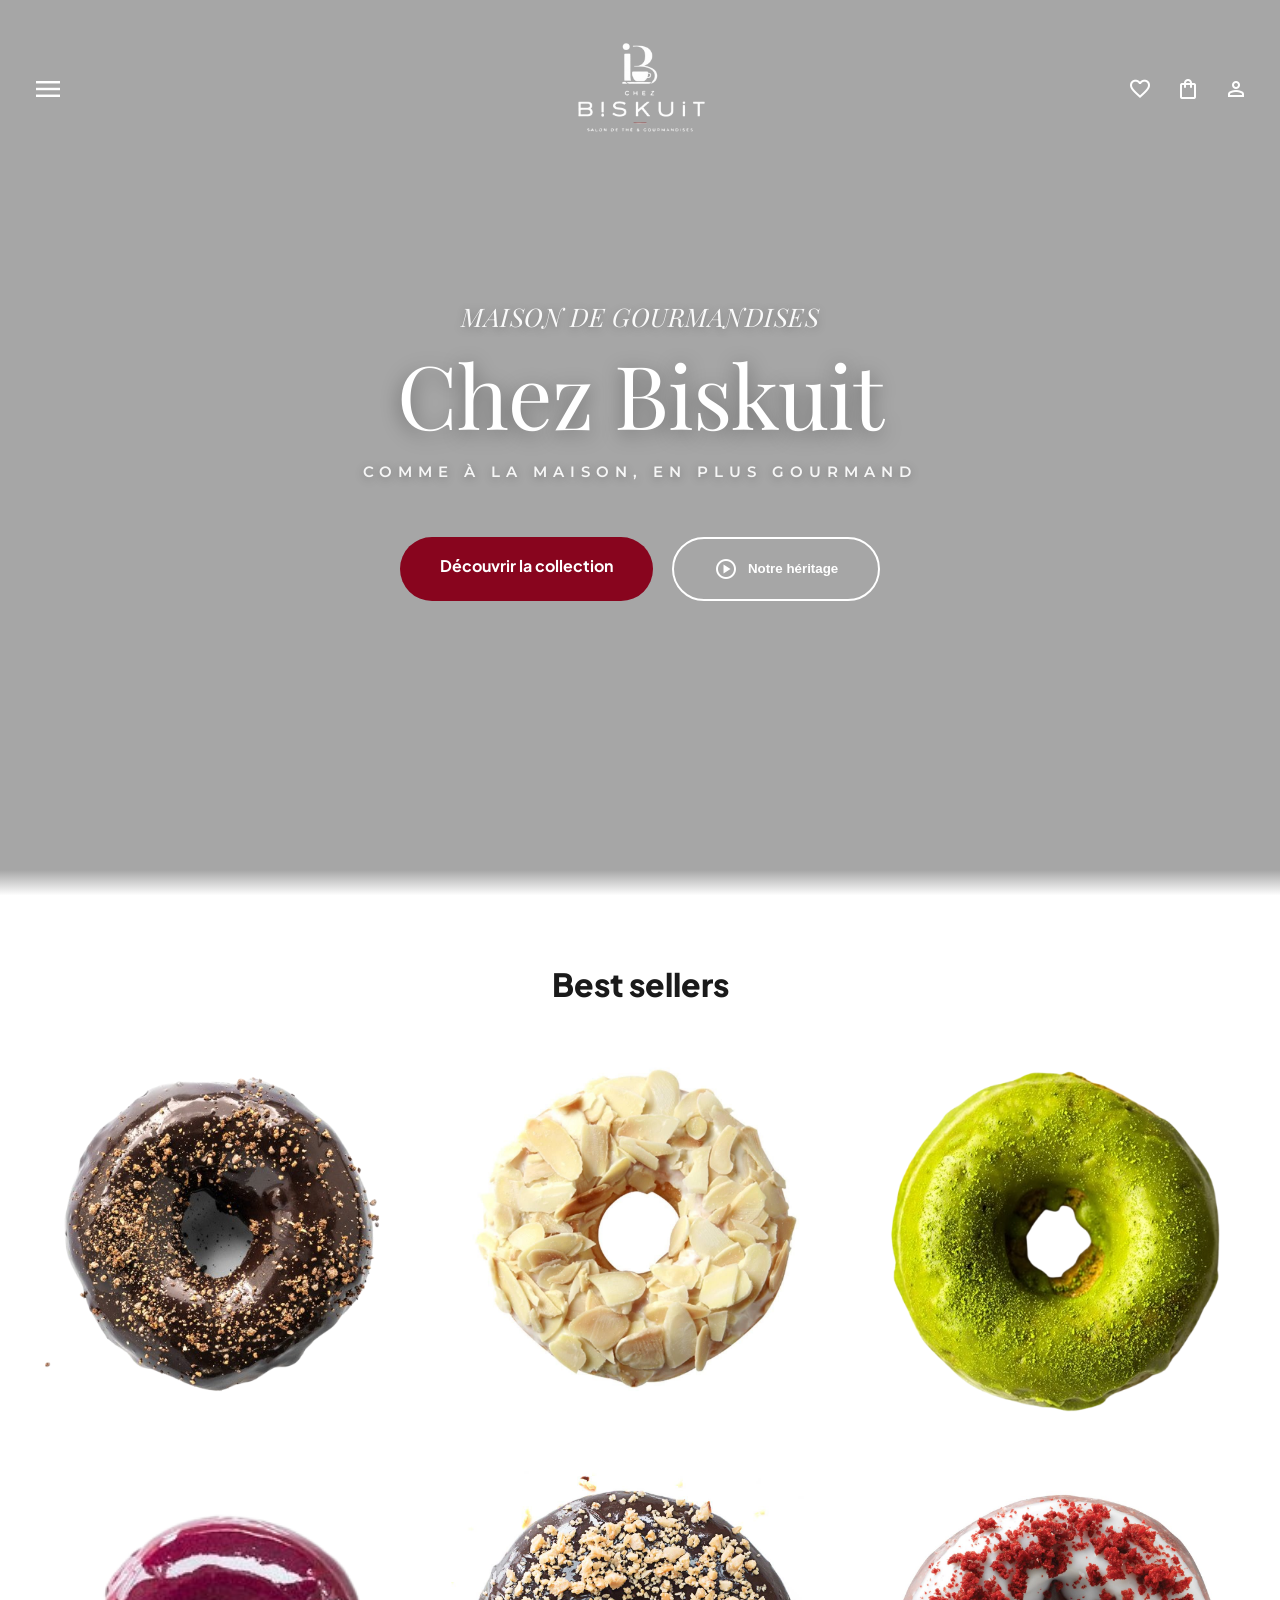
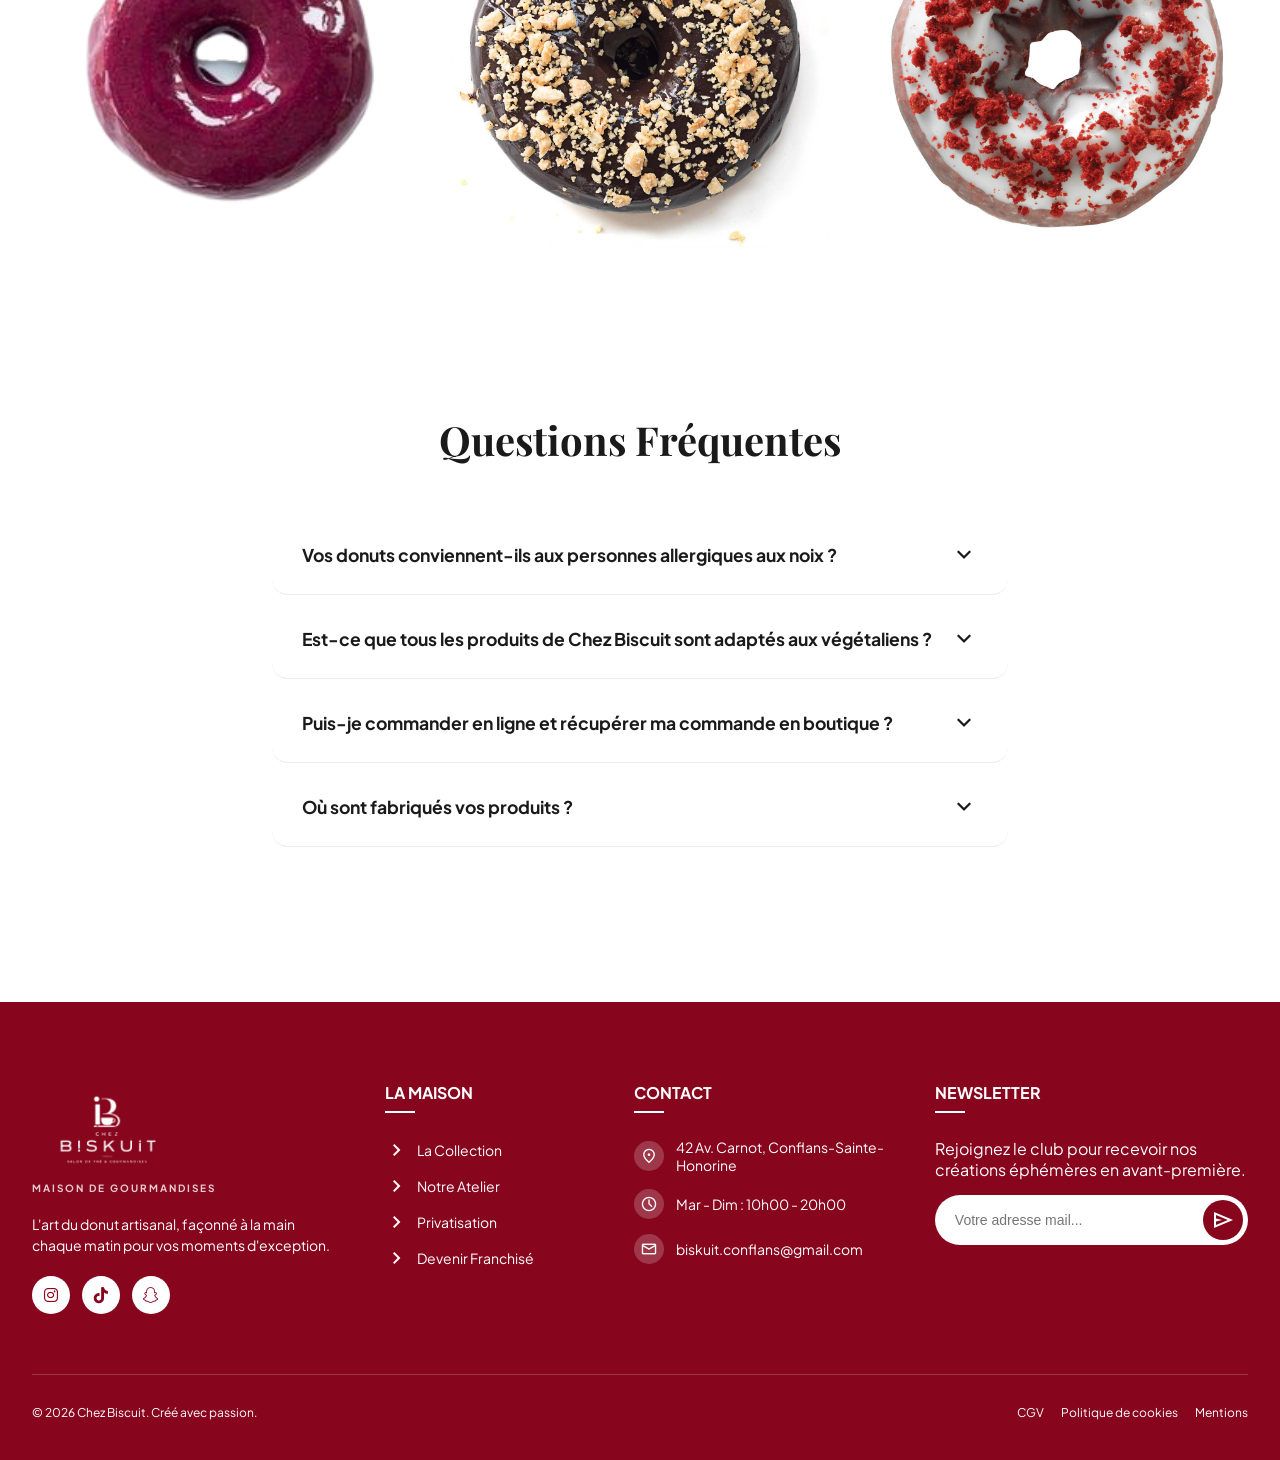
<file: index.html>
<!DOCTYPE html>
<html lang="fr">
<head>
    <meta charset="utf-8"/>
    <meta content="width=device-width, initial-scale=1.0" name="viewport"/>
    <title>Chez Biscuit | Salon de thé </title>
    
    <link href="https://fonts.googleapis.com/css2?family=Plus+Jakarta+Sans:wght@300;400;500;600;700;800&family=Playfair+Display:ital,wght@0,400;0,700;1,400;1,700&family=Montserrat:wght@300;400;600;700&display=swap" rel="stylesheet">
    <link href="https://fonts.googleapis.com/css2?family=Material+Symbols+Outlined:wght,FILL@100..700,0..1&display=swap" rel="stylesheet"/>
    <link rel="stylesheet" href="https://cdnjs.cloudflare.com/ajax/libs/font-awesome/6.0.0/css/all.min.css"> 
    <link rel="stylesheet" href="index.css">

</head>
<body>

<header class="hero-section">
    <video autoplay muted loop playsinline class="video-bg">
        <source src="image/donut.mp4" type="video/mp4">
    </video>
    <div class="header-overlay-dark"></div>

    <nav class="navbar" id="mainNavbar">
        <div class="nav-container">
            <div class="nav-left">
                <span class="material-symbols-outlined menu-trigger" id="openBtn">menu</span>
            </div>
            <div class="logo-center">
                <a href="index.html" style="text-decoration: none; color: inherit;">
                    <img src="image/logo_blanc_1.png" alt="Logo Chez Biscuit" class="logo-img logo-light" style="width: 200px;height: auto;">
                    <img src="image/logo_B-removebg-preview.png" alt="Logo Chez Biscuit" class="logo-img logo-dark" style="width: 150px;">
                </a>
            </div>
            <div class="nav-right">
                <a href="favoris.html">
                    <span class="material-symbols-outlined desktop-only">favorite</span>
                </a>
                <a href="panier.html" class="desktop-only" style="color: inherit;"><span class="material-symbols-outlined">shopping_bag</span></a>
                <div class="user-menu-wrapper" style="position: relative;">
                     <a href="connexion.html" style="color: inherit;"><span class="material-symbols-outlined" id="userBtn" style="cursor:pointer;">person</span></a>
                </div>    
            </div>
        </div>
    </nav>

    <div id="mobileDrawer" class="mobile-nav-card">
        <div class="card-inner">
            <a href="index.html" class="card-link" style="background: var(--accent-pink); color: white; margin-top: 10px;">
                <span class="material-symbols-outlined" >home</span>Accueil
            </a>
            <a href="donut.html" class="card-link">
                <span class="material-symbols-outlined" style="color: #88051E;">restaurant_menu</span>La Carte
            </a>
            <a href="panier.html" class="card-link">
                <span class="material-symbols-outlined" style="color: #88051E;">shopping_bag</span>Mon Panier
            </a>
            <a href="histoire.html" class="card-link">
                <span class="material-symbols-outlined" style="color: #88051E;">history_edu</span>Histoire
            </a>
            <a href="evenement.html" class="card-link">
                <span class="material-symbols-outlined" style="color: #88051E;">celebration</span>Evènement
            </a>
            <a href="favoris.html" class="card-link">
                <span class="material-symbols-outlined" style="color: #88051E;">favorite</span>Favoris
            </a>
        </div>
    </div>

    <div class="hero-content">
        <p class="hero-tagline">MAISON DE GOURMANDISES</p>
        <h1 class="hero-title">Chez Biskuit</h1>
        <p class="hero-subtitle"> Comme à la maison, en plus gourmand</p>
        
        <div class="hero-btns">
            <a href="donut.html" class="btn-primary-solid">Découvrir la collection</a>
            <button class="btn-outline-white">
                <span class="material-symbols-outlined">play_circle</span> Notre héritage
            </button>
        </div>
    </div>
    
    <div class="fade-overlay"></div>
</header>

<main class="container" style="padding: 4rem 2rem;">
    <h2 style="text-align: center; margin-bottom: 3rem; font-weight: 800; font-size: 2rem;">Best sellers</h2>

    <div class="bakery-grid">
        <div class="pastry-card">
            <div class="image-container">
                <img src="image/d11_modifie.png" class="pastry-image" alt="Donut">
                <div class="overlay-voir-plus">
                    <p>Donuts Mms</p>
                    <a href="detail_produit.html" class="btn-plus">Voir plus</a>
                </div>
            </div>
        </div>
        
        <div class="pastry-card">
            <div class="image-container">
                <img src="image/d2.jpg" class="pastry-image" alt="Donut">
                <div class="overlay-voir-plus">
                    <p>Matcha Zen</p>
                    <a href="detail_produit.html" class="btn-plus">Voir plus</a>
                </div>
            </div>
        </div>

        <div class="pastry-card">
            <div class="image-container">
                <img src="image/d7_modifie.png" class="pastry-image" alt="Donut">
                <div class="overlay-voir-plus">
                    <p>Honey Glaze</p>
                    <a href="detail_produit.html" class="btn-plus">Voir plus</a>
                </div>
            </div>
        </div>

        <div class="pastry-card">
            <div class="image-container">
                <img src="image/d9_modifie.png" class="pastry-image" alt="Donut">
                <div class="overlay-voir-plus">
                    <p>Donuts Mms</p>
                    <a href="detail_produit.html" class="btn-plus">Voir plus</a>
                </div>
            </div>
        </div>
        
        <div class="pastry-card">
            <div class="image-container">
                <img src="image/d10µ.jpg" class="pastry-image" alt="Donut">
                <div class="overlay-voir-plus">
                    <p>Matcha Zen</p>
                    <a href="detail_produit.html" class="btn-plus">Voir plus</a>
                </div>
            </div>
        </div>

        <div class="pastry-card">
            <div class="image-container">
                <img src="image/d8.jpg" class="pastry-image" alt="Donut">
                <div class="overlay-voir-plus">
                    <p>Honey Glaze</p>
                    <a href="detail_produit.html" class="btn-plus">Voir plus</a>
                </div>
            </div>
        </div>
    </div>
</main>

<section class="faq-section">
    <div class="container-small">
        <h2 class="serif">Questions Fréquentes</h2>
        
        <div class="faq-item">
            <button class="faq-question">
                Vos donuts conviennent-ils aux personnes allergiques aux noix ?
                <span class="material-symbols-outlined">expand_more</span>
            </button>
            <div class="faq-answer">
                <p>Bien que nous fassions très attention, tous nos produits sont préparés dans un environnement manipulant des fruits à coque.</p>
            </div>
        </div>

        <div class="faq-item">
            <button class="faq-question">
                Est-ce que tous les produits de Chez Biscuit sont adaptés aux végétaliens ?
                <span class="material-symbols-outlined">expand_more</span>
            </button>
            <div class="faq-answer">
                <p>Nous proposons une large gamme de donuts et bento cakes 100% vegan sans compromis sur le goût.</p>
            </div>
        </div>

        <div class="faq-item">
            <button class="faq-question">
                Puis-je commander en ligne et récupérer ma commande en boutique ?
                <span class="material-symbols-outlined">expand_more</span>
            </button>
            <div class="faq-answer">
                <p>Oui, choisissez l'option "Click & Collect" au moment du paiement pour retirer votre commande gratuitement.</p>
            </div>
        </div>

        <div class="faq-item">
            <button class="faq-question">
                Où sont fabriqués vos produits ?
                <span class="material-symbols-outlined">expand_more</span>
            </button>
            <div class="faq-answer">
                <p>Tous nos produits sont fabriqués localement dans notre atelier principal.</p>
            </div>
        </div>
    </div>
</section>

<footer class="site-footer">
    <div class="container">
        <div class="footer-grid">
            <div class="footer-col branding">
                <div class="footer-logo">
                     <a href="index.html" style="text-decoration: none; color: inherit;">
                                <img src="image/logo_blanc_1.png" alt="" style="width: 150px;">

                    </a>
                    <span class="logo-subtext">MAISON DE GOURMANDISES</span>
                </div>
                <p class="footer-tagline">L'art du donut artisanal, façonné à la main chaque matin pour vos moments d'exception.</p>
                <div class="footer-socials">
                    <a href="https://www.instagram.com/biskuit_conflans/reels/" class="social-link"><i class="fab fa-instagram"></i></a>
                    <a href="https://www.tiktok.com/@homedonutsconflans" class="social-link"><i class="fab fa-tiktok"></i></a>
                    <a href="#" class="social-link"><i class="fab fa-snapchat"></i></a>
                </div>
            </div>

            <div class="footer-col">
                <h4 class="footer-heading">La Maison</h4>
                <ul class="footer-links">
                    <li><a href="donut.html"><span class="material-symbols-outlined">chevron_right</span>La Collection</a></li>
                    <li><a href="histoire.html"><span class="material-symbols-outlined">chevron_right</span>Notre Atelier</a></li>
                    <li><a href="evenement.html"><span class="material-symbols-outlined">chevron_right</span>Privatisation</a></li>
                    <li><a href="#"><span class="material-symbols-outlined">chevron_right</span>Devenir Franchisé</a></li>
                </ul>
            </div>

            <div class="footer-col">
                <h4 class="footer-heading">Contact</h4>
                <div class="contact-info">
                    <div class="info-item">
                        <span class="material-symbols-outlined">location_on</span>
                        <p>42 Av. Carnot, Conflans-Sainte-Honorine</p>
                    </div>
                    <div class="info-item">
                        <span class="material-symbols-outlined">schedule</span>
                        <p>Mar - Dim : 10h00 - 20h00</p>
                    </div>
                    <div class="info-item">
                        <span class="material-symbols-outlined">mail</span>
                        <p>biskuit.conflans@gmail.com</p>
                    </div>
                </div>
            </div>

            <div class="footer-col">
                <h4 class="footer-heading">Newsletter</h4>
                <p class="news-text">Rejoignez le club pour recevoir nos créations éphémères en avant-première.</p>
                <div class="newsletter-group">
                    <input type="email" placeholder="Votre adresse mail..." class="news-input">
                    <button class="news-btn">
                        <span class="material-symbols-outlined">send</span>
                    </button>
                </div>
            </div>
        </div>

        <div class="footer-bottom">
            <p>© 2026 Chez Biscuit. Créé avec passion.</p>
            <div class="footer-legal">
                <a href="#">CGV</a>
                <a href="#">Politique de cookies</a>
                <a href="#">Mentions</a>
            </div>
        </div>
    </div>
</footer>


<script src="index.js"></script>
</body>
</html>
</file>
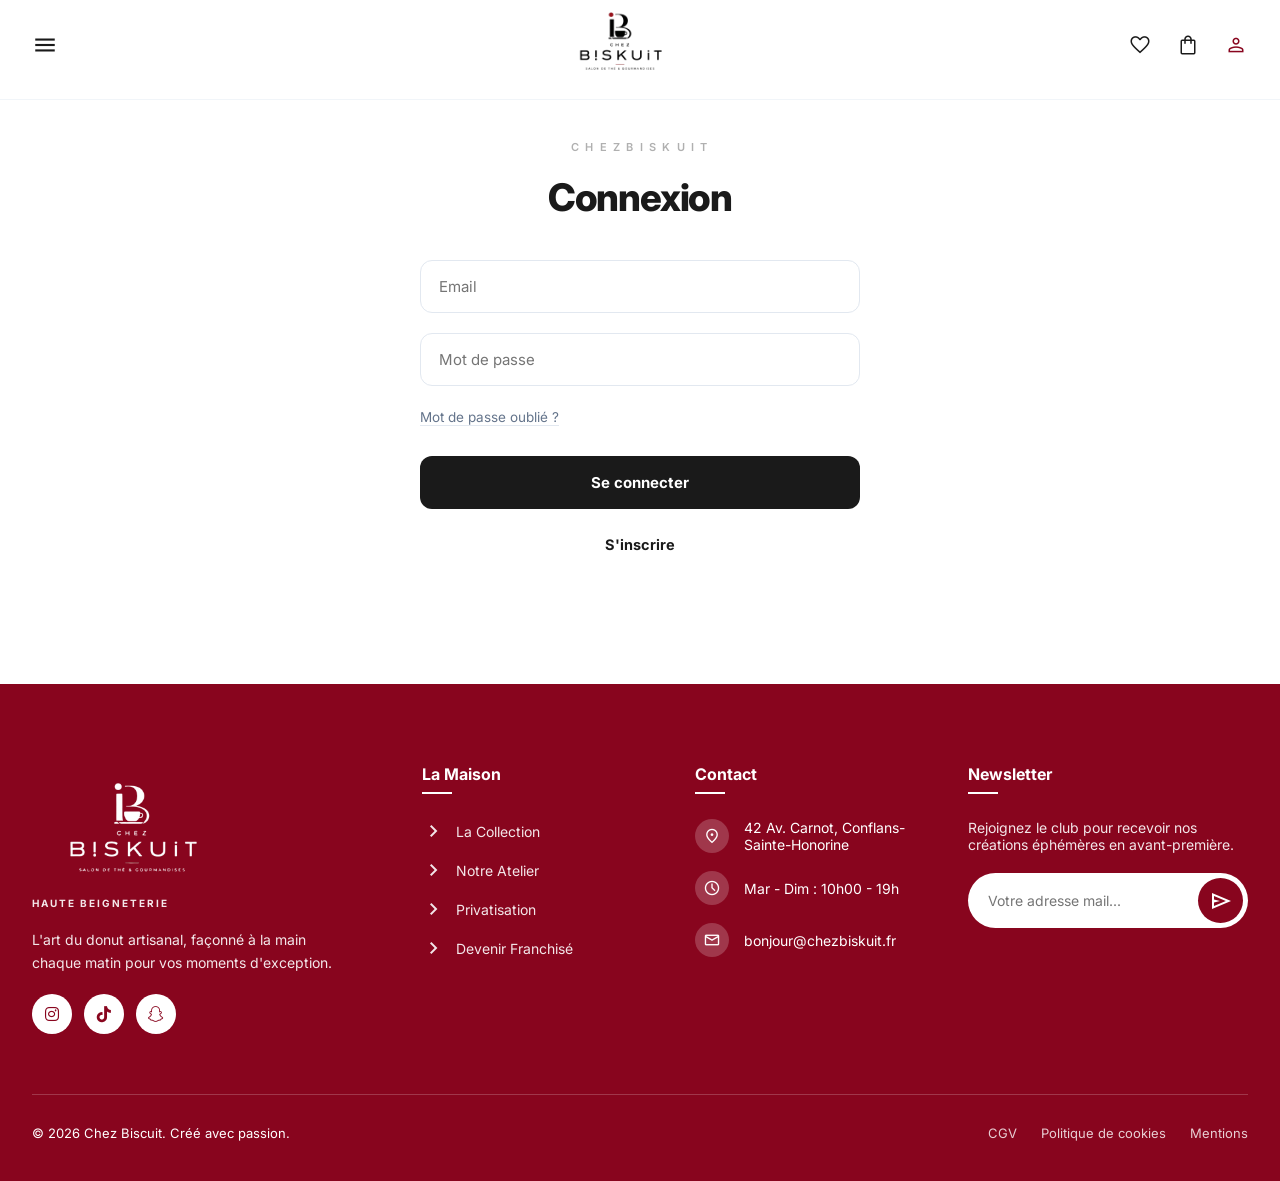
<file: connexion.html>
<!DOCTYPE html>
<html lang="fr">
<head>
    <meta charset="UTF-8">
    <meta name="viewport" content="width=device-width, initial-scale=1.0">
    <title>Connexion | ChezBiskuit</title>
    <link href="https://fonts.googleapis.com/css2?family=Inter:ital,opsz,wght@0,14..32,100..900;1,14..32,100..900&display=swap" rel="stylesheet">
    <link href="https://fonts.googleapis.com/css2?family=Material+Symbols+Outlined:wght@100..700" rel="stylesheet"/>
    <link rel="stylesheet" href="https://cdnjs.cloudflare.com/ajax/libs/font-awesome/6.0.0/css/all.min.css"> 
     <link rel="stylesheet" href="connexion.css">
    <style>
      
    </style>
</head>
<body>

<!-- OVERLAY -->
<div class="nav-overlay" id="navOverlay"></div>

<!-- MOBILE DRAWER -->
<div id="mobileDrawer" class="mobile-nav-card">
    <div class="card-inner">
        <a href="index.html" class="card-link"><span class="material-symbols-outlined">home</span>Accueil</a>
        <a href="donut.html" class="card-link"><span class="material-symbols-outlined">restaurant_menu</span>La Carte</a>
        <a href="panier.html" class="card-link"><span class="material-symbols-outlined">shopping_bag</span>Mon Panier</a>
        <a href="histoire.html" class="card-link"><span class="material-symbols-outlined">history_edu</span>Histoire</a>
        <a href="evenement.html" class="card-link"><span class="material-symbols-outlined">celebration</span>Evènement</a>
        <a href="favoris.html" class="card-link"><span class="material-symbols-outlined">favorite</span>Favoris</a>
    </div>
</div>

<!-- NAVBAR -->
<nav class="navbar">
    <div class="nav-container">
        <div class="nav-left">
            <span class="material-symbols-outlined menu-trigger" id="openBtn">menu</span>
        </div>
        <div class="logo-center">
            <a href="index.html" style="text-decoration: none; color: inherit;">
                 <img src="image/logo_B-removebg-preview.png" alt="" style="width: 130px; height: auto;">

            </a>
        </div>
        <div class="nav-right">
            <a href="favoris.html" class="desktop-only" style="color: inherit;"><span class="material-symbols-outlined">favorite</span></a>
            <a href="panier.html" class="desktop-only" style="color: inherit;"><span class="material-symbols-outlined">shopping_bag</span></a>
            <a href="connexion.html" style="color: #88051E ;"><span class="material-symbols-outlined">person</span></a>
        </div>
    </div>
</nav>

<!-- FORMULAIRE CONNEXION -->
<div class="login-wrapper">
    <div class="login-card">
        <span class="brand-logo-mini">C H E Z B I S K U I T</span>
        <h1 class="main-title">Connexion</h1>
        <form>
            <div class="form-group">
                <input type="email" placeholder="Email" required>
            </div>
            <div class="form-group">
                <input type="password" placeholder="Mot de passe" required>
            </div>
            <div class="aux-links">
                <a href="#" class="link-gray">Mot de passe oublié ?</a>
            </div>
            <button type="submit" class="btn-submit">Se connecter</button>
        </form>
        <div class="form-footer">
            <a href="inscription.html" class="footer-link">S'inscrire</a>
        </div>
    </div>
</div>

<!-- FOOTER -->
<footer class="site-footer">
    <div class="container">
        <div class="footer-grid">
            <div class="footer-col branding">
                <div class="footer-logo">
                     <a href="index.html" style="text-decoration: none; color: inherit;">
        <!-- Remplacement de ChezBiskuit pour matcher exactement l'image -->
        <img src="image/logo_blanc_1.png" alt="" style="width: 200px;">

    </a>
                    <span class="logo-subtext">HAUTE BEIGNETERIE</span>
                </div>
                <p class="footer-tagline">L'art du donut artisanal, façonné à la main chaque matin pour vos moments d'exception.</p>
                <div class="footer-socials">
                    <a href="https://www.instagram.com/biskuit_conflans/reels/" class="social-link"><i class="fab fa-instagram"></i></a>
                    <a href="https://www.tiktok.com/@homedonutsconflans" class="social-link"><i class="fab fa-tiktok"></i></a>
                    <a href="#" class="social-link"><i class="fab fa-snapchat"></i></a>
                </div>
            </div>

            <div class="footer-col">
                <h4 class="footer-heading">La Maison</h4>
                <ul class="footer-links">
                    <li><a href="donut.html"><span class="material-symbols-outlined">chevron_right</span>La Collection</a></li>
                    <li><a href="histoire.html"><span class="material-symbols-outlined">chevron_right</span>Notre Atelier</a></li>
                    <li><a href="evenement.html"><span class="material-symbols-outlined">chevron_right</span>Privatisation</a></li>
                    <li><a href="#"><span class="material-symbols-outlined">chevron_right</span>Devenir Franchisé</a></li>
                </ul>
            </div>

            <div class="footer-col">
                <h4 class="footer-heading">Contact</h4>
                <div class="contact-info">
                    <div class="info-item">
                        <span class="material-symbols-outlined">location_on</span>
                        <p>42 Av. Carnot, Conflans-Sainte-Honorine</p>
                    </div>
                    <div class="info-item">
                        <span class="material-symbols-outlined">schedule</span>
                        <p>Mar - Dim : 10h00 - 19h</p>
                    </div>
                    <div class="info-item">
                        <span class="material-symbols-outlined">mail</span>
                        <p>bonjour@chezbiskuit.fr</p>
                    </div>
                </div>
            </div>

            <div class="footer-col">
                <h4 class="footer-heading">Newsletter</h4>
                <p class="news-text">Rejoignez le club pour recevoir nos créations éphémères en avant-première.</p>
                <div class="newsletter-group">
                    <input type="email" placeholder="Votre adresse mail..." class="news-input">
                    <button class="news-btn"><span class="material-symbols-outlined">send</span></button>
                </div>
            </div>
        </div>

        <div class="footer-bottom">
            <p>© 2026 Chez Biscuit. Créé avec passion.</p>
            <div class="footer-legal">
                <a href="#">CGV</a>
                <a href="#">Politique de cookies</a>
                <a href="#">Mentions</a>
            </div>
        </div>
    </div>
</footer>



<script src="connexion.js"></script>

</body>
</html>
</file>
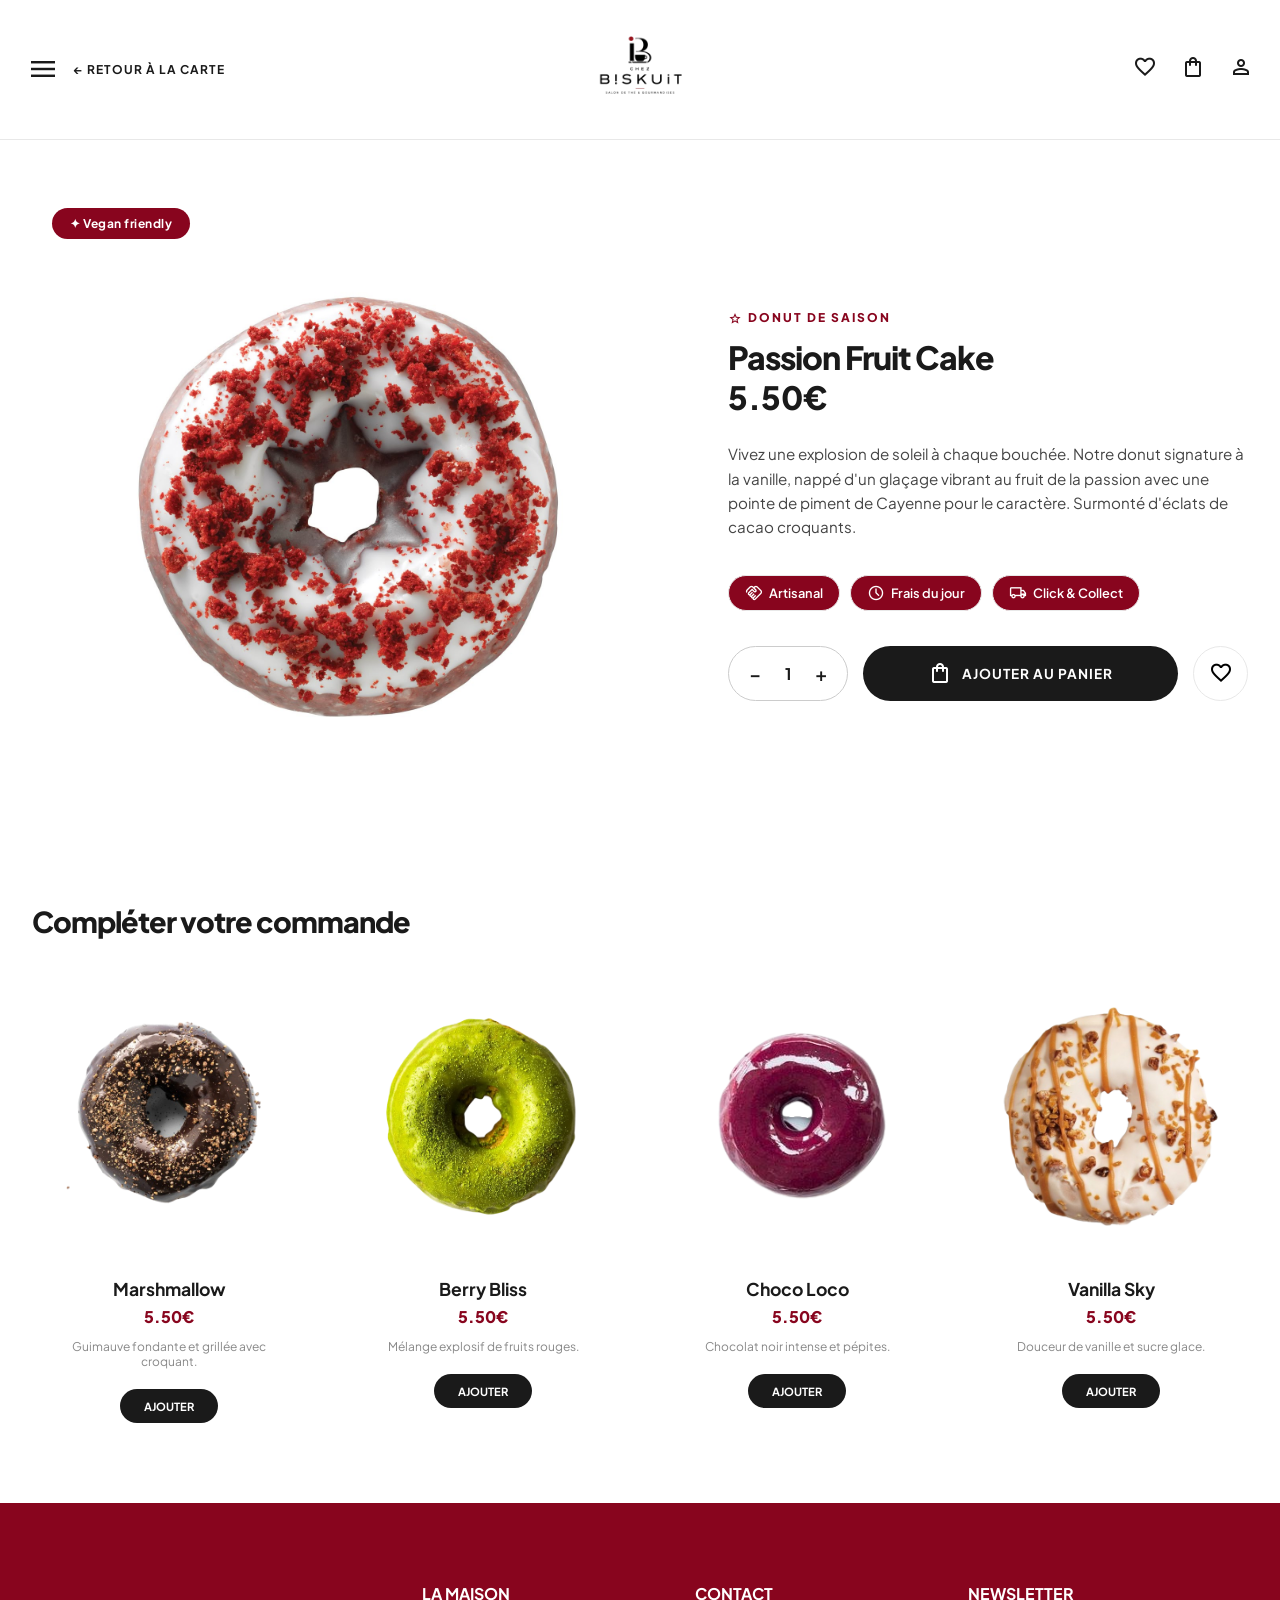
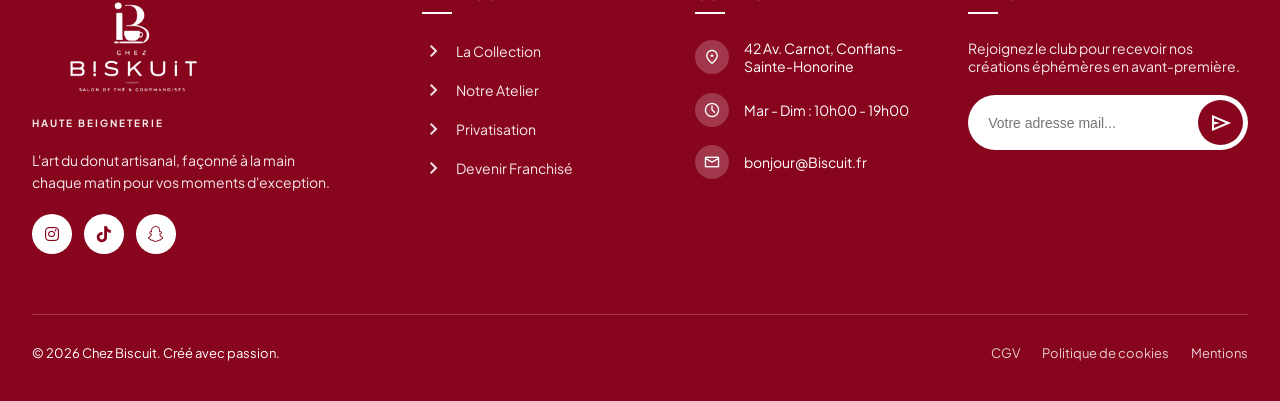
<file: detail_produit.html>
<!DOCTYPE html>
<html lang="fr">
<head>
    <meta charset="utf-8"/>
    <meta content="width=device-width, initial-scale=1.0" name="viewport"/>
    <title>Passion Fruit Cake | Chez B!SKUiT</title>
    
    <link href="https://fonts.googleapis.com/css2?family=Plus+Jakarta+Sans:wght@400;500;600;700;800&family=Playfair+Display:ital,wght@0,700;1,700&display=swap" rel="stylesheet">
    <link href="https://fonts.googleapis.com/css2?family=Material+Symbols+Outlined:wght@100..700" rel="stylesheet"/>
    <link rel="stylesheet" href="https://cdnjs.cloudflare.com/ajax/libs/font-awesome/6.0.0/css/all.min.css"> 
    <link rel="stylesheet" href="detail_produit.css">

    <style>

    </style>
</head>
<body>

<div id="mobileDrawer" class="mobile-nav-card">
    <div class="card-inner">
        <a href="index.html" class="card-link"><span class="material-symbols-outlined">home</span>Accueil</a>
        <a href="donut.html" class="card-link"><span class="material-symbols-outlined">restaurant_menu</span>La Carte</a>
        <a href="panier.html" class="card-link" style="background: var(--accent-pink); color: white; margin-top: 3px;"><span class="material-symbols-outlined">shopping_bag</span>Mon Panier</a>
        <a href="histoire.html" class="card-link"><span class="material-symbols-outlined">history_edu</span>Histoire</a>
        <a href="evenement.html" class="card-link"><span class="material-symbols-outlined">celebration</span>Evènement</a>
        <a href="favoris.html" class="card-link"><span class="material-symbols-outlined">favorite</span>Favoris</a>
    </div>
</div>

<nav class="navbar" id="mainNavbar">
    <div class="nav-container">
        <div class="nav-left">
            <span class="material-symbols-outlined menu-trigger" id="openBtn">menu</span>
            <a href="donut.html" class="back-shop desktop-only">← Retour à la carte</a>
        </div>
        
        <!-- Le logo en texte a été remplacé par ton logo en image ici -->
        <div class="logo-center">
            <a href="index.html" style="text-decoration: none; color: inherit;">
                <img src="image/logo_B-removebg-preview.png" alt="Chez Biskuit" style="width: 130px; height: auto;">
            </a>
        </div>

        <div class="nav-right">
            <a href="favoris.html"><span class="material-symbols-outlined desktop-only">favorite</span></a>  
            <a href="panier.html" class="desktop-only"><span class="material-symbols-outlined">shopping_bag</span></a>
            <a href="inscription.html"><span class="material-symbols-outlined">person</span></a>
        </div>
    </div>
</nav>

<main class="product-wrapper">
    <section class="product-visual-box">
        <span class="vegan-badge-pill">✦ Vegan friendly</span>
        <img src="image/d8.jpg" class="product-main-image" alt="Passion Fruit Cake">
    </section>

    <section class="product-details-box">
        <div class="season-tag">
            <span class="material-symbols-outlined" style="font-size: 14px;">star</span>
            Donut de Saison
        </div>
        <h1 class="product-main-title">Passion Fruit Cake</h1>
        
        <div class="product-price-tag">5.50€</div>
        
        <p class="product-main-desc">
            Vivez une explosion de soleil à chaque bouchée. Notre donut signature à la vanille, nappé d'un glaçage vibrant au fruit de la passion avec une pointe de piment de Cayenne pour le caractère. Surmonté d'éclats de cacao croquants.
        </p>

        <div class="feature-chips">
            <div class="feature-item"><span class="material-symbols-outlined">handshake</span>Artisanal</div>
            <div class="feature-item"><span class="material-symbols-outlined">schedule</span>Frais du jour</div>
            <div class="feature-item"><span class="material-symbols-outlined">local_shipping</span>Click & Collect</div>
        </div>

        <div class="purchase-row">
            <div class="qty-container">
                <span class="qty-action" id="minus-qty">−</span>
                <span class="qty-number" id="current-qty">1</span>
                <span class="qty-action" id="plus-qty">+</span>
            </div>
            
            <button class="add-to-cart-main" id="mainAddCartBtn">
                <span class="material-symbols-outlined">shopping_bag</span>
                Ajouter au panier
            </button>
            
            <button class="wishlist-toggle-btn" id="mainWishBtn">
                <span class="material-symbols-outlined">favorite_border</span>
            </button>
        </div>
    </section>
</main>



<section class="recommendations">
    <h2 class="rec-title">Compléter votre commande</h2>
    <div class="product-grid">
        
        <div class="product-card">
            <div class="image-container">
                <img src="image/d11_modifie.png" class="product-image" alt="Donut">
            </div>
            <h3>Marshmallow</h3>
            <div class="product-price">5.50€</div>
            <p class="product-desc">Guimauve fondante et grillée avec croquant.</p>
            <button class="add-to-cart">Ajouter</button>
        </div>

        <div class="product-card">
            <div class="image-container">
                <img src="image/d7_modifie.png" class="product-image" alt="Donut">
            </div>
            <h3>Berry Bliss</h3>
            <div class="product-price">5.50€</div>
            <p class="product-desc">Mélange explosif de fruits rouges.</p>
            <button class="add-to-cart">Ajouter</button>
        </div>

        <div class="product-card">
            <div class="image-container">
                <img src="image/d9_modifie.png" class="product-image" alt="Donut">
            </div>
            <h3>Choco Loco</h3>
            <div class="product-price">5.50€</div>
            <p class="product-desc">Chocolat noir intense et pépites.</p>
            <button class="add-to-cart">Ajouter</button>
        </div>

        <div class="product-card">
            <div class="image-container">
                <img src="image/d3.png" class="product-image" alt="Donut">
            </div>
            <h3>Vanilla Sky</h3>
            <div class="product-price">5.50€</div>
            <p class="product-desc">Douceur de vanille et sucre glace.</p>
            <button class="add-to-cart">Ajouter</button>
        </div>

    </div>
</section>

<footer class="site-footer">
    <div class="container">
        <div class="footer-grid">
            <div class="footer-col branding">
                <div class="footer-logo">
                    <img src="image/logo_blanc_1.png" alt="" style="width: 200px;">
                    <span class="logo-subtext">HAUTE BEIGNETERIE</span>
                </div>
                <p class="footer-tagline">L'art du donut artisanal, façonné à la main chaque matin pour vos moments d'exception.</p>
                <div class="footer-socials">
                    <a href="https://www.instagram.com/biskuit_conflans/reels/" class="social-link"><i class="fab fa-instagram"></i></a>
                    <a href="https://www.tiktok.com/@homedonutsconflans" class="social-link"><i class="fab fa-tiktok"></i></a>
                    <a href="#" class="social-link"><i class="fab fa-snapchat"></i></a>
                </div>
            </div>

            <div class="footer-col">
                <h4 class="footer-heading">La Maison</h4>
                <ul class="footer-links">
                    <li><a href="donut.html"><span class="material-symbols-outlined">chevron_right</span>La Collection</a></li>
                    <li><a href="histoire.html"><span class="material-symbols-outlined">chevron_right</span>Notre Atelier</a></li>
                    <li><a href="evenement.html"><span class="material-symbols-outlined">chevron_right</span>Privatisation</a></li>
                    <li><a href="#"><span class="material-symbols-outlined">chevron_right</span>Devenir Franchisé</a></li>
                </ul>
            </div>

            <div class="footer-col">
                <h4 class="footer-heading">Contact</h4>
                <div class="contact-info">
                    <div class="info-item">
                        <span class="material-symbols-outlined">location_on</span>
                        <p>42 Av. Carnot, Conflans-Sainte-Honorine</p>
                    </div>
                    <div class="info-item">
                        <span class="material-symbols-outlined">schedule</span>
                        <p>Mar - Dim : 10h00 - 19h00</p>
                    </div>
                    <div class="info-item">
                        <span class="material-symbols-outlined">mail</span>
                        <p>bonjour@Biscuit.fr</p>
                    </div>
                </div>
            </div>

            <div class="footer-col">
                <h4 class="footer-heading">Newsletter</h4>
                <p class="news-text">Rejoignez le club pour recevoir nos créations éphémères en avant-première.</p>
                <div class="newsletter-group">
                    <input type="email" placeholder="Votre adresse mail..." class="news-input">
                    <button class="news-btn"><span class="material-symbols-outlined">send</span></button>
                </div>
            </div>
        </div>

        <div class="footer-bottom">
            <p>© 2026 Chez Biscuit. Créé avec passion.</p>
            <div class="footer-legal">
                <a href="#">CGV</a>
                <a href="#">Politique de cookies</a>
                <a href="#">Mentions</a>
            </div>
        </div>
    </div>
</footer>

<script src="detail_produit.js"></script>
</body>
</html>
</file>
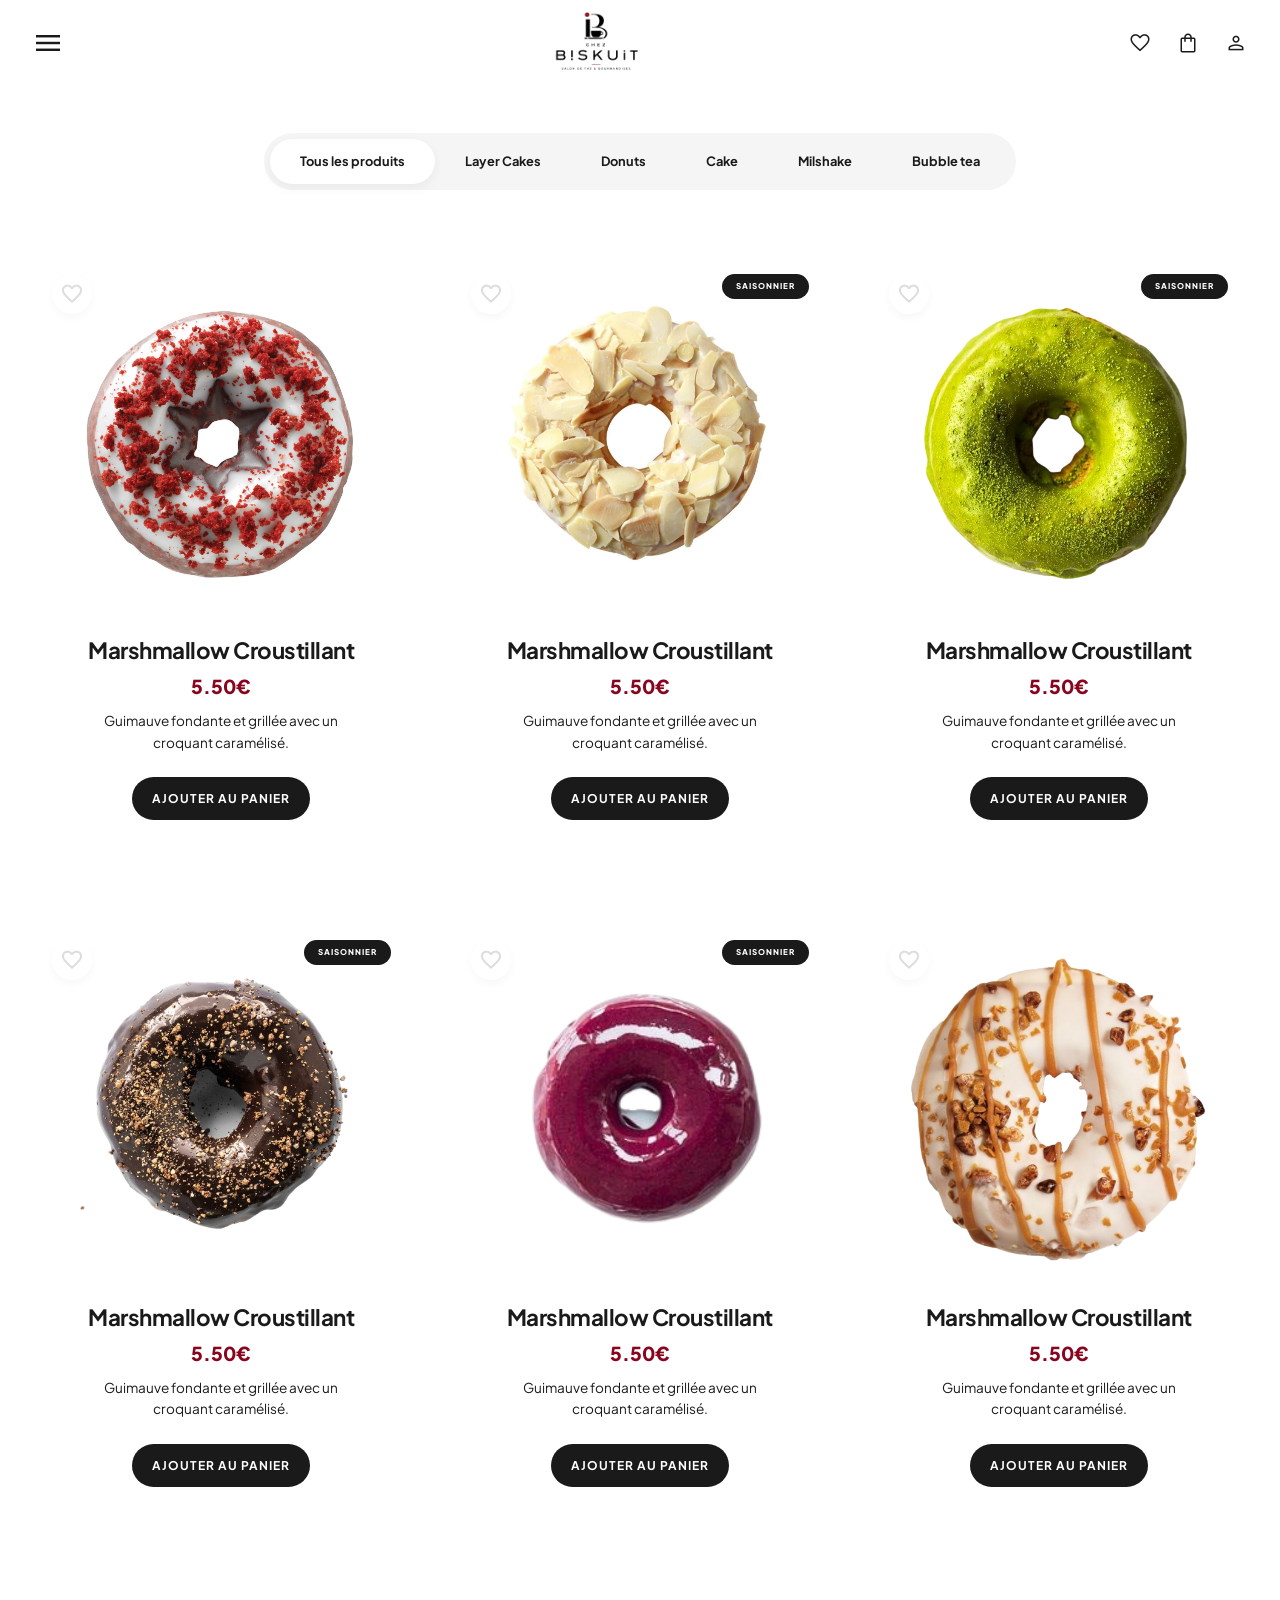
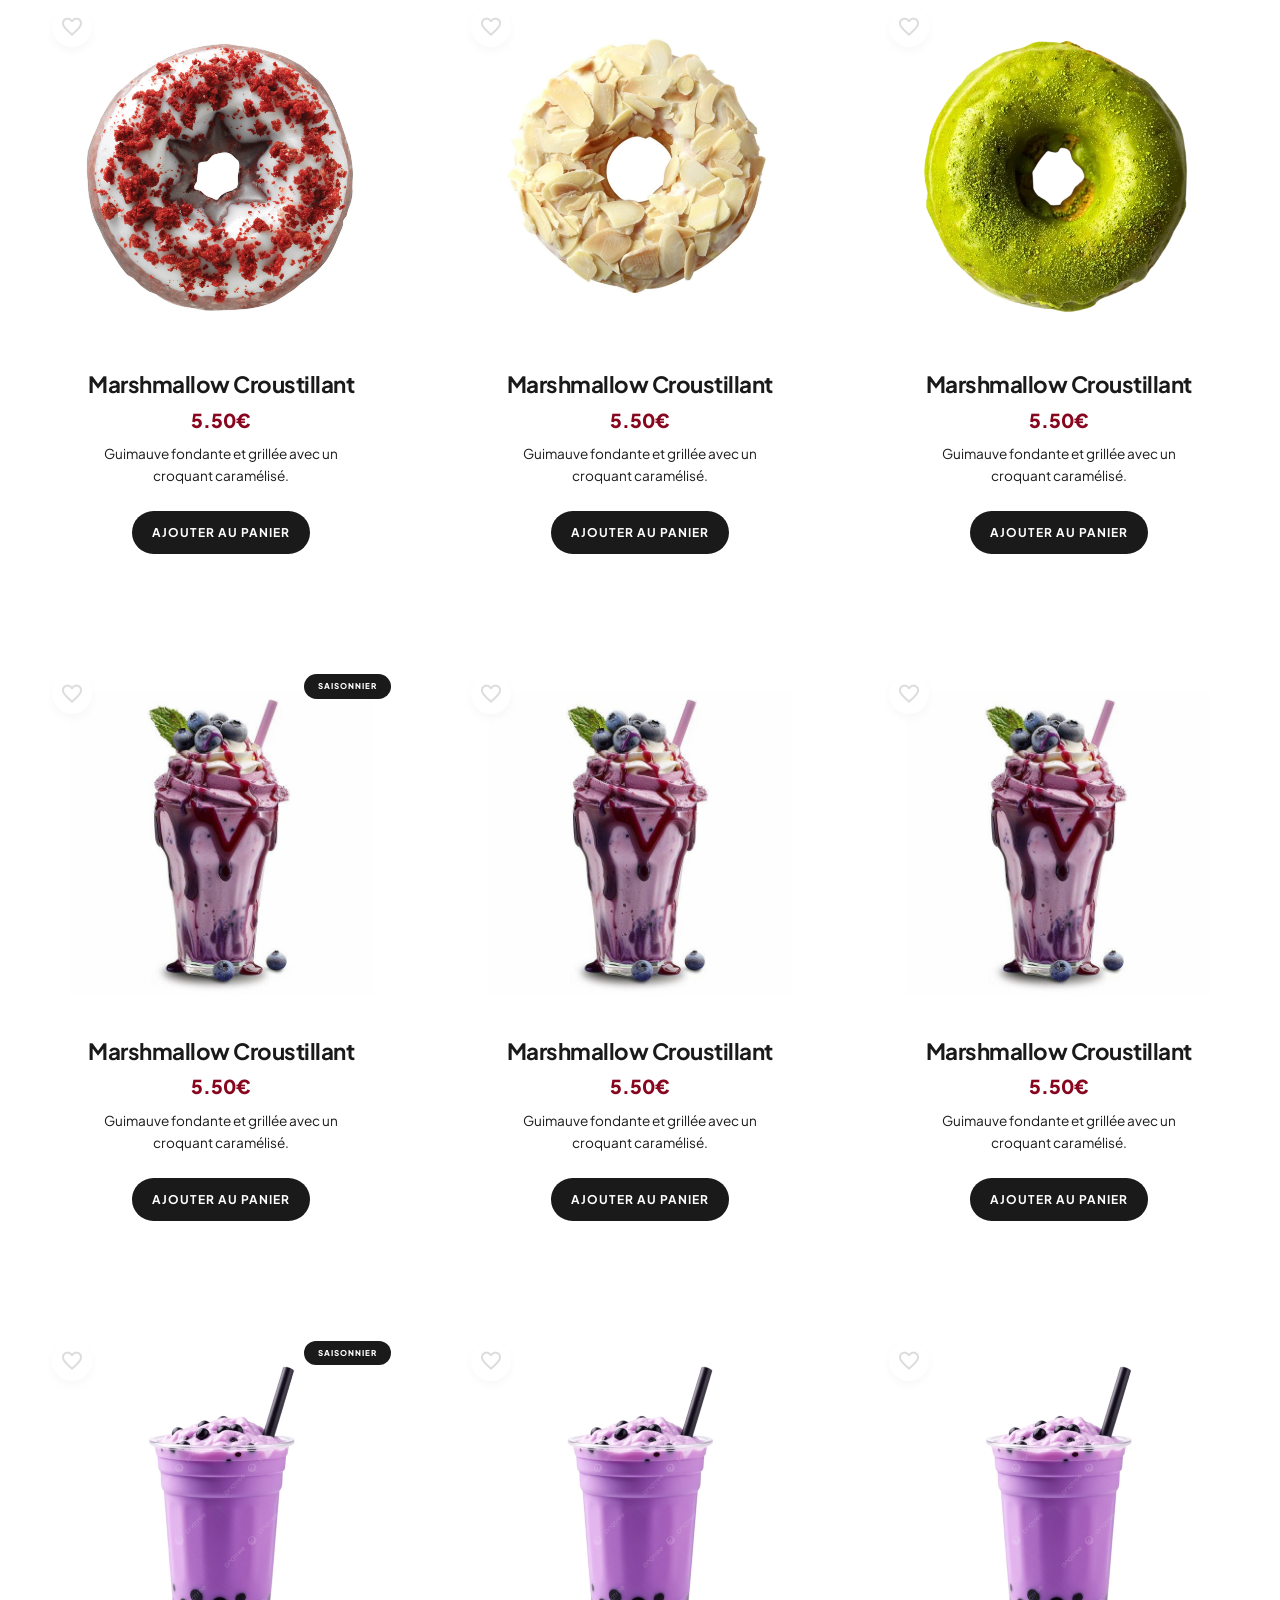
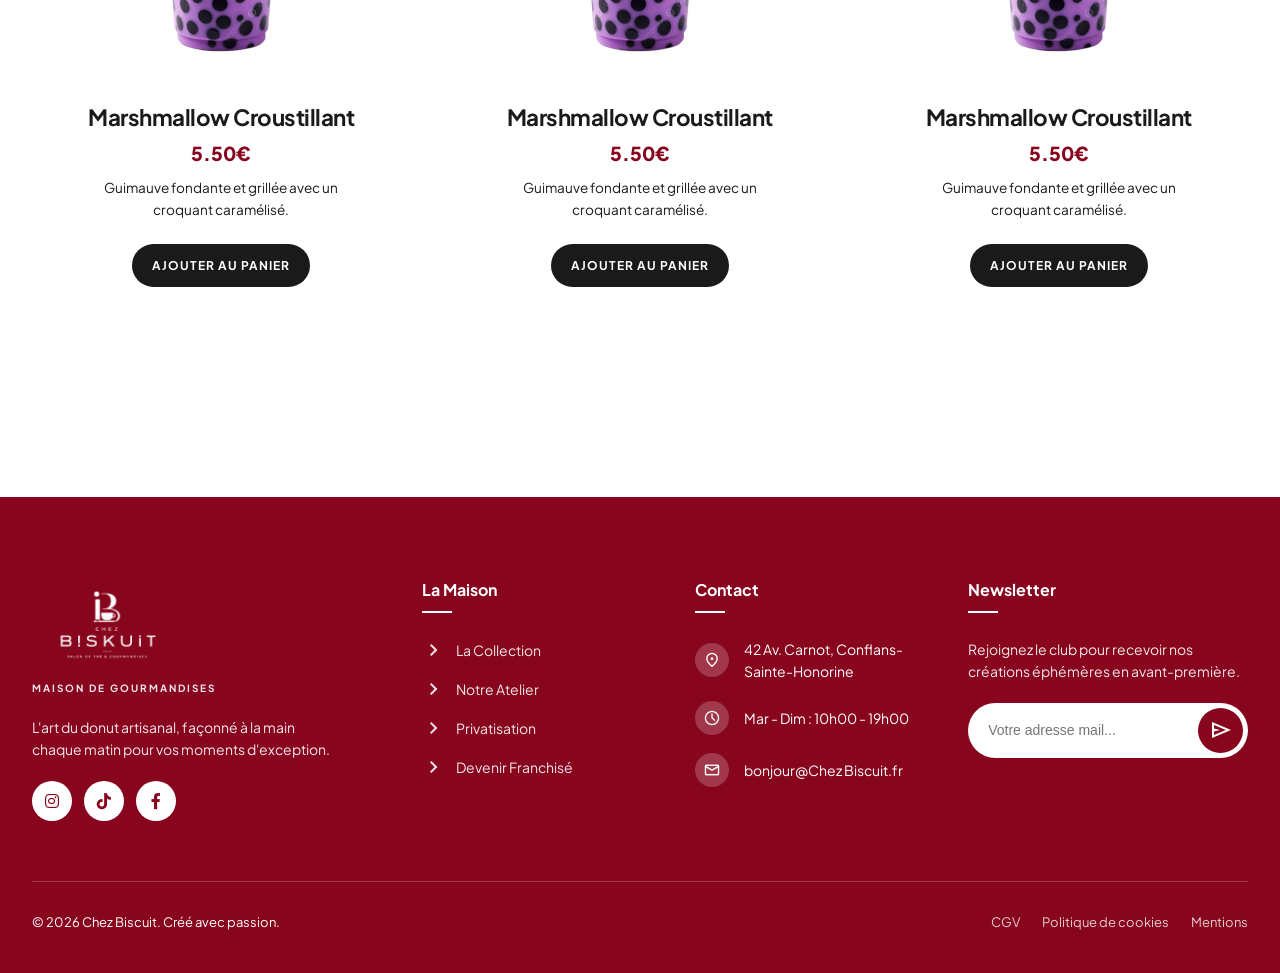
<file: donut.html>
<!DOCTYPE html>
<html lang="fr">
<head>
    <meta charset="utf-8"/>
    <meta content="width=device-width, initial-scale=1.0" name="viewport"/>
    <title>La Carte | Chez B!SKUiT</title>
    
    <link href="https://fonts.googleapis.com/css2?family=Plus+Jakarta+Sans:ital,wght@0,200;0,300;0,400;0,500;0,600;0,700;0,800&display=swap" rel="stylesheet">
    <link href="https://fonts.googleapis.com/css2?family=Material+Symbols+Outlined:wght@100..700" rel="stylesheet"/>
    <link rel="stylesheet" href="https://cdnjs.cloudflare.com/ajax/libs/font-awesome/6.0.0/css/all.min.css"> 
    <link rel="stylesheet" href="donut.css">

</head>
<body>

<div id="mobileDrawer" class="mobile-nav-card">
        <div class="card-inner">
            <a href="index.html" class="card-link">
                <span class="material-symbols-outlined">home</span>Accueil
            </a>
            <a href="donut.html" class="card-link"style="background: var(--accent-pink); color: white; margin-top: 5px;">
                <span class="material-symbols-outlined">restaurant_menu</span>La Carte
            </a>
            <a href="panier.html" class="card-link">
                <span class="material-symbols-outlined">shopping_bag</span>Mon Panier
            </a>
            <a href="histoire.html" class="card-link">
                <span class="material-symbols-outlined">history_edu</span>Histoire
            </a>
            <a href="evenement.html" class="card-link">
                <span class="material-symbols-outlined">celebration</span>Evènement
            </a>

              <a href="favoris.html" class="card-link">
                <span class="material-symbols-outlined">favorite</span>Favoris
            </a>

           
        </div>
    </div>

<nav class="navbar">
    <div class="nav-container">
        <div class="nav-left">
            <span class="material-symbols-outlined menu-trigger" id="openBtn">menu</span>
        </div>
        
         <div class="logo-center">
    <a href="index.html" style="text-decoration: none; color: inherit;">
        <!-- Remplacement de ChezBiskuit pour matcher exactement l'image -->
                          <img src="image/logo_B-removebg-preview.png" alt="" style="width: 130px; height: auto;">

    </a>
</div>

        <div class="nav-right">
            <a href="favoris.html"><span class="material-symbols-outlined desktop-only" style="color: #1A1A1A;">favorite</span></a>  
            <a href="panier.html" class="desktop-only" style="color: inherit;"><span class="material-symbols-outlined">shopping_bag</span></a>
            <a href="connexion.html" style="color: inherit;"><span class="material-symbols-outlined">person</span></a>
        </div>
    </div>
</nav>
    <header class="shop-header">
      

        <div class="filter-bar">
            <div class="filter-item active">Tous les produits</div>
            <div class="filter-item"> Layer Cakes </div>
            <div class="filter-item">Donuts</div>
            <div class="filter-item">Cake</div>
            <div class="filter-item">Milshake</div>
            <div class="filter-item">Bubble tea</div>

        </div>
    </header>

 <main class="product-grid" id="products-grid">
        
        <div class="product-card">
            <div class="image-container">
                <button class="favorite-btn">
                    <span class="material-symbols-outlined">favorite</span>
                </button>
                <img src="image/d8.jpg" class="product-image" alt="Marshmallow">
            </div>
            <h3>Marshmallow Croustillant</h3>
            <div class="product-price">5.50€</div>
            <p class="product-desc">Guimauve fondante et grillée avec un croquant caramélisé.</p>
            <button class="add-to-cart" onclick="ajouterAuPanier(1, 'Marshmallow Croustillant', 5.50, 'image/d8.jpg')">
                Ajouter au panier
            </button>
        </div>

        <div class="product-card">
            <div class="image-container">
                <button class="favorite-btn">
                    <span class="material-symbols-outlined">favorite</span>
                </button>
                <span class="seasonal-tag">Saisonnier</span>
                <img src="image/d2.jpg" class="product-image" alt="Marshmallow">
            </div>
            <h3>Marshmallow Croustillant</h3>
            <div class="product-price">5.50€</div>
            <p class="product-desc">Guimauve fondante et grillée avec un croquant caramélisé.</p>
            <button class="add-to-cart" onclick="ajouterAuPanier(2, 'Marshmallow Croustillant', 5.50, 'image/d2.jpg')">
                Ajouter au panier
            </button>
        </div>

        <div class="product-card">
            <div class="image-container">
                <button class="favorite-btn">
                    <span class="material-symbols-outlined">favorite</span>
                </button>
                <span class="seasonal-tag">Saisonnier</span>
                <img src="image/d7_modifie.png" class="product-image" alt="Marshmallow">
            </div>
            <h3>Marshmallow Croustillant</h3>
            <div class="product-price">5.50€</div>
            <p class="product-desc">Guimauve fondante et grillée avec un croquant caramélisé.</p>
            <button class="add-to-cart" onclick="ajouterAuPanier(3, 'Marshmallow Croustillant', 5.50, 'image/d7_modifie.png')">
                Ajouter au panier
            </button>
        </div>

        <div class="product-card">
            <div class="image-container">
                <button class="favorite-btn">
                    <span class="material-symbols-outlined">favorite</span>
                </button>
                <span class="seasonal-tag">Saisonnier</span>
                <img src="image/d11_modifie.png" class="product-image" alt="Marshmallow">
            </div>
            <h3>Marshmallow Croustillant</h3>
            <div class="product-price">5.50€</div>
            <p class="product-desc">Guimauve fondante et grillée avec un croquant caramélisé.</p>
            <button class="add-to-cart" onclick="ajouterAuPanier(4, 'Marshmallow Croustillant', 5.50, 'image/d11_modifie.png')">
                Ajouter au panier
            </button>
        </div>

        <div class="product-card">
            <div class="image-container">
                <button class="favorite-btn">
                    <span class="material-symbols-outlined">favorite</span>
                </button>
                <span class="seasonal-tag">Saisonnier</span>
                <img src="image/d9_modifie.png" class="product-image" alt="Marshmallow">
            </div>
            <h3>Marshmallow Croustillant</h3>
            <div class="product-price">5.50€</div>
            <p class="product-desc">Guimauve fondante et grillée avec un croquant caramélisé.</p>
            <button class="add-to-cart" onclick="ajouterAuPanier(5, 'Marshmallow Croustillant', 5.50, 'image/d9_modifie.png')">
                Ajouter au panier
            </button>
        </div>

        <div class="product-card">
            <div class="image-container">
                <button class="favorite-btn">
                    <span class="material-symbols-outlined">favorite</span>
                </button>
                <img src="image/d3.png" class="product-image" alt="Marshmallow">
            </div>
            <h3>Marshmallow Croustillant</h3>
            <div class="product-price">5.50€</div>
            <p class="product-desc">Guimauve fondante et grillée avec un croquant caramélisé.</p>
            <button class="add-to-cart" onclick="ajouterAuPanier(6, 'Marshmallow Croustillant', 5.50, 'image/d3.png')">
                Ajouter au panier
            </button>
        </div>

        <div class="product-card">
            <div class="image-container">
                <button class="favorite-btn">
                    <span class="material-symbols-outlined">favorite</span>
                </button>
                <img src="image/d8.jpg" class="product-image" alt="Marshmallow">
            </div>
            <h3>Marshmallow Croustillant</h3>
            <div class="product-price">5.50€</div>
            <p class="product-desc">Guimauve fondante et grillée avec un croquant caramélisé.</p>
            <button class="add-to-cart" onclick="ajouterAuPanier(7, 'Marshmallow Croustillant', 5.50, 'image/d8.jpg')">
                Ajouter au panier
            </button>
        </div>

        <div class="product-card">
            <div class="image-container">
                <button class="favorite-btn">
                    <span class="material-symbols-outlined">favorite</span>
                </button>
                <img src="image/d2.jpg" class="product-image" alt="Marshmallow">
            </div>
            <h3>Marshmallow Croustillant</h3>
            <div class="product-price">5.50€</div>
            <p class="product-desc">Guimauve fondante et grillée avec un croquant caramélisé.</p>
            <button class="add-to-cart" onclick="ajouterAuPanier(8, 'Marshmallow Croustillant', 5.50, 'image/d2.jpg')">
                Ajouter au panier
            </button>
        </div>

        <div class="product-card">
            <div class="image-container">
                <button class="favorite-btn">
                    <span class="material-symbols-outlined">favorite</span>
                </button>
                <img src="image/d7_modifie.png" class="product-image" alt="Marshmallow">
            </div>
            <h3>Marshmallow Croustillant</h3>
            <div class="product-price">5.50€</div>
            <p class="product-desc">Guimauve fondante et grillée avec un croquant caramélisé.</p>
            <button class="add-to-cart" onclick="ajouterAuPanier(9, 'Marshmallow Croustillant', 5.50, 'image/d7_modifie.png')">
                Ajouter au panier
            </button>
        </div>

         <div class="product-card">
            <div class="image-container">
                <button class="favorite-btn">
                    <span class="material-symbols-outlined">favorite</span>
                </button>
                <span class="seasonal-tag">Saisonnier</span>
                <img src="image/M1.jpg" class="product-image" alt="Marshmallow">
            </div>
            <h3>Marshmallow Croustillant</h3>
            <div class="product-price">5.50€</div>
            <p class="product-desc">Guimauve fondante et grillée avec un croquant caramélisé.</p>
            <button class="add-to-cart" onclick="ajouterAuPanier(5, 'Marshmallow Croustillant', 5.50, 'image/d9_modifie.png')">
                Ajouter au panier
            </button>
        </div>

        <div class="product-card">
            <div class="image-container">
                <button class="favorite-btn">
                    <span class="material-symbols-outlined">favorite</span>
                </button>
                <img src="image/M1.jpg" class="product-image" alt="Marshmallow">
            </div>
            <h3>Marshmallow Croustillant</h3>
            <div class="product-price">5.50€</div>
            <p class="product-desc">Guimauve fondante et grillée avec un croquant caramélisé.</p>
            <button class="add-to-cart" onclick="ajouterAuPanier(6, 'Marshmallow Croustillant', 5.50, 'image/d3.png')">
                Ajouter au panier
            </button>
        </div>

        <div class="product-card">
            <div class="image-container">
                <button class="favorite-btn">
                    <span class="material-symbols-outlined">favorite</span>
                </button>
                <img src="image/M1.jpg" class="product-image" alt="Marshmallow">
            </div>
            <h3>Marshmallow Croustillant</h3>
            <div class="product-price">5.50€</div>
            <p class="product-desc">Guimauve fondante et grillée avec un croquant caramélisé.</p>
            <button class="add-to-cart" onclick="ajouterAuPanier(7, 'Marshmallow Croustillant', 5.50, 'image/d8.jpg')">
                Ajouter au panier
            </button>
        </div>

         <div class="product-card">
            <div class="image-container">
                <button class="favorite-btn">
                    <span class="material-symbols-outlined">favorite</span>
                </button>
                <span class="seasonal-tag">Saisonnier</span>
                <img src="image/bt1.jpg" class="product-image" alt="Marshmallow">
            </div>
            <h3>Marshmallow Croustillant</h3>
            <div class="product-price">5.50€</div>
            <p class="product-desc">Guimauve fondante et grillée avec un croquant caramélisé.</p>
            <button class="add-to-cart" onclick="ajouterAuPanier(5, 'Marshmallow Croustillant', 5.50, 'image/d9_modifie.png')">

               Ajouter au panier
            </button>
        </div>

        <div class="product-card">
            <div class="image-container">
                <button class="favorite-btn">
                    <span class="material-symbols-outlined">favorite</span>
                </button>
                <img src="image/bt1.jpg" class="product-image" alt="Marshmallow">
            </div>
            <h3>Marshmallow Croustillant</h3>
            <div class="product-price">5.50€</div>
            <p class="product-desc">Guimauve fondante et grillée avec un croquant caramélisé.</p>
            <button class="add-to-cart" onclick="ajouterAuPanier(6, 'Marshmallow Croustillant', 5.50, 'image/d3.png')">
                Ajouter au panier
            </button>
        </div>

        <div class="product-card">
            <div class="image-container">
                <button class="favorite-btn">
                    <span class="material-symbols-outlined">favorite</span>
                </button>
                <img src="image/bt1.jpg" class="product-image" alt="Marshmallow">
            </div>
            <h3>Marshmallow Croustillant</h3>
            <div class="product-price">5.50€</div>
            <p class="product-desc">Guimauve fondante et grillée avec un croquant caramélisé.</p>
            <button class="add-to-cart" onclick="ajouterAuPanier(7, 'Marshmallow Croustillant', 5.50, 'image/d8.jpg')">
                Ajouter au panier
            </button>
        </div>
    
        
</main>

<footer class="site-footer">
    <div class="container">
        <div class="footer-grid">
            
            <div class="footer-col branding">
                <div class="footer-logo">
 <a href="index.html" style="text-decoration: none; color: inherit;">
        <!-- Remplacement de ChezBiskuit pour matcher exactement l'image -->
        <img src="image/logo_blanc_1.png" alt="" style="width: 150px;">
    </a>
                    <span class="logo-subtext">MAISON DE GOURMANDISES</span>
                </div>
                <p class="footer-tagline">L'art du donut artisanal, façonné à la main chaque matin pour vos moments d'exception.</p>
                <div class="footer-socials">
                    <a href="https://www.instagram.com/biskuit_conflans/reels/" class="social-link"><i class="fab fa-instagram"></i></a>
                    <a href="https://www.tiktok.com/@homedonutsconflans" class="social-link"><i class="fab fa-tiktok"></i></a>
                    <a href="#" class="social-link"><i class="fab fa-facebook-f"></i></a>
                </div>
            </div>

            <div class="footer-col">
                <h4 class="footer-heading">La Maison</h4>
                <ul class="footer-links">
                    <li><a href="donut.html"><span class="material-symbols-outlined">chevron_right</span>La Collection</a></li>
                    <li><a href="histoire.html"><span class="material-symbols-outlined">chevron_right</span>Notre Atelier</a></li>
                    <li><a href="evenement.html"><span class="material-symbols-outlined">chevron_right</span>Privatisation</a></li>
                    <li><a href="#"><span class="material-symbols-outlined">chevron_right</span>Devenir Franchisé</a></li>
                </ul>
            </div>

            <div class="footer-col">
                <h4 class="footer-heading">Contact</h4>
                <div class="contact-info">
                    <div class="info-item">
                        <span class="material-symbols-outlined">location_on</span>
                        <p>42 Av. Carnot, Conflans-Sainte-Honorine</p>
                    </div>
                    <div class="info-item">
                        <span class="material-symbols-outlined">schedule</span>
                        <p>Mar - Dim : 10h00 - 19h00</p>
                    </div>
                    <div class="info-item">
                        <span class="material-symbols-outlined">mail</span>
                        <p>bonjour@Chez Biscuit.fr</p>
                    </div>
                </div>
            </div>

            <div class="footer-col">
                <h4 class="footer-heading">Newsletter</h4>
                <p class="news-text">Rejoignez le club pour recevoir nos créations éphémères en avant-première.</p>
                <div class="newsletter-group">
                    <input type="email" placeholder="Votre adresse mail..." class="news-input">
                    <button class="news-btn">
                        <span class="material-symbols-outlined">send</span>
                    </button>
                </div>
            </div>

        </div>

        <div class="footer-bottom">
            <p>© 2026 Chez Biscuit. Créé avec passion.</p>
            <div class="footer-legal">
                <a href="#">CGV</a>
                <a href="#">Politique de cookies</a>
                <a href="#">Mentions</a>
            </div>
        </div>
    </div>
</footer>


<script src="donut.js"></script>
</body>
</html>
</file>
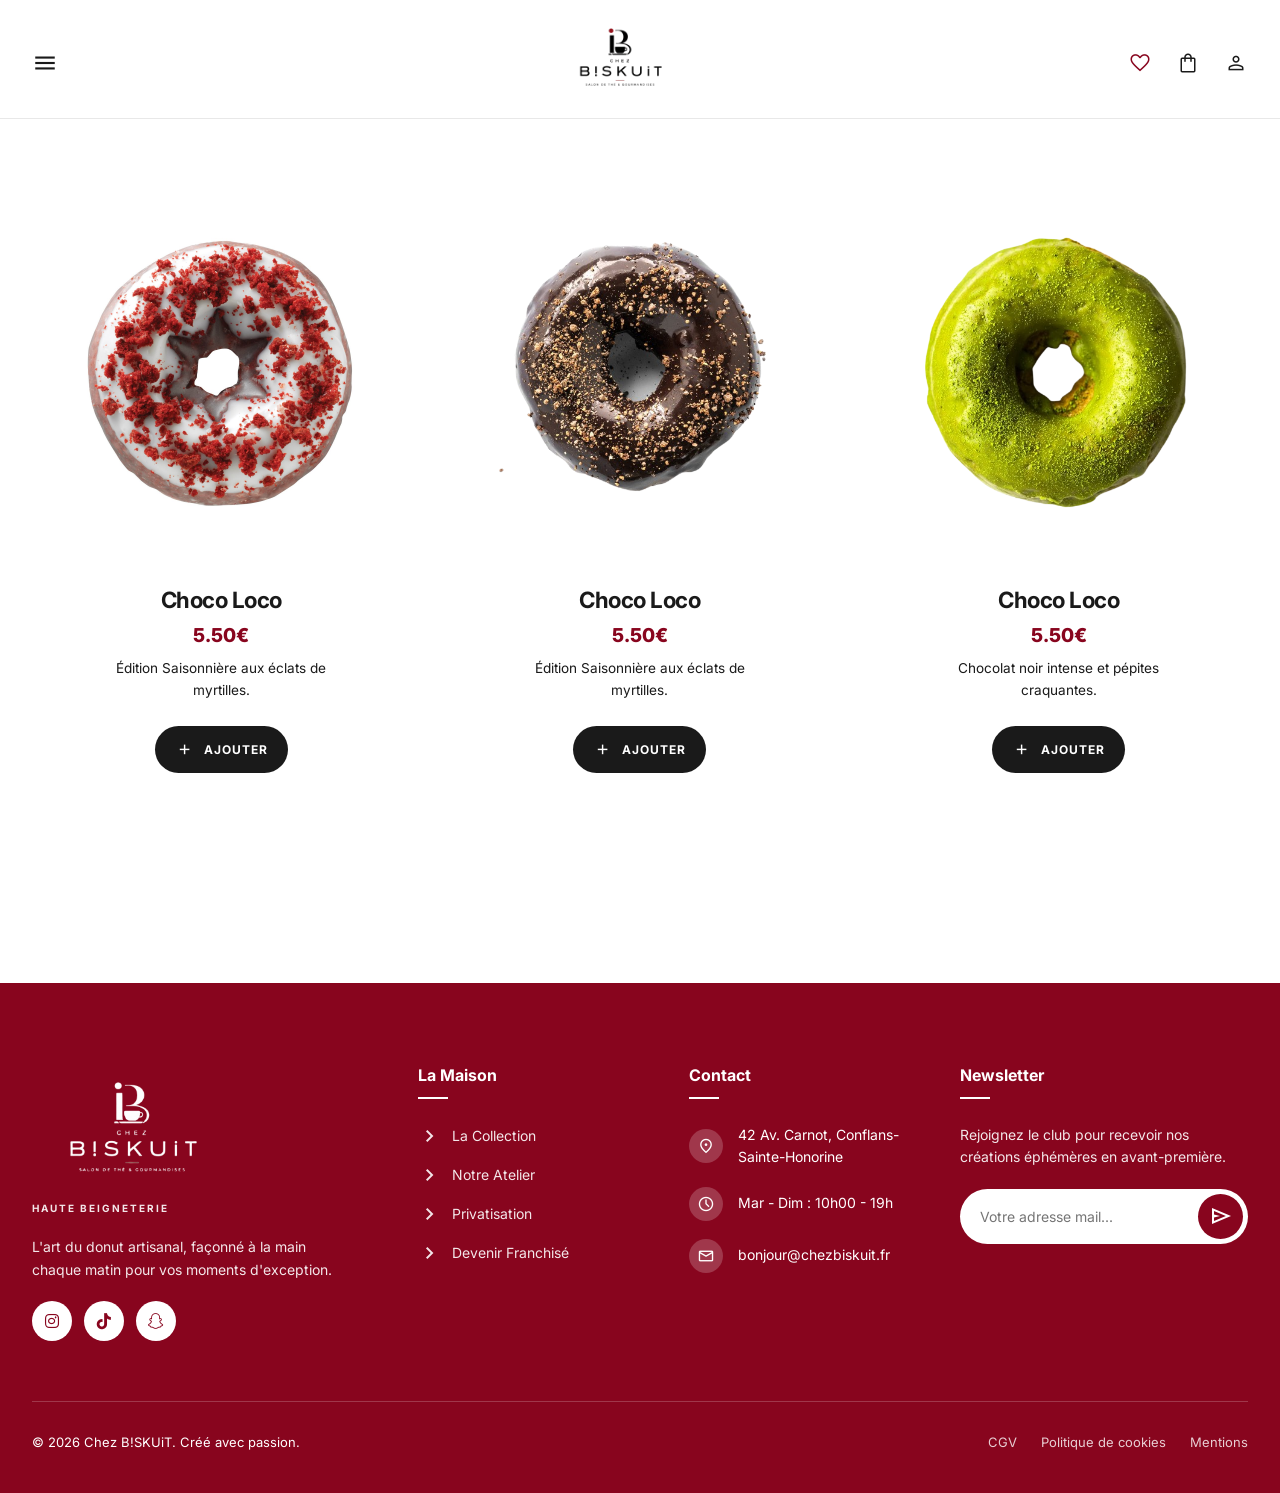
<file: favoris.html>
<!DOCTYPE html>
<html lang="fr">
<head>
    <meta charset="utf-8"/>
    <meta content="width=device-width, initial-scale=1.0" name="viewport"/>
    <title>Mes Favoris | ChezBiskuit</title>
    
    <link href="https://fonts.googleapis.com/css2?family=Inter:ital,opsz,wght@0,14..32,100..900;1,14..32,100..900&display=swap" rel="stylesheet">
    <link href="https://fonts.googleapis.com/css2?family=Material+Symbols+Outlined:wght@100..700" rel="stylesheet"/>
    <link rel="stylesheet" href="https://cdnjs.cloudflare.com/ajax/libs/font-awesome/6.0.0/css/all.min.css"> 
   <link rel="stylesheet" href="favoris.css">
    <style>

    </style>
</head>
<body>

<!-- OVERLAY -->
<div class="nav-overlay" id="navOverlay"></div>

<div id="mobileDrawer" class="mobile-nav-card">
    <div class="card-inner">
        <a href="index.html" class="card-link">
            <span class="material-symbols-outlined">home</span>Accueil
        </a>
        <a href="donut.html" class="card-link">
            <span class="material-symbols-outlined">restaurant_menu</span>La Carte
        </a>
        <a href="panier.html" class="card-link">
            <span class="material-symbols-outlined">shopping_bag</span>Mon Panier
        </a>
        <a href="histoire.html" class="card-link">
            <span class="material-symbols-outlined">history_edu</span>Histoire
        </a>
        <a href="evenement.html" class="card-link">
            <span class="material-symbols-outlined">celebration</span>Evènement
        </a>
        <a href="favoris.html" class="card-link card-link-cta">
            <span class="material-symbols-outlined">favorite</span>Mes Favoris
        </a>
      
    </div>
</div>

<nav class="navbar">
    <div class="nav-container">
        <div class="nav-left">
            <span class="material-symbols-outlined menu-trigger" id="openBtn">menu</span>
        </div>
        
        <div class="logo-center">
            <a href="index.html" style="text-decoration: none; color: inherit;">
                                 <img src="image/logo_B-removebg-preview.png" alt="" style="width: 130px; height: auto;">

            </a>
        </div>

        <div class="nav-right">
            <a href="favoris.html" class="desktop-only active"><span class="material-symbols-outlined">favorite</span></a>
            <a href="panier.html" class="desktop-only"><span class="material-symbols-outlined">shopping_bag</span></a>
            <a href="connexion.html" id="userBtn"><span class="material-symbols-outlined">person</span></a>
        </div>
    </div>
</nav>


<main class="product-grid" id="favorites-grid">
</main>

<footer class="site-footer">
    <div class="container">
        <div class="footer-grid">
            <div class="footer-col branding">
                <div class="footer-logo">

                     <a href="index.html" style="text-decoration: none; color: inherit;">
        <!-- Remplacement de ChezBiskuit pour matcher exactement l'image -->
                 <img src="image/logo_blanc_1.png" alt="" style="width: 200px;">

    </a>
                    <span class="logo-subtext">HAUTE BEIGNETERIE</span>
                </div>
                <p class="footer-tagline">L'art du donut artisanal, façonné à la main chaque matin pour vos moments d'exception.</p>
                <div class="footer-socials">
                    <a href="https://www.instagram.com/biskuit_conflans/reels/" class="social-link"><i class="fab fa-instagram"></i></a>
                    <a href="https://www.tiktok.com/@homedonutsconflans" class="social-link"><i class="fab fa-tiktok"></i></a>
                    <a href="#" class="social-link"><i class="fab fa-snapchat"></i></a>
                </div>
            </div>

            <div class="footer-col">
                <h4 class="footer-heading">La Maison</h4>
                <ul class="footer-links">
                    <li><a href="donut.html"><span class="material-symbols-outlined">chevron_right</span>La Collection</a></li>
                    <li><a href="histoire.html"><span class="material-symbols-outlined">chevron_right</span>Notre Atelier</a></li>
                    <li><a href="evenement.html"><span class="material-symbols-outlined">chevron_right</span>Privatisation</a></li>
                    <li><a href="#"><span class="material-symbols-outlined">chevron_right</span>Devenir Franchisé</a></li>
                </ul>
            </div>

            <div class="footer-col">
                <h4 class="footer-heading">Contact</h4>
                <div class="contact-info">
                    <div class="info-item">
                        <span class="material-symbols-outlined">location_on</span>
                        <p>42 Av. Carnot, Conflans-Sainte-Honorine</p>
                    </div>
                    <div class="info-item">
                        <span class="material-symbols-outlined">schedule</span>
                        <p>Mar - Dim : 10h00 - 19h</p>
                    </div>
                    <div class="info-item">
                        <span class="material-symbols-outlined">mail</span>
                        <p>bonjour@chezbiskuit.fr</p>
                    </div>
                </div>
            </div>

            <div class="footer-col">
                <h4 class="footer-heading">Newsletter</h4>
                <p class="news-text">Rejoignez le club pour recevoir nos créations éphémères en avant-première.</p>
                <div class="newsletter-group">
                    <input type="email" placeholder="Votre adresse mail..." class="news-input">
                    <button class="news-btn">
                        <span class="material-symbols-outlined">send</span>
                    </button>
                </div>
            </div>
        </div>

        <div class="footer-bottom">
            <p>© 2026 Chez B!SKUiT. Créé avec passion.</p>
            <div class="footer-legal">
                <a href="#">CGV</a>
                <a href="#">Politique de cookies</a>
                <a href="#">Mentions</a>
            </div>
        </div>
    </div>
</footer>
<script src="favoris.js"></script>

</body>
</html>
</file>
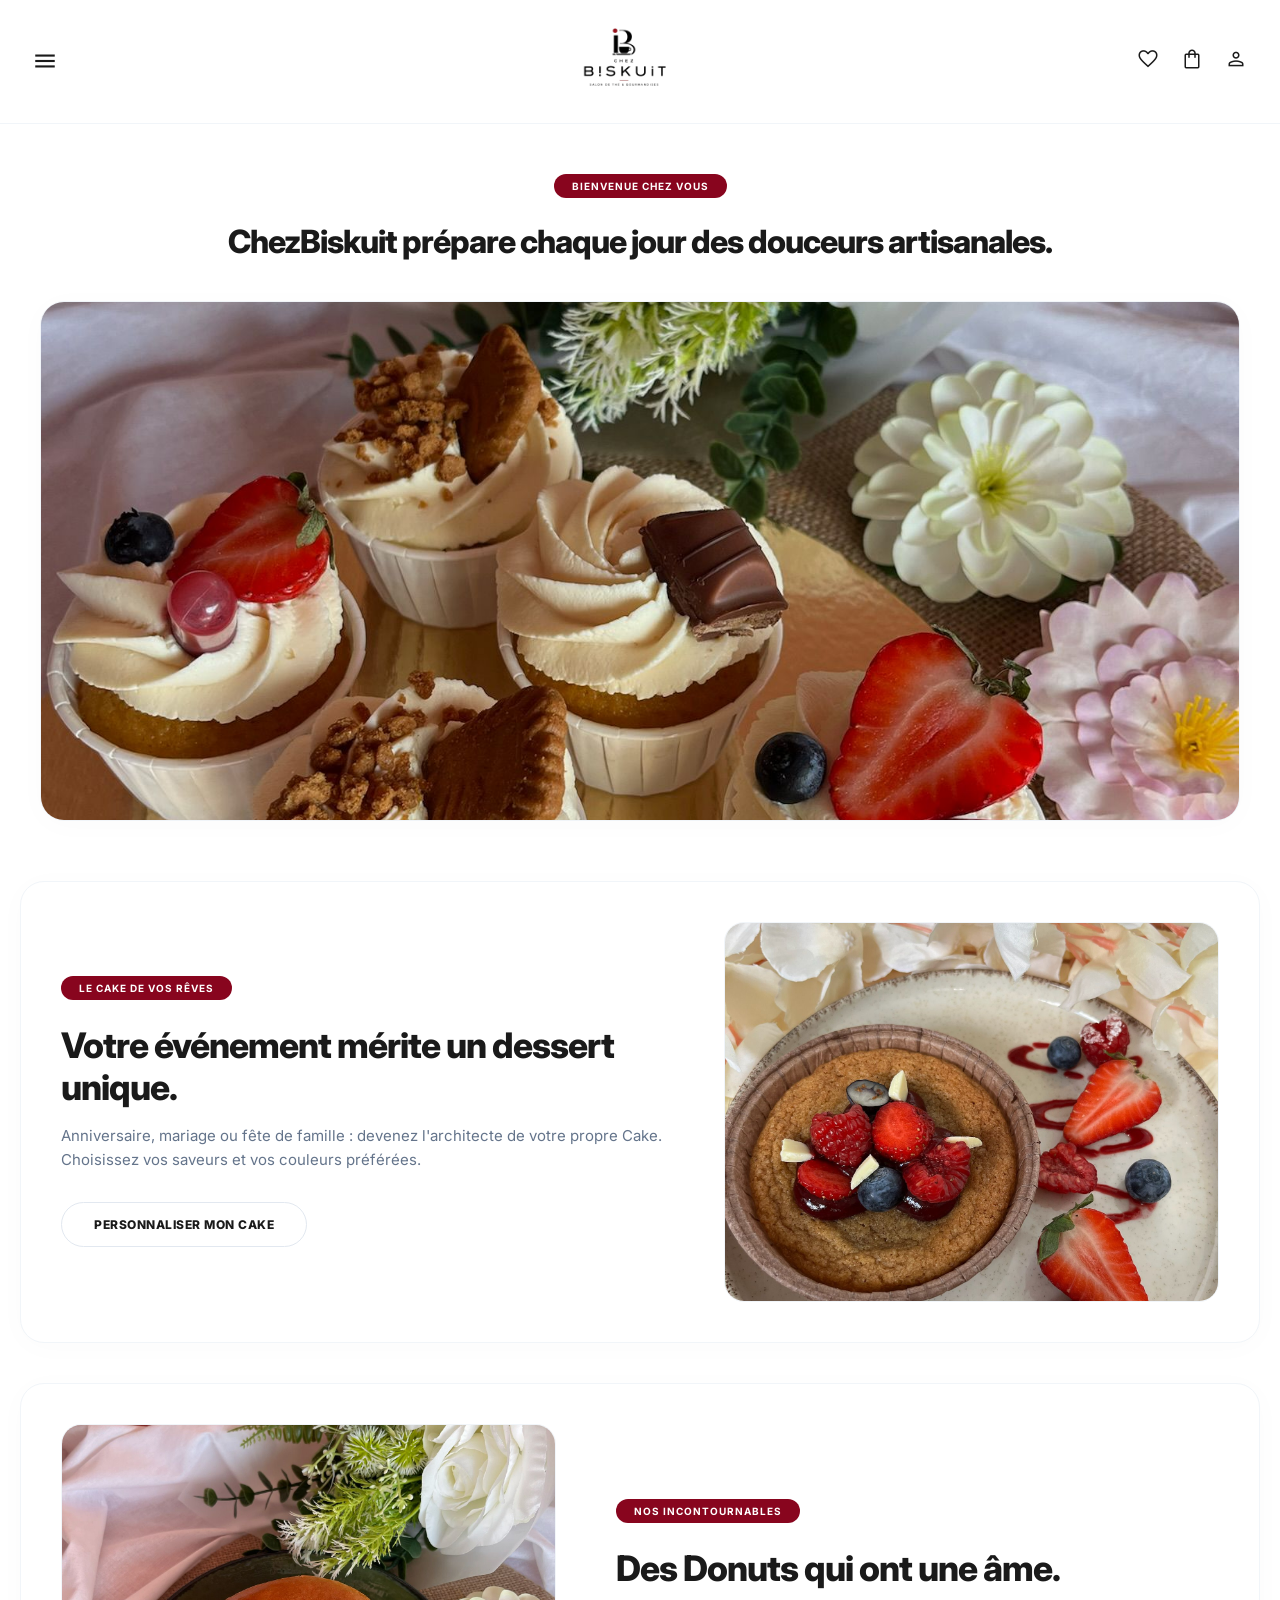
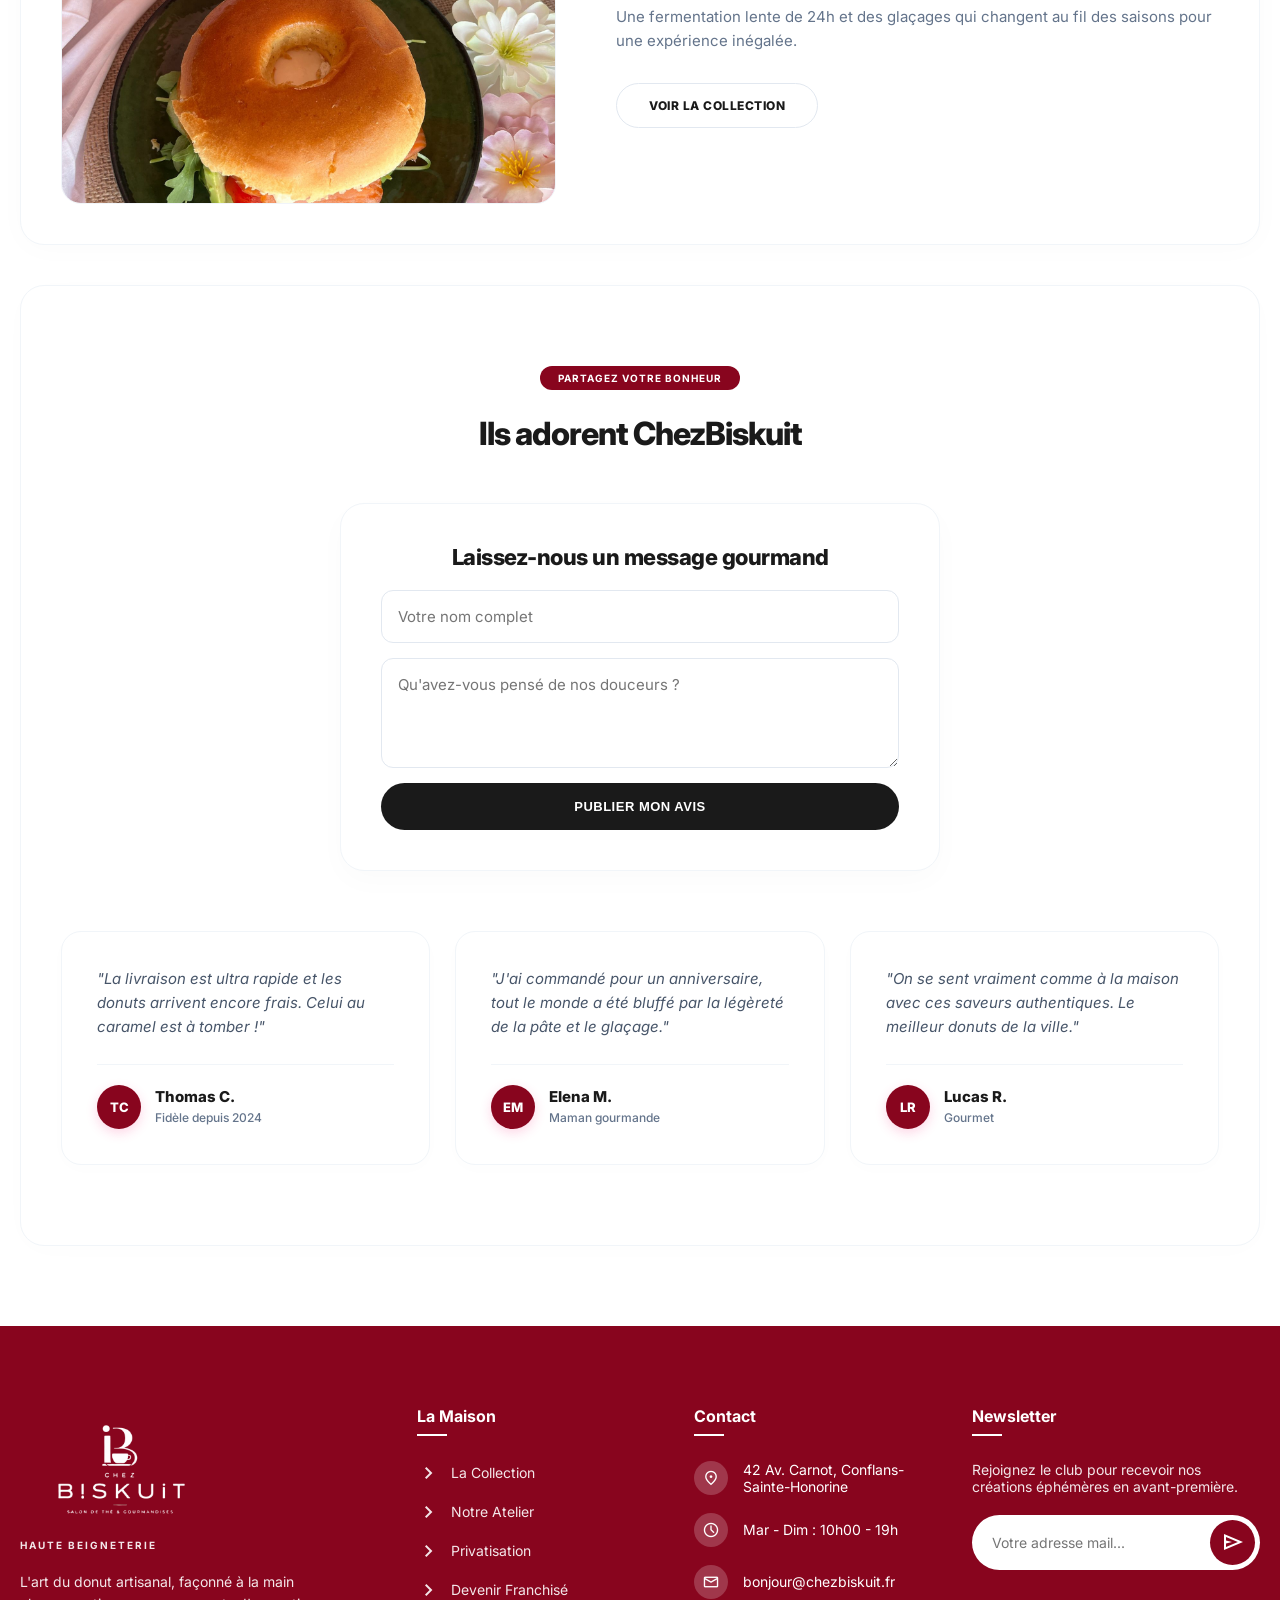
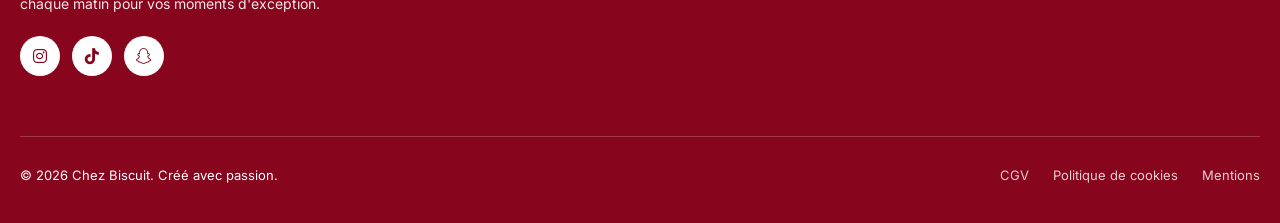
<file: histoire.html>
<!DOCTYPE html>
<html lang="fr">
<head>
    <meta charset="UTF-8">
    <meta name="viewport" content="width=device-width, initial-scale=1.0">
    <title>Chez B!SKUiT | À Propos de nous</title>
    
    <link href="https://fonts.googleapis.com/css2?family=Inter:ital,opsz,wght@0,14..32,100..900;1,14..32,100..900&family=Playfair+Display:ital,wght@0,700;1,700&display=swap" rel="stylesheet">
    <link href="https://fonts.googleapis.com/css2?family=Material+Symbols+Outlined:wght,FILL@100..700,0..1&display=swap" rel="stylesheet"/>
    <link rel="stylesheet" href="https://cdnjs.cloudflare.com/ajax/libs/font-awesome/6.5.1/css/all.min.css">
    <link rel="stylesheet" href="histoire.css">
  
</head>
<body>

    <!-- OVERLAY -->
    <div class="nav-overlay" id="navOverlay"></div>

    <!-- CARTE MENU (positionnée en haut à gauche sous le hamburger) -->
    <div id="mobileDrawer" class="mobile-nav-card">
        <div class="card-inner">
            <a href="index.html" class="card-link">
                <span class="material-symbols-outlined">home</span>Accueil
            </a>
            <a href="donut.html" class="card-link">
                <span class="material-symbols-outlined">restaurant_menu</span>La Carte
            </a>
            <a href="panier.html" class="card-link">
                <span class="material-symbols-outlined">shopping_bag</span>Mon Panier
            </a>
            <a href="histoire.html" class="card-link card-link-cta">
                <span class="material-symbols-outlined">history_edu</span>Histoire
            </a>
            <a href="evenement.html" class="card-link">
                <span class="material-symbols-outlined">celebration</span>Evènement
            </a>

               <a href="favoris.html" class="card-link">
                <span class="material-symbols-outlined">favorite</span>Favoris
            </a>
         
        </div>
    </div>

    <!-- NAVBAR -->
    <nav class="navbar">
        <div class="nav-container">
            <div class="nav-left">
                <span class="material-symbols-outlined menu-trigger" id="openBtn">menu</span>
            </div>
            <div class="logo-center">
    <a href="index.html" style="text-decoration: none; color: inherit;">
                        <img src="image/logo_B-removebg-preview.png" alt="" style="width: 130px; height: auto;">

    </a>
</div>
            <div class="nav-right">
                <a href="favoris.html" class="desktop-only"><span class="material-symbols-outlined" style="color:#1A1A1A;">favorite</span></a>
                <a href="panier.html" class="desktop-only" style="color:inherit;"><span class="material-symbols-outlined">shopping_bag</span></a>
                <a href="connexion.html" style="color:inherit;"><span class="material-symbols-outlined">person</span></a>
            </div>
        </div>
    </nav>

    <!-- CONTENU -->
    <div class="container">

        <section class="hero">
            <div class="hero-inner">
                <span class="section-badge">Bienvenue chez vous</span>
                <h2 class="titre_principale">ChezBiskuit prépare chaque jour des douceurs artisanales.</h2>
                <div class="main-image">
                    <img src="image/histoire.jpeg" alt="Notre vitrine artisanale" style="object-fit: cover;">
                </div>
            </div>
        </section>

        <section class="flex-section">
            <div class="content-area">
                <span class="section-badge">Le Cake de vos rêves</span>
                <h2>Votre événement mérite un dessert unique.</h2>
                <p>Anniversaire, mariage ou fête de famille : devenez l'architecte de votre propre Cake. Choisissez vos saveurs et vos couleurs préférées.</p>
                <button class="btn-pill-action" onclick="window.location.href='evenement.html'">Personnaliser mon Cake</button>
            </div>
            <div class="image-area">
                <img src="image/histoire2.jpeg" alt="Cake personnalisé">
            </div>
        </section>

        <section class="flex-section reverse">
            <div class="content-area">
                <span class="section-badge">Nos Incontournables</span>
                <h2>Des Donuts qui ont une âme.</h2>
                <p>Une fermentation lente de 24h et des glaçages qui changent au fil des saisons pour une expérience inégalée.</p>
                <button class="btn-pill-action" onclick="window.location.href='donut.html'">Voir la collection</button>
            </div>
            <div class="image-area">
                <img src="image/histoire3.jpeg" alt="Assortiment de donuts">
            </div>
        </section>

        <section class="reviews-section">
            <div class="reviews-header">
                <span class="section-badge">Partagez votre bonheur</span>
                <h2>Ils adorent ChezBiskuit</h2>
            </div>

            <div class="add-review-container">
                <h3>Laissez-nous un message gourmand</h3>
                <form class="review-form" action="https://formspree.io/f/TON_ID_FORMSPREE" method="POST">
                    <input type="text" name="nom" placeholder="Votre nom complet" required>
                    <textarea name="message" rows="4" placeholder="Qu'avez-vous pensé de nos douceurs ?" required></textarea>
                    <button type="submit" class="btn-submit-review">Publier mon avis</button>
                </form>
            </div>

            <div class="reviews-grid">
                <div class="review-card">
                    <p>"La livraison est ultra rapide et les donuts arrivent encore frais. Celui au caramel est à tomber !"</p>
                    <div class="reviewer">
                        <div class="reviewer-avatar">TC</div>
                        <div class="reviewer-info">
                            <h4>Thomas C.</h4>
                            <span>Fidèle depuis 2024</span>
                        </div>
                    </div>
                </div>
                <div class="review-card">
                    <p>"J'ai commandé pour un anniversaire, tout le monde a été bluffé par la légèreté de la pâte et le glaçage."</p>
                    <div class="reviewer">
                        <div class="reviewer-avatar">EM</div>
                        <div class="reviewer-info">
                            <h4>Elena M.</h4>
                            <span>Maman gourmande</span>
                        </div>
                    </div>
                </div>
                <div class="review-card">
                    <p>"On se sent vraiment comme à la maison avec ces saveurs authentiques. Le meilleur donuts de la ville."</p>
                    <div class="reviewer">
                        <div class="reviewer-avatar">LR</div>
                        <div class="reviewer-info">
                            <h4>Lucas R.</h4>
                            <span>Gourmet</span>
                        </div>
                    </div>
                </div>
            </div>
        </section>

    </div>

    <!-- FOOTER -->
    <footer class="site-footer">
        <div class="container">
            <div class="footer-grid">

                <div class="footer-col branding">
                    <div class="footer-logo">
                         <a href="index.html" style="text-decoration: none; color: inherit;">
        <!-- Remplacement de ChezBiskuit pour matcher exactement l'image -->
                 <img src="image/logo_blanc_1.png" alt="" style="width: 200px;">

    </a>
                        <span class="logo-subtext">HAUTE BEIGNETERIE</span>
                    </div>
                    <p class="footer-tagline">L'art du donut artisanal, façonné à la main chaque matin pour vos moments d'exception.</p>
                    <div class="footer-socials">
                              <a href="https://www.instagram.com/biskuit_conflans/reels/" class="social-link"><i class="fab fa-instagram"></i></a>
                    <a href="https://www.tiktok.com/@homedonutsconflans" class="social-link"><i class="fab fa-tiktok"></i></a>
                    <a href="#" class="social-link"><i class="fab fa-snapchat"></i></a>
                    </div>
                </div>

                <div class="footer-col">
                    <h4 class="footer-heading">La Maison</h4>
                    <ul class="footer-links">
                        <li><a href="donut.html"><span class="material-symbols-outlined">chevron_right</span>La Collection</a></li>
                        <li><a href="histoire.html"><span class="material-symbols-outlined">chevron_right</span>Notre Atelier</a></li>
                        <li><a href="evenement.html"><span class="material-symbols-outlined">chevron_right</span>Privatisation</a></li>
                        <li><a href="#"><span class="material-symbols-outlined">chevron_right</span>Devenir Franchisé</a></li>
                    </ul>
                </div>

                <div class="footer-col">
                    <h4 class="footer-heading">Contact</h4>
                    <div class="contact-info">
                        <div class="info-item">
                            <span class="material-symbols-outlined">location_on</span>
                            <p>42 Av. Carnot, Conflans-Sainte-Honorine</p>
                        </div>
                        <div class="info-item">
                            <span class="material-symbols-outlined">schedule</span>
                            <p>Mar - Dim : 10h00 - 19h</p>
                        </div>
                        <div class="info-item">
                            <span class="material-symbols-outlined">mail</span>
                            <p>bonjour@chezbiskuit.fr</p>
                        </div>
                    </div>
                </div>

                <div class="footer-col">
                    <h4 class="footer-heading">Newsletter</h4>
                    <p class="news-text">Rejoignez le club pour recevoir nos créations éphémères en avant-première.</p>
                    <div class="newsletter-group">
                        <input type="email" placeholder="Votre adresse mail..." class="news-input">
                        <button class="news-btn">
                            <span class="material-symbols-outlined">send</span>
                        </button>
                    </div>
                </div>

            </div>

            <div class="footer-bottom">
                <p>© 2026 Chez Biscuit. Créé avec passion.</p>
                <div class="footer-legal">
                    <a href="#">CGV</a>
                    <a href="#">Politique de cookies</a>
                    <a href="#">Mentions</a>
                </div>
            </div>
        </div>
    </footer>

  

    <script src="histoire.js"></script>
    

</body>
</html>
</file>
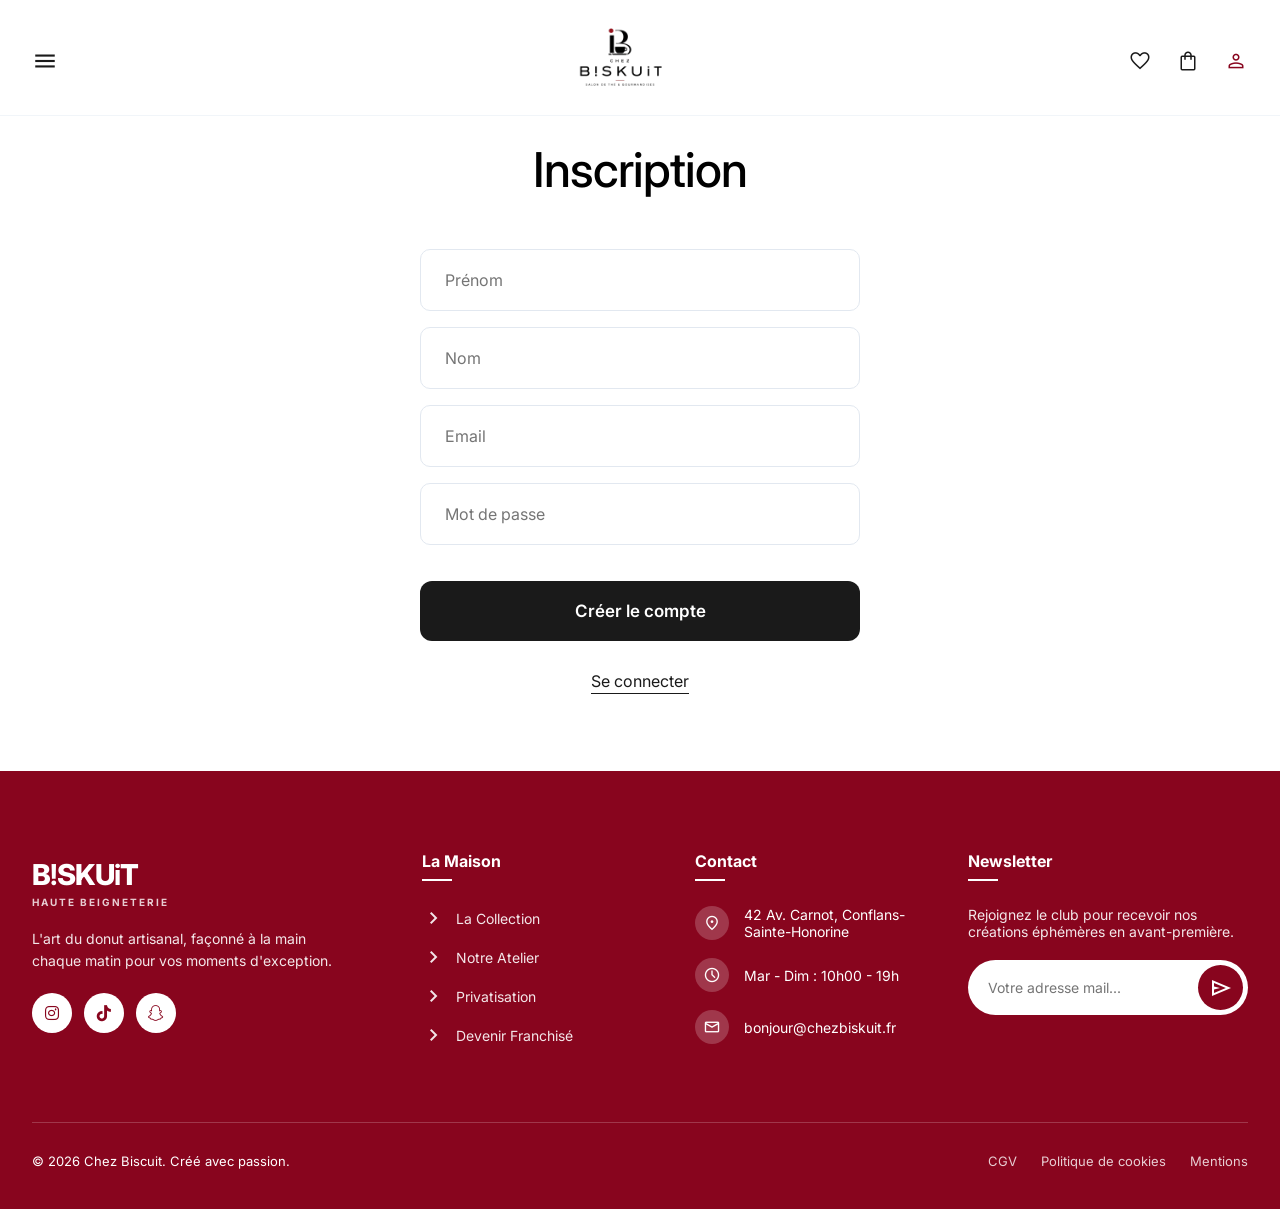
<file: inscription.html>
<!DOCTYPE html>
<html lang="fr">
<head>
    <meta charset="UTF-8">
    <meta name="viewport" content="width=device-width, initial-scale=1.0">
    <title>Inscription | ChezBiskuit</title>
    <link href="https://fonts.googleapis.com/css2?family=Plus+Jakarta+Sans:wght@300;400;500;600;700;800&family=Playfair+Display:ital,wght@0,700;1,700&family=Montserrat:wght@300;400;600&family=Inter:wght@400;700;800&display=swap" rel="stylesheet">
    <link href="https://fonts.googleapis.com/css2?family=Material+Symbols+Outlined:wght@100..700" rel="stylesheet"/>
    <link rel="stylesheet" href="https://cdnjs.cloudflare.com/ajax/libs/font-awesome/6.0.0/css/all.min.css"> 
    <link rel="stylesheet" href="inscription.css">
    <style>

    </style>
</head>
<body>

<div class="nav-overlay" id="navOverlay"></div>

<div id="mobileDrawer" class="mobile-nav-card">
    <div class="card-inner">
        <a href="index.html" class="card-link"><span class="material-symbols-outlined">home</span>Accueil</a>
        <a href="donut.html" class="card-link"><span class="material-symbols-outlined">restaurant_menu</span>La Carte</a>
        <a href="panier.html" class="card-link"><span class="material-symbols-outlined">shopping_bag</span>Mon Panier</a>
        <a href="histoire.html" class="card-link"><span class="material-symbols-outlined">history_edu</span>Histoire</a>
        <a href="evenement.html" class="card-link"><span class="material-symbols-outlined">celebration</span>Evènement</a>
        <a href="favoris.html" class="card-link"><span class="material-symbols-outlined">favorite</span>Favoris</a>
    </div>
</div>

<nav class="navbar">
    <div class="nav-container">
        <div class="nav-left">
            <span class="material-symbols-outlined menu-trigger" id="openBtn">menu</span>
        </div>
        
  <div class="logo-center">
    <a href="index.html" style="text-decoration: none; color: inherit;">
        <!-- Remplacement de ChezBiskuit pour matcher exactement l'image -->
                         <img src="image/logo_B-removebg-preview.png" alt="" style="width: 130px; height: auto;">

    </a>
</div>

        <div class="nav-right">
            <a href="favoris.html" class="desktop-only" style="color: inherit;"><span class="material-symbols-outlined">favorite</span></a>
            <a href="panier.html" class="desktop-only" style="color: inherit;"><span class="material-symbols-outlined">shopping_bag</span></a>
            <a href="connexion.html" style="color: #88051E ;"><span class="material-symbols-outlined">person</span></a>
        </div>
    </div>
</nav>

<div class="login-wrapper">
    <div class="login-card">
        <h1 class="main-title">Inscription</h1>
        <form>
            <div class="form-group"><input type="text" placeholder="Prénom" required></div>
            <div class="form-group"><input type="text" placeholder="Nom" required></div>
            <div class="form-group"><input type="email" placeholder="Email" required></div>
            <div class="form-group"><input type="password" placeholder="Mot de passe" required></div>
            <button type="submit" class="btn-submit">Créer le compte</button>
        </form>
        <div class="form-footer">
            <a href="connexion.html" class="footer-link">Se connecter</a>
        </div>
    </div>
</div>

<footer class="site-footer">
    <div class="container">
        <div class="footer-grid">
            
            <div class="footer-col branding">
                <div class="footer-logo">
                    <a href="index.html" style="text-decoration: none; color: inherit;">
                        <span class="logo-text" style="line-height: 1.7;">B<span>!</span>SKU<span>i</span>T</span>
                    </a>
                    <span class="logo-subtext">HAUTE BEIGNETERIE</span>
                </div>
                <p class="footer-tagline">L'art du donut artisanal, façonné à la main chaque matin pour vos moments d'exception.</p>
                <div class="footer-socials">
                    <a href="https://www.instagram.com/biskuit_conflans/reels/" class="social-link"><i class="fab fa-instagram"></i></a>
                    <a href="https://www.tiktok.com/@homedonutsconflans" class="social-link"><i class="fab fa-tiktok"></i></a>
                    <a href="#" class="social-link"><i class="fab fa-snapchat"></i></a>
                </div>
            </div>

            <div class="footer-col">
                <h4 class="footer-heading">La Maison</h4>
                <ul class="footer-links">
                    <li><a href="donut.html"><span class="material-symbols-outlined">chevron_right</span>La Collection</a></li>
                    <li><a href="histoire.html"><span class="material-symbols-outlined">chevron_right</span>Notre Atelier</a></li>
                    <li><a href="evenement.html"><span class="material-symbols-outlined">chevron_right</span>Privatisation</a></li>
                    <li><a href="#"><span class="material-symbols-outlined">chevron_right</span>Devenir Franchisé</a></li>
                </ul>
            </div>

            <div class="footer-col">
                <h4 class="footer-heading">Contact</h4>
                <div class="contact-info">
                    <div class="info-item">
                        <span class="material-symbols-outlined">location_on</span>
                        <p>42 Av. Carnot, Conflans-Sainte-Honorine</p>
                    </div>
                    <div class="info-item">
                        <span class="material-symbols-outlined">schedule</span>
                        <p>Mar - Dim : 10h00 - 19h</p>
                    </div>
                    <div class="info-item">
                        <span class="material-symbols-outlined">mail</span>
                        <p>bonjour@chezbiskuit.fr</p>
                    </div>
                </div>
            </div>

            <div class="footer-col">
                <h4 class="footer-heading">Newsletter</h4>
                <p class="news-text">Rejoignez le club pour recevoir nos créations éphémères en avant-première.</p>
                <div class="newsletter-group">
                    <input type="email" placeholder="Votre adresse mail..." class="news-input">
                    <button class="news-btn"><span class="material-symbols-outlined">send</span></button>
                </div>
            </div>

        </div>

        <div class="footer-bottom">
            <p>© 2026 Chez Biscuit. Créé avec passion.</p>
            <div class="footer-legal">
                <a href="#">CGV</a>
                <a href="#">Politique de cookies</a>
                <a href="#">Mentions</a>
            </div>
        </div>
    </div>
</footer>



<script src="inscription.js"></script>

</body>
</html>
</file>
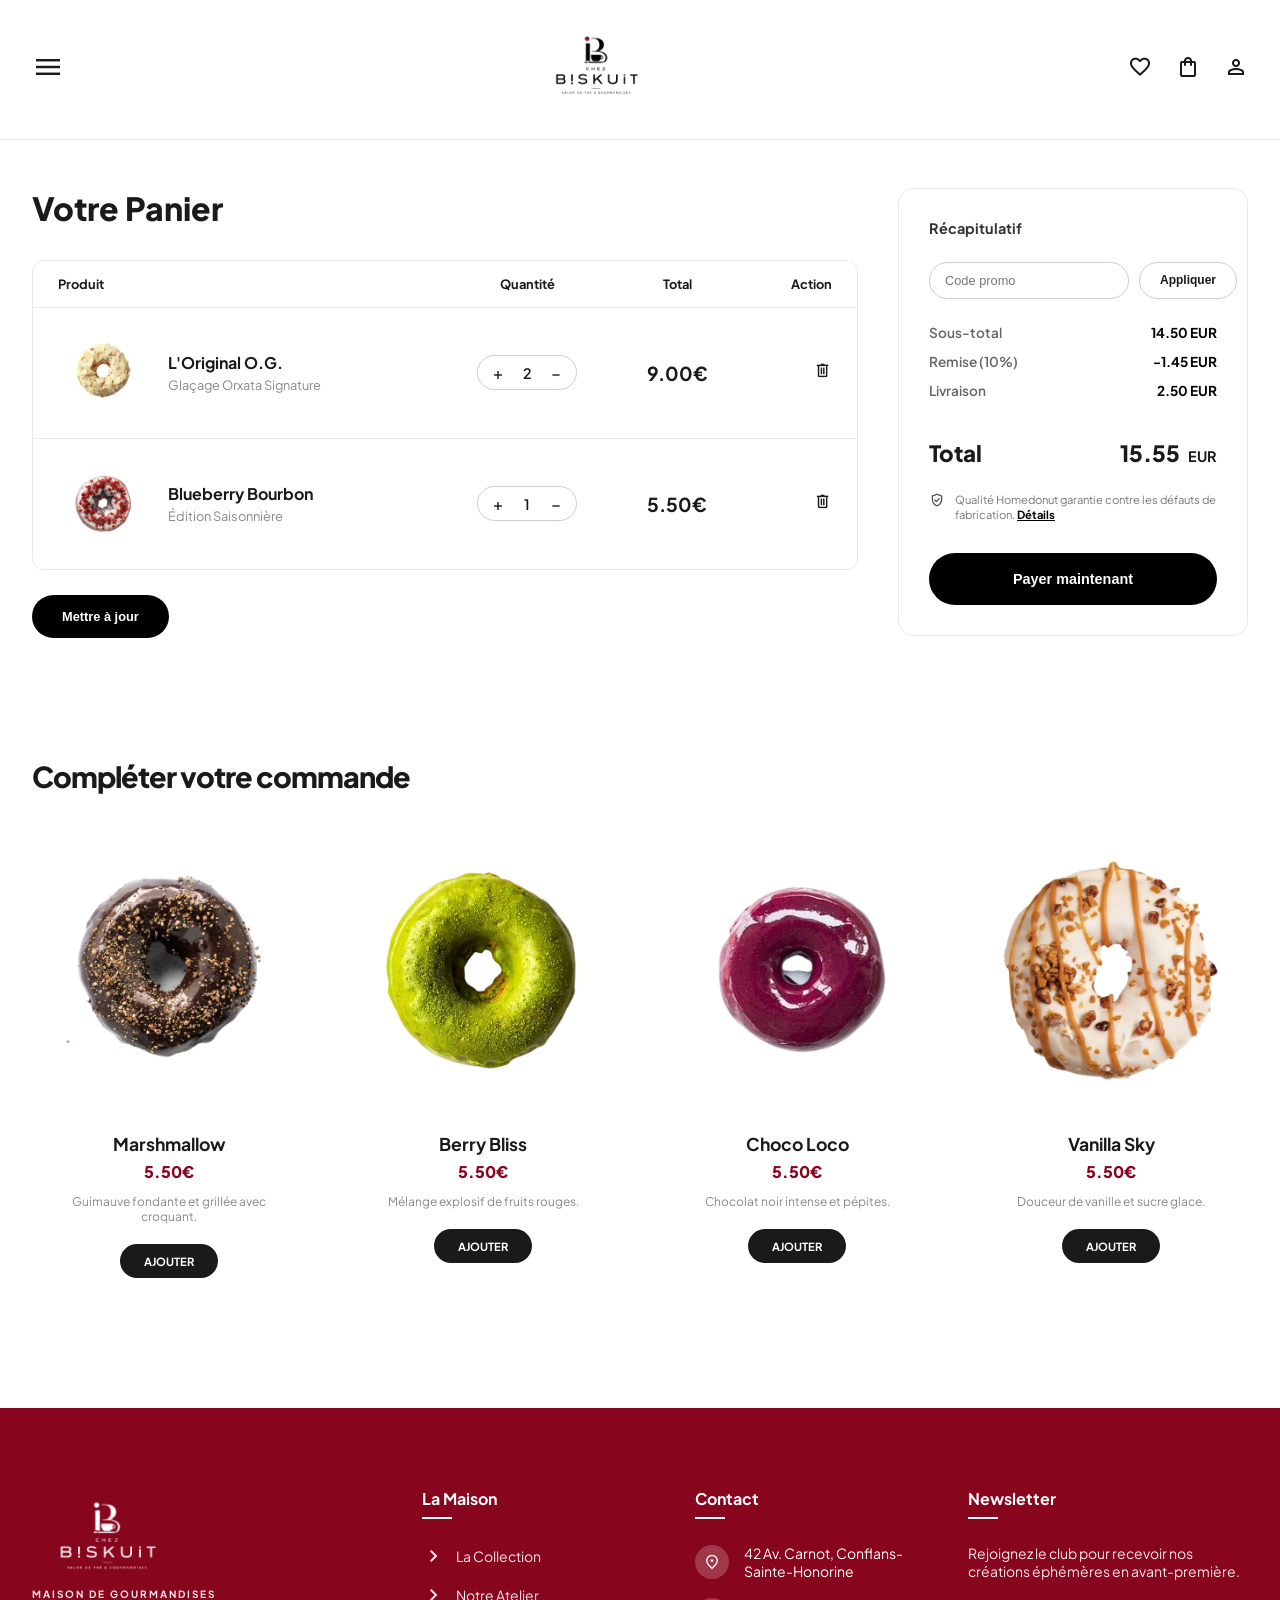
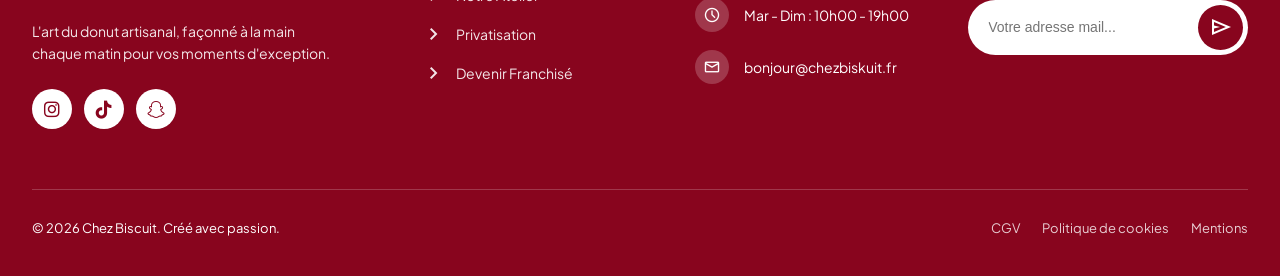
<file: panier.html>
<!DOCTYPE html>
<html lang="fr">
<head>
    <meta charset="utf-8"/>
    <meta content="width=device-width, initial-scale=1.0" name="viewport"/>
    <title>Mon Panier | Chez B!SKUiT</title>
    
    <link href="https://fonts.googleapis.com/css2?family=Plus+Jakarta+Sans:wght@400;500;600;700;800&display=swap" rel="stylesheet">
    <link href="https://fonts.googleapis.com/css2?family=Material+Symbols+Outlined:wght@100..700" rel="stylesheet"/>
    <link rel="stylesheet" href="https://cdnjs.cloudflare.com/ajax/libs/font-awesome/6.0.0/css/all.min.css"> 
    <link rel="stylesheet" href="panier.css">

   
</head>
<body>

  <div id="mobileDrawer" class="mobile-nav-card">
        <div class="card-inner">
            <a href="index.html" class="card-link">
                <span class="material-symbols-outlined">home</span>Accueil
            </a>
            <a href="donut.html" class="card-link">
                <span class="material-symbols-outlined">restaurant_menu</span>La Carte
            </a>
            <a href="panier.html" class="card-link"style="background: var(--accent-pink); color: white; margin-top: 3px;">
                <span class="material-symbols-outlined">shopping_bag</span>Mon Panier
            </a>
            <a href="histoire.html" class="card-link">
                <span class="material-symbols-outlined">history_edu</span>Histoire
            </a>
            <a href="evenement.html" class="card-link">
                <span class="material-symbols-outlined">celebration</span>Evènement
            </a>
            
               <a href="favoris.html" class="card-link">
                <span class="material-symbols-outlined">favorite</span>Favoris
            </a>

         
        </div>
    </div>

<nav class="navbar">
    <div class="nav-container">
        <div class="nav-left">
            <span class="material-symbols-outlined menu-trigger" id="openBtn">menu</span>
        </div>
        
       <div class="logo-center">
    <a href="index.html" style="text-decoration: none; color: inherit;">
        <!-- Remplacement de ChezBiskuit pour matcher exactement l'image -->
                         <img src="image/logo_B-removebg-preview.png" alt="" style="width: 130px; height: auto;">

    </a>
</div>
        <div class="nav-right">
            <a href="favoris.html"><span class="material-symbols-outlined desktop-only" style="color: #1A1A1A;">favorite</span></a>  
            <a href="panier.html" class="desktop-only" style="color: inherit;"><span class="material-symbols-outlined">shopping_bag</span></a>
            <a href="inscription.html" style="color: inherit;"><span class="material-symbols-outlined">person</span></a>
        </div>
    </div>
</nav>
    <main class="cart-wrapper">
        <section>
            <h1 class="cart-header-title">Votre Panier</h1>
            
            <div class="cart-table-container">
                <div class="cart-table-header">
                    <span>Produit</span>
                    <span style="text-align: center;">Quantité</span>
                    <span style="text-align: center;">Total</span>
                    <span style="text-align: right;">Action</span>
                </div>

                <div class="cart-item">
                    <div class="product-col">
                        <div class="item-img"><img src="image/d2.jpg" alt="Donut"></div>
                        <div class="item-info">
                            <h3>L'Original O.G.</h3>
                            <p>Glaçage Orxata Signature</p>
                        </div>
                    </div>
                    <div class="qty-col">
                        <div class="qty-box">
                            <span class="qty-btn">+</span>
                            <span class="qty-num">2</span>
                            <span class="qty-btn">−</span>
                        </div>
                    </div>
                    <div class="item-price">9.00€</div>
                    <div class="action-col">
                        <span class="material-symbols-outlined delete-btn">delete</span>
                    </div>
                </div>

                <div class="cart-item">
                    <div class="product-col">
                        <div class="item-img"><img src="image/d8.jpg" alt="Donut"></div>
                        <div class="item-info">
                            <h3>Blueberry Bourbon</h3>
                            <p>Édition Saisonnière</p>
                        </div>
                    </div>
                    <div class="qty-col">
                        <div class="qty-box">
                            <span class="qty-btn">+</span>
                            <span class="qty-num">1</span>
                            <span class="qty-btn">−</span>
                        </div>
                    </div>
                    <div class="item-price">5.50€</div>
                    <div class="action-col">
                        <span class="material-symbols-outlined delete-btn">delete</span>
                    </div>
                </div>
            </div>

            <button class="update-btn">Mettre à jour</button>
        </section>

        <aside>
            <div class="summary-container">
                <h2 class="summary-title">Récapitulatif</h2>
                
                <div class="promo-row">
                    <input type="text" placeholder="Code promo">
                    <button>Appliquer</button>
                </div>

                <div class="summary-line">
                    <span>Sous-total</span>
                    <span>14.50 EUR</span>
                </div>
                <div class="summary-line">
                    <span>Remise (10%)</span>
                    <span>-1.45 EUR</span>
                </div>
                <div class="summary-line">
                    <span>Livraison</span>
                    <span>2.50 EUR</span>
                </div>

                <div class="summary-total">
                    <span>Total</span>
                    <span>15.55<span class="currency"> EUR</span></span>
                </div>

                <div class="warranty-box">
                    <span class="material-symbols-outlined">verified_user</span>
                    <p>Qualité Homedonut garantie contre les défauts de fabrication. <a href="#" style="color:#000; font-weight:700;">Détails</a></p>
                </div>

                <button class="checkout-now">Payer maintenant</button>
            </div>
        </aside>

        <section class="recommendations">
            <h2 class="rec-title">Compléter votre commande</h2>
            <div class="product-grid">
                
                <div class="product-card">
                    <div class="image-container">
                        <img src="image/d11_modifie.png" class="product-image" alt="Donut">
                    </div>
                    <h3>Marshmallow</h3>
                    <div class="product-price">5.50€</div>
                    <p class="product-desc">Guimauve fondante et grillée avec croquant.</p>
                    <button class="add-to-cart">Ajouter</button>
                </div>

                <div class="product-card">
                    <div class="image-container">
                        <img src="image/d7_modifie.png" class="product-image" alt="Donut">
                    </div>
                    <h3>Berry Bliss</h3>
                    <div class="product-price">5.50€</div>
                    <p class="product-desc">Mélange explosif de fruits rouges.</p>
                    <button class="add-to-cart">Ajouter</button>
                </div>

                <div class="product-card">
                    <div class="image-container">
                        <img src="image/d9_modifie.png" class="product-image" alt="Donut">
                    </div>
                    <h3>Choco Loco</h3>
                    <div class="product-price">5.50€</div>
                    <p class="product-desc">Chocolat noir intense et pépites.</p>
                    <button class="add-to-cart">Ajouter</button>
                </div>

                <div class="product-card">
                    <div class="image-container">
                        <img src="image/d3.png" class="product-image" alt="Donut">
                    </div>
                    <h3>Vanilla Sky</h3>
                    <div class="product-price">5.50€</div>
                    <p class="product-desc">Douceur de vanille et sucre glace.</p>
                    <button class="add-to-cart">Ajouter</button>
                </div>

            </div>
        </section>
    </main>

<footer class="site-footer" style="background-color: #88051E;">
    <div class="container">
        <div class="footer-grid">
            <div class="footer-col branding">
                <div class="footer-logo">
                     <a href="index.html" style="text-decoration: none; color: inherit;">
        <!-- Remplacement de ChezBiskuit pour matcher exactement l'image -->
                 <img src="image/logo_blanc_1.png" alt="" style="width: 150px;">

    </a>
                    <span class="logo-subtext">MAISON DE GOURMANDISES</span>
                </div>
                <p class="footer-tagline">L'art du donut artisanal, façonné à la main chaque matin pour vos moments d'exception.</p>
                <div class="footer-socials">
                      <a href="https://www.instagram.com/biskuit_conflans/reels/" class="social-link"><i class="fab fa-instagram"></i></a>
                    <a href="https://www.tiktok.com/@homedonutsconflans" class="social-link"><i class="fab fa-tiktok"></i></a>
                    <a href="#" class="social-link"><i class="fab fa-snapchat"></i></a>
                </div>
            </div>

            <div class="footer-col">
                <h4 class="footer-heading">La Maison</h4>
                <ul class="footer-links">
                    <li><a href="donut.html"><span class="material-symbols-outlined">chevron_right</span>La Collection</a></li>
                    <li><a href="histoire.html"><span class="material-symbols-outlined">chevron_right</span>Notre Atelier</a></li>
                    <li><a href="evenement.html"><span class="material-symbols-outlined">chevron_right</span>Privatisation</a></li>
                    <li><a href="#"><span class="material-symbols-outlined">chevron_right</span>Devenir Franchisé</a></li>
                </ul>
            </div>

            <div class="footer-col">
                <h4 class="footer-heading">Contact</h4>
                <div class="contact-info">
                    <div class="info-item">
                        <span class="material-symbols-outlined">location_on</span>
                        <p>42 Av. Carnot, Conflans-Sainte-Honorine</p>
                    </div>
                    <div class="info-item">
                        <span class="material-symbols-outlined">schedule</span>
                        <p>Mar - Dim : 10h00 - 19h00</p>
                    </div>
                    <div class="info-item">
                        <span class="material-symbols-outlined">mail</span>
                        <p>bonjour@chezbiskuit.fr</p>
                    </div>
                </div>
            </div>

            <div class="footer-col">
                <h4 class="footer-heading">Newsletter</h4>
                <p class="news-text">Rejoignez le club pour recevoir nos créations éphémères en avant-première.</p>
                <div class="newsletter-group">
                    <input type="email" placeholder="Votre adresse mail..." class="news-input">
                    <button class="news-btn">
                        <span class="material-symbols-outlined">send</span>
                    </button>
                </div>
            </div>
        </div>

        <div class="footer-bottom">
            <p>© 2026 Chez Biscuit. Créé avec passion.</p>
            <div class="footer-legal">
                <a href="#">CGV</a>
                <a href="#">Politique de cookies</a>
                <a href="#">Mentions</a>
            </div>
        </div>
    </div>
</footer>

<script src="panier.js"></script>
</body>
</html>
</file>
<file: index.css>
:root {
            --accent-pink: #88051E ; 
            --text-dark: #1A1A1A;
            --white: #ffffff;
            --border-soft: rgba(0, 0, 0, 0.08);
            --transition: all 0.4s cubic-bezier(0.16, 1, 0.3, 1);
        }

        * { margin: 0; padding: 0; box-sizing: border-box; }
        
        body {
            font-family: 'Plus Jakarta Sans', sans-serif;
            background-color: #fff;
            color: var(--text-dark);
            -webkit-font-smoothing: antialiased;
        }

        /* --- HEADER & VIDEO --- */
        .hero-section {
            position: relative;
            height: 100vh;
            width: 100%;
            display: flex;
            align-items: center; 
            justify-content: center; 
            overflow: hidden;
        }

        .video-bg { 
            position: absolute; 
            inset: 0; 
            width: 100%; 
            height: 100%; 
            object-fit: cover; 
            z-index: -1; 
        }

        .header-overlay-dark { 
            position: absolute; 
            inset: 0; 
            background: rgba(0, 0, 0, 0.35); /* Un poil plus sombre pour faire ressortir le texte blanc fin */
            z-index: 0; 
        }

        /* --- NAVBAR --- */
        .navbar.scrolled {
            padding: 0.8rem 0;
            background: rgba(255, 255, 255, 0.7);
            border-bottom: 1px solid #eee;
        }

        .nav-container {
            max-width: 1400px;
            margin: 0 auto;
            display: flex;
            justify-content: space-between;
            align-items: center;
            padding: 0 2rem;
        }

        .nav-left { flex: 1; }
        .menu-trigger { cursor: pointer; font-size: 28px !important; color: var(--text-dark); transition: 0.3s;font-weight: 400; }
        
        .logo-center { 
            text-align: center; 
            color: inherit; 
            flex: 2;
            transition: var(--transition);
        }

        .logo-text { 
            font-family: 'Inter', sans-serif;
            font-weight: 800;
            font-size: 1.6rem; 
            letter-spacing: 2px;
            display: block;
            text-transform: none;
        }

        .logo-text span {
            font-weight: 700; 
            display: inline-block;
        }
        
        .logo-subtext { font-size: 10px; letter-spacing: 4px; display: block; opacity: 0.6; font-weight: 700; margin-top: -4px; text-transform: uppercase; }
        .nav-right { display: flex; gap: 24px; align-items: center; color: #000; flex: 1; justify-content: flex-end; }
        
        /* --- NAVBAR (ÉTAT INITIAL) --- */
        .navbar {
            padding: 1.5rem 0;
            background: transparent; 
            position: fixed;
            top: 0; 
            width: 100%; 
            z-index: 2000;
            transition: var(--transition);
            color: #ffffff; 
        }

        /* --- ÉTAT AU SCROLL --- */
        .navbar.scrolled {
            padding: 0.8rem 0;
            background: rgb(255, 255, 255,0.95);
            backdrop-filter: blur(15px);
            -webkit-backdrop-filter: blur(15px);
            border-bottom: 1px solid transparent;
            color: var(--text-dark); 
        }

        .navbar.scrolled .logo-center,
        .navbar.scrolled .menu-trigger,
        .navbar.scrolled .nav-right {
            color: var(--text-dark);
        }

        .menu-trigger { 
            cursor: pointer; 
            font-size: 32px !important; 
            color: inherit; 
            transition: 0.3s;
        }

        .logo-center { 
            text-align: center; 
            color: inherit; 
            flex: 2;
            transition: var(--transition);
            text-transform: uppercase;
        }

        .nav-right { 
            display: flex; 
            gap: 24px; 
            align-items: center; 
            color: inherit; 
            flex: 1; 
            justify-content: flex-end;
        }

        .navbar .nav-right a .material-symbols-outlined {
            color: #ffffff;
            transition: color 0.4s cubic-bezier(0.16, 1, 0.3, 1);
        }

        .navbar.scrolled .nav-right a .material-symbols-outlined {
            color: var(--text-dark); 
        }

        /* --- HERO CONTENT STYLISÉ (COMME L'IMAGE) --- */
        .hero-content { 
            position: relative; 
            z-index: 10; 
            text-align: center;
            max-width: 950px;
            padding: 0 2rem;
            width: 100%;
        }

        /* L'art de la haute gastronomie */
        .hero-tagline {
            font-family: 'Playfair Display', serif;
            font-style: italic;
            font-size: clamp(1.1rem, 2vw, 1.6rem);
            color: rgba(255, 255, 255, 0.95);
            margin-bottom: 0.8rem;
            font-weight: 400;
            letter-spacing: 0.5px;
            text-shadow: 0 2px 10px rgba(0,0,0,0.3);
        }

        /* Go Food Live */
        .hero-title { 
            font-family: 'Playfair Display', serif;
            font-size: clamp(2.5rem, 7vw, 5.5rem); 
            font-weight: 400; /* Style très épuré et fin comme sur l'image */
            color: #fff; 
            line-height: 1.1; 
            margin-bottom: 1.2rem;
            letter-spacing: -1px;
            text-shadow: 0 4px 20px rgba(0,0,0,0.4);
        }

        /* L'EXCELLENCE LIVRÉE À VOTRE PORTE */
        .hero-subtitle { 
            font-family: 'Montserrat', sans-serif;
            font-size: clamp(0.75rem, 1.5vw, 0.95rem); 
            color: #fff; 
            max-width: 750px; 
            margin: 0 auto 3.5rem auto; 
            font-weight: 600;
            letter-spacing: 6px; /* Grand espacement des lettres */
            text-transform: uppercase;
            opacity: 0.9;
            text-shadow: 0 2px 10px rgba(0,0,0,0.3);
        }

        .hero-btns { display: flex; gap: 1.2rem; justify-content: center; flex-wrap: wrap; }
        .btn-primary-solid { background: var(--accent-pink); color: white; padding: 18px 40px; border-radius: 100px; font-weight: 700; border: none; text-decoration: none; transition: 0.3s; }
        .btn-outline-white { border: 2px solid white; color: white; padding: 18px 40px; border-radius: 100px; font-weight: 700; display: flex; align-items: center; gap: 10px; cursor: pointer; background: transparent; transition: 0.3s; }

        /* --- GRID & IMAGES --- */
        .container { max-width: 1280px; margin: 0 auto; padding: 0 2rem; }

        .bakery-grid {
            display: grid;
            grid-template-columns: repeat(3, 1fr);
            gap: 2.5rem;
        }

        .pastry-card {
            background: var(--white);
            overflow: hidden;
            border-radius: 20px;
            position: relative;
            -webkit-tap-highlight-color: transparent;
        }

        .image-container {
            background-color: #fff;
            aspect-ratio: 1/1;
            position: relative;
            overflow: hidden;
            width: 100%;
        }

        .pastry-image {
            width: 100%;
            height: 100%;
            object-fit: contain;
            display: block;
            transition: 0.6s cubic-bezier(0.165, 0.84, 0.44, 1);
        }

        .overlay-voir-plus {
            position: absolute;
            top: 0; left: 0; width: 100%; height: 100%;
            background: rgba(255, 255, 255, 0.85);
            backdrop-filter: blur(8px);
            -webkit-backdrop-filter: blur(8px);
            display: flex;
            align-items: center;
            justify-content: center;
            opacity: 0; 
            visibility: hidden;
            transition: all 0.4s ease;
            flex-direction: column;
            gap: 12px;
            z-index: 5;
        }

        .overlay-voir-plus p {
            font-weight: 700;
            color: var(--text-dark);
            transform: translateY(10px);
            transition: transform 0.4s ease;
        }

        .btn-plus {
            background: var(--text-dark);
            color: white;
            padding: 10px 24px;
            border-radius: 100px;
            font-size: 11px;
            font-weight: 700;
            text-transform: uppercase;
            text-decoration: none;
        }

        .pastry-card:hover .overlay-voir-plus,
        .pastry-card:active .overlay-voir-plus {
            opacity: 1;
            visibility: visible;
        }
        
        .pastry-card:hover .overlay-voir-plus p {
            transform: translateY(0);
        }

        .pastry-card:hover .pastry-image {
            transform: scale(1.1);
        }

        /* --- MOBILE DRAWER --- */
        .mobile-nav-card {
            position: fixed;
            top: 85px; left: 20px;
            width: 260px;
            background: white;
            border-radius: 24px;
            box-shadow: 0 20px 40px rgba(0,0,0,0.1);
            z-index: 3000;
            padding: 12px;
            opacity: 0;
            visibility: hidden;
            transform: translateY(-10px);
            transition: var(--transition);
        }
        .mobile-nav-card.active { opacity: 1; visibility: visible; transform: translateY(0); }
        .card-link { text-decoration: none; color: var(--text-dark); font-weight: 600; padding: 12px 16px; border-radius: 16px; display: flex; align-items: center; gap: 12px; }

        /* --- MEDIA QUERIES --- */
        @media (max-width: 1024px) {
            .bakery-grid { grid-template-columns: repeat(2, 1fr); }
        }

        @media (max-width: 768px) {
            .nav-container { padding: 0 1.2rem; }
            .bakery-grid { grid-template-columns: 1fr; }
            .desktop-only { display: none !important; }
            .overlay-voir-plus { opacity: 0; visibility: hidden; }
        }

        /* --- SECTION FAQ EN ENTIER --- */
        .faq-section {
            padding: 100px 0;
            background-color: #fff; 
        }

        .container-small {
            max-width: 800px;
            margin: 0 auto;
            padding: 0 2rem;
        }

        .faq-section h2.serif {
            text-align: center;
            margin-bottom: 50px;
            font-family: 'Playfair Display', serif;
            font-size: 2.5rem;
            font-weight: 700;
            color: var(--text-dark);
        }

        .faq-item {
            background-color: #ffffff;
            border-bottom:  1px solid var(--border-soft);
            border-radius: 16px; 
            margin-bottom: 5px;
            overflow: hidden;
            transition: all 0.3s ease;
        }

        .faq-item:hover {
            border-color: var(--border-soft); 
            box-shadow: 0 10px 20px rgba(0,0,0,0.05);
        }

        .faq-question {
            width: 100%;
            display: flex;
            justify-content: space-between;
            align-items: center;
            padding: 25px 30px;
            background: none;
            border: none;
            font-size: 1.1rem;
            font-weight: 700;
            color: var(--text-dark);
            text-align: left;
            cursor: pointer;
            font-family: 'Plus Jakarta Sans', sans-serif;
            transition: color 0.3s ease;
        }

        .faq-question .material-symbols-outlined {
            color: #1A1A1A;
            transition: transform 0.4s cubic-bezier(0.16, 1, 0.3, 1);
            font-size: 28px;
        }

        .faq-item.active {
            border-color: var(--border-soft);
        }

        .faq-item.active .faq-question {
            color: #1A1A1A;
        }

        .faq-item.active .material-symbols-outlined {
            transform: rotate(180deg); 
        }

        .faq-answer {
            max-height: 0; 
            overflow: hidden;
            transition: all 0.5s cubic-bezier(0, 1, 0, 1); 
            background-color: #fff;
        }

        .faq-answer p {
            padding: 0 30px 30px 30px;
            font-size: 1rem;
            line-height: 1.6;
            color: #000;
        }

        .faq-item.active .faq-answer {
            max-height: 500px; 
            transition: all 0.5s cubic-bezier(1, 0, 1, 0);
        }

        @media (max-width: 768px) {
            .faq-section { padding: 60px 0; }
            .faq-section h2.serif { font-size: 2rem; }
            .faq-question { padding: 20px; font-size: 1rem; }
            .faq-answer p { padding: 0 20px 20px 20px; font-size: 0.95rem; }
        }

        /* --- FOOTER RESPONSIVE OPTIMISÉ --- */
        .site-footer {
            background-color: #88051E ; 
            color: #ffffff;
            padding: 80px 0 40px;
            font-family: 'Plus Jakarta Sans', sans-serif;
            margin-top: 50px;
        }

        .footer-grid {
            display: grid;
            grid-template-columns: 1.2fr 0.8fr 1fr 1.2fr;
            gap: 40px;
            align-items: start;
            margin-bottom: 60px;
        }

        .footer-logo .logo-text {
            font-size: 1.8rem;
            font-weight: 800;
            letter-spacing: -1px;
            display: block;
            color: #fff;
        }

        .footer-logo .logo-subtext {
            font-size: 10px;
            letter-spacing: 2px;
            opacity: 0.8;
            color: #fff;
            text-transform: uppercase;
        }

        .footer-tagline {
            font-size: 14px;
            margin: 20px 0;
            line-height: 1.5;
            max-width: 300px;
        }

        .footer-heading {
            font-size: 16px;
            font-weight: 700;
            margin-bottom: 25px;
            position: relative;
            padding-bottom: 10px;
            color: #fff;
            text-transform: uppercase;
        }

        .footer-heading::after {
            content: '';
            position: absolute;
            left: 0;
            bottom: 0;
            width: 30px;
            height: 2px;
            background: #fff;
        }

        .footer-links { list-style: none; padding: 0; }
        .footer-links li { margin-bottom: 12px; }
        .footer-links a { 
            color: #fff; 
            text-decoration: none; 
            font-size: 14px; 
            display: flex; 
            align-items: center; 
            gap: 8px; 
            transition: 0.3s;
        }
        .footer-links a:hover { opacity: 0.7; transform: translateX(5px); }

        .info-item { display: flex; align-items: center; gap: 12px; margin-bottom: 15px; font-size: 14px; }
        .info-item span { background: rgba(255,255,255,0.2); padding: 6px; border-radius: 50%; font-size: 18px; }

        .newsletter-group {
            display: flex;
            background: #fff;
            border-radius: 50px;
            padding: 5px;
            margin-top: 15px;
            max-width: 100%;
        }
        .news-input {
            flex: 1;
            border: none;
            padding: 10px 15px;
            border-radius: 50px;
            outline: none;
            font-size: 14px;
            width: 100%;
        }
        .news-btn {
            background: #88051E ;
            color: #fff;
            border: none;
            width: 40px;
            height: 40px;
            border-radius: 50%;
            cursor: pointer;
            display: flex;
            align-items: center;
            justify-content: center;
            transition: 0.3s;
        }
        .news-btn:hover { background: #1A1A1A; }

        .footer-socials { display: flex; gap: 12px; margin-top: 20px; }
        .social-link {
            width: 38px;
            height: 38px;
            background: #fff;
            color: #88051E  !important;
            border-radius: 50%;
            display: flex;
            align-items: center;
            justify-content: center;
            text-decoration: none;
            transition: 0.3s;
        }
        .social-link:hover { transform: translateY(-3px); background: #1A1A1A; color: #fff !important; }

        .footer-bottom {
            border-top: 1px solid rgba(255,255,255,0.2);
            padding-top: 30px;
            display: flex;
            justify-content: space-between;
            align-items: center;
            font-size: 12px;
        }
        .footer-legal a { color: #fff; text-decoration: none; margin-left: 15px; }

        @media (max-width: 1024px) {
            .footer-grid { grid-template-columns: 1fr 1fr; gap: 50px; }
        }

        @media (max-width: 768px) {
            .site-footer { padding: 60px 0 30px; }
            .footer-grid { grid-template-columns: 1fr; text-align: center; gap: 40px; }
            .footer-tagline { margin: 20px auto; }
            .footer-heading::after { left: 50%; transform: translateX(-50%); }
            .footer-links a, .info-item, .footer-socials { justify-content: center; }
            .newsletter-group { max-width: 350px; margin: 15px auto; }
            .footer-bottom { flex-direction: column; gap: 20px; text-align: center; }
            .footer-legal a { margin: 0 10px; }
        }

        /* --- STYLE LOGO IMAGE --- */
        .logo-img {
            height: 100px; 
            width: 350px;
            transition: all 0.4s ease; 
            display: block;
            margin: 0 auto;
            object-fit: cover; 
        }

        .navbar.scrolled .logo-img {
            height: 80px; 
            width: 270px;
        }

        .navbar .logo-dark { display: none; }
        .navbar .logo-light { display: block; }
        .navbar.scrolled .logo-light { display: none; }
        .navbar.scrolled .logo-dark { display: block; }

        @media (max-width: 768px) {
            .logo-img { height: 60px; }
            .navbar.scrolled .logo-img { height: 40px; }
        }

        .fade-overlay {
            position: absolute;
            bottom: 0;
            left: 0;
            width: 100%;
            height: 30px; 
            background: linear-gradient(to top, rgba(255,255,255,1) 15%, rgba(255,255,255,0) 100%);
            pointer-events: none; 
            z-index: 15; 
        }
</file>
<file: connexion.css>
:root {
            --accent-pink: #88051E ; 
            --text-dark: #1A1A1A;
            --white: #ffffff;
            --border-soft: #f1f5f9;
            --transition: all 0.4s cubic-bezier(0.16, 1, 0.3, 1);
            --chat-gradient: #88051E ;
            --glass-bg: rgba(255, 255, 255, 0.85);
        }

        * { margin: 0; padding: 0; box-sizing: border-box; }
        
        body {
            font-family: 'Inter', -apple-system, BlinkMacSystemFont, sans-serif;
            background-color: #fff;
            color: var(--text-dark);
            -webkit-font-smoothing: antialiased;
            display: flex;
            flex-direction: column;
            min-height: 100vh;
        }

        /* --- NAVIGATION --- */
        .navbar {
            padding-top: 1rem 0;
            padding-bottom: 0.5rem;
            background: rgba(255, 255, 255, 0.85);
            backdrop-filter: blur(10px);
            -webkit-backdrop-filter: blur(10px);
            position: fixed;
            width: 100%;
            top: 0;
            z-index: 1000;
            border-bottom: 1px solid var(--border-soft);
        }

        .nav-container {
            max-width: 1400px;
            margin: 0 auto;
            display: flex;
            justify-content: space-between;
            align-items: center;
            padding: 0 2rem;
        }

        .nav-left { min-width: 80px; display: flex; align-items: center; }

        .logo-center { 
            text-align: center; 
            color: inherit; 
            flex: 2;
            text-decoration: none;
        }

        .logo-text { 
            font-family: 'Inter', sans-serif;
            font-weight: 800;
            font-size: 1.6rem; 
            letter-spacing: 2px;
            display: block;
            text-transform: none;
        }

        .logo-text span {
            font-weight: 700;
            display: inline-block;
        }

.logo-subtext { font-size: 10px; letter-spacing: 4px; display: block; opacity: 0.5; font-weight: 700; margin-top: -4px; white-space: nowrap; }

        .nav-right { display: flex; gap: 24px; align-items: center; color: var(--text-dark); min-width: 80px; justify-content: flex-end; }
        .nav-right a { color: inherit; text-decoration: none; display: flex; align-items: center; }
        .nav-right span { cursor: pointer; font-variation-settings: 'wght' 300; transition: 0.3s; }
        .nav-right span:hover { color: var(--accent-pink); }

        .menu-trigger {
            cursor: pointer;
            font-size: 26px;
            color: var(--text-dark);
            transition: color 0.3s;
            user-select: none;
            display: block;
        }

        @media (max-width: 768px) { .desktop-only { display: none !important; } }

        /* --- OVERLAY --- */
        .nav-overlay {
            position: fixed;
            inset: 0;
            background: rgba(0, 0, 0, 0.4);
            backdrop-filter: blur(4px);
            -webkit-backdrop-filter: blur(4px);
            z-index: 1999;
            opacity: 0;
            pointer-events: none;
            transition: opacity 0.35s ease;
        }
        .nav-overlay.active { opacity: 1; pointer-events: auto; }

        /* --- MOBILE DRAWER --- */
        .mobile-nav-card {
            position: fixed;
            top: 80px;
            left: 20px;
            width: 260px;
            background: var(--white);
            z-index: 2000;
            border-radius: 20px;
            padding: 16px;
            opacity: 0;
            pointer-events: none;
            transform: translateY(-10px) scale(0.95);
            transform-origin: top left;
            transition: all 0.3s cubic-bezier(0.16, 1, 0.3, 1);
            box-shadow: 0 20px 50px rgba(0, 0, 0, 0.15);
        }
        .mobile-nav-card.active { opacity: 1; pointer-events: auto; transform: translateY(0) scale(1); }
        .card-inner { display: flex; flex-direction: column; gap: 2px; }
        .card-link { 
            text-decoration: none; color: var(--text-dark); font-weight: 600; font-size: 15px;
            padding: 14px 16px; border-radius: 12px; display: flex; align-items: center; gap: 14px;
            transition: background 0.2s, color 0.2s;
        }
        .card-link .material-symbols-outlined { font-size: 21px; color: var(--text-dark); transition: color 0.2s; }
        .card-link-cta { background: var(--accent-pink); color: white; margin-top: 3px; }
        .card-link-cta .material-symbols-outlined { color: white !important; }
        .card-link-cta:hover { background: #d42070 !important; color: white !important; }

        /* --- FORMULAIRE --- */
        .login-wrapper {
            flex: 1;
            display: flex;
            align-items: center;
            justify-content: center;
            padding: 140px 20px 80px;
        }

        .login-card {
            width: 100%;
            max-width: 440px;
            text-align: center;
        }

        .brand-logo-mini {
            font-size: 11px;
            text-transform: uppercase;
            letter-spacing: 0.15em;
            color: #b0b0b0;
            font-weight: 600;
            margin-bottom: 20px;
            display: block;
        }

        .main-title {
            font-size: 38px;
            font-weight: 800;
            letter-spacing: -1.2px;
            margin-bottom: 40px;
        }

        .form-group { margin-bottom: 20px; }

        input {
            width: 100%;
            padding: 16px 18px;
            border: 1.5px solid #e2e8f0;
            border-radius: 12px;
            font-size: 15px;
            font-family: 'Inter', sans-serif;
            outline: none;
            transition: 0.3s;
        }

        input:focus { border-color: var(--accent-pink); box-shadow: 0 0 0 4px rgba(244, 52, 132, 0.05); }

        .aux-links { margin-bottom: 30px; text-align: left; }
        .link-gray { font-size: 13.5px; color: #64748b; text-decoration: none; border-bottom: 1px solid #e2e8f0; }

        .btn-submit {
            width: 100%;
            background-color: var(--text-dark);
            color: #ffffff;
            border: none;
            padding: 17px;
            border-radius: 12px;
            font-size: 15px;
            font-weight: 700;
            cursor: pointer;
            transition: 0.3s;
            margin-bottom: 25px;
            font-family: 'Inter', sans-serif;
        }
        .btn-submit:hover { transform: translateY(-2px); box-shadow: 0 10px 20px rgba(0,0,0,0.1); }

        .footer-link { font-size: 14.5px; color: var(--text-dark); text-decoration: none; font-weight: 700; }

        /* --- FOOTER --- */
        .site-footer {
            background-color: #88051E ;
            color: #ffffff;
            padding: 80px 0 40px;
            font-family: 'Inter', sans-serif;
            margin-top: 50px;
        }

        .container { max-width: 1300px; margin: 0 auto; padding: 0 2rem; }

        .footer-grid {
            display: grid;
            grid-template-columns: 1.5fr 1fr 1fr 1.2fr;
            gap: 40px;
            margin-bottom: 60px;
            align-items: start;
        }

        .footer-logo .logo-text { font-size: 1.8rem; font-weight: 800; letter-spacing: -1px; display: block; line-height: 1; }
        .footer-logo .logo-subtext { font-size: 10px; letter-spacing: 2px; opacity: 0.9; text-transform: uppercase; }
        .footer-tagline { font-size: 14px; margin: 20px 0; line-height: 1.6; max-width: 300px; opacity: 0.9; }

        .footer-socials { display: flex; gap: 12px; }
        .social-link {
            width: 40px; height: 40px; background: #ffffff; color: #88051E !important;
            border-radius: 50%; display: flex; align-items: center; justify-content: center;
            text-decoration: none; transition: 0.3s ease;
        }
        .social-link:hover { transform: translateY(-5px); background: #1A1A1A; color: #fff !important; }

        .footer-heading { font-size: 16px; font-weight: 700; margin-bottom: 25px; position: relative; padding-bottom: 10px; }
        .footer-heading::after { content: ''; position: absolute; left: 0; bottom: 0; width: 30px; height: 2px; background: #ffffff; }

        .footer-links { list-style: none; padding: 0; }
        .footer-links li { margin-bottom: 15px; }
        .footer-links a { color: #ffffff; text-decoration: none; font-size: 14px; display: flex; align-items: center; gap: 10px; opacity: 0.9; transition: 0.3s; }
        .footer-links a:hover { opacity: 1; padding-left: 5px; }

        .info-item { display: flex; align-items: center; gap: 15px; margin-bottom: 18px; font-size: 14px; }
        .info-item span { background: rgba(255,255,255,0.2); padding: 8px; border-radius: 50%; font-size: 18px; }

        .news-text { font-size: 14px; margin-bottom: 20px; opacity: 0.9; }
        .newsletter-group { display: flex; background: #ffffff; border-radius: 50px; padding: 5px 5px 5px 20px; align-items: center; }
        .news-input { flex: 1; border: none; background: none; outline: none; padding: 10px 0; font-size: 14px; color: #333; font-family: 'Inter', sans-serif; }
        .news-btn { background: #88051E ; color: #ffffff; border: none; width: 45px; height: 45px; border-radius: 50%; cursor: pointer; display: flex; align-items: center; justify-content: center; transition: 0.3s; }
        .news-btn:hover { background: #1A1A1A; }

        .footer-bottom { border-top: 1px solid rgba(255,255,255,0.2); padding-top: 30px; display: flex; justify-content: space-between; align-items: center; font-size: 13px; }
        .footer-legal a { color: #fff; text-decoration: none; margin-left: 20px; opacity: 0.8; }
        .footer-legal a:hover { opacity: 1; }

        @media (max-width: 1024px) { .footer-grid { grid-template-columns: 1fr 1fr; gap: 50px; } }
        @media (max-width: 768px) {
            .site-footer { padding: 60px 0 30px; }
            .footer-grid { grid-template-columns: 1fr; text-align: center; gap: 40px; }
            .footer-heading::after { left: 50%; transform: translateX(-50%); }
            .footer-tagline { margin: 20px auto; }
            .footer-socials, .footer-links a, .info-item, .newsletter-group { justify-content: center; }
            .info-item { flex-direction: column; gap: 5px; }
            .footer-bottom { flex-direction: column; gap: 20px; text-align: center; }
            .footer-legal { display: flex; flex-direction: column; gap: 10px; }
            .footer-legal a { margin: 0; }
        }

        body.show-chatbot .chatbot { opacity: 1; pointer-events: auto; transform: translateY(0) scale(1); }
        .chatbot header { background: var(--chat-gradient); padding: 25px; color: #fff; }
        .chatbot header h2 { font-size: 1.3rem; font-weight: 800; letter-spacing: -0.5px; }
        .chatbot header p { font-size: 0.8rem; opacity: 0.9; margin-top: 4px; }
        .chatbot .chatbox { height: 450px; overflow-y: auto; padding: 25px; list-style: none; }
        .chatbox .chat { display: flex; }
        .chatbox .chat p { padding: 14px 18px; font-size: 0.95rem; line-height: 1.5; box-shadow: 0 5px 15px rgba(0,0,0,0.03); }
        .chatbox .outgoing { justify-content: flex-end; margin: 20px 0; }
        .chatbox .outgoing p { background: var(--chat-gradient); color: #fff; border-radius: 22px 22px 4px 22px; }
        .chatbox .incoming p { background: #fff; color: var(--text-dark); border-radius: 22px 22px 22px 4px; }
        .chatbot .chat-input { display: flex; padding: 20px 25px; background: #fff; border-top: 1px solid rgba(0,0,0,0.05); align-items: center; gap: 15px; }
        .chat-input textarea { height: 24px; width: 100%; border: none; outline: none; resize: none; font-family: inherit; background: transparent; font-size: 0.95rem; }
        #send-btn { color: var(--accent-pink); cursor: pointer; transition: 0.3s; }
        #send-btn:hover { transform: scale(1.2) rotate(-10deg); }
</file>
<file: detail_produit.css>
:root {
            --accent-pink: #88051E ; 
            --text-dark: #1A1A1A;
            --text-muted: #888888;
            --border-color: #E8E8E8;
            --border-soft: rgba(0, 0, 0, 0.08);
            --bg-light: #fafafa;
            --white: #ffffff;
            --transition: all 0.4s cubic-bezier(0.16, 1, 0.3, 1);
            --chat-gradient: #88051E ;
            --glass-bg: rgba(255, 255, 255, 0.85);
        }

        * { margin: 0; padding: 0; box-sizing: border-box; }
        body { font-family: 'Plus Jakarta Sans', sans-serif; background-color: #fff; color: var(--text-dark); -webkit-font-smoothing: antialiased; }

        /* --- NAVBAR --- */
        .navbar {
            padding: 1.5rem 0;
            background: rgba(255, 255, 255, 0.8);
            backdrop-filter: blur(15px);
            -webkit-backdrop-filter: blur(15px);
            position: sticky;
            top: 0;
            width: 100%;
            z-index: 2000;
            border-bottom: 1px solid var(--border-color);
            transition: var(--transition);
        }

        .nav-container {
            max-width: 1400px;
            margin: 0 auto;
            display: flex;
            justify-content: space-between;
            align-items: center;
            padding: 0 1.7rem;
        }

        .nav-left { flex: 1; display: flex; align-items: center; gap: 15px; }
        .menu-trigger { cursor: pointer; font-size: 32px !important; color: var(--text-dark); transition: 0.3s; }
        
        .back-shop {
            text-decoration: none;
            color: var(--text-dark);
            display: flex;
            align-items: center;
            gap: 8px;
            font-weight: 700;
            font-size: 0.75rem;
            text-transform: uppercase;
            letter-spacing: 1px;
        }

        .logo-center { text-align: center; color: inherit; flex: 2; transition: var(--transition); }
        .logo-text { font-family: 'Plus Jakarta Sans', sans-serif; font-weight: 800; font-size: 1.6rem; letter-spacing: 2px; display: block; text-transform: none; }
        .logo-text span { font-weight: 700; display: inline-block; }
        .logo-subtext { font-size: 10px; letter-spacing: 4px; display: block; opacity: 0.5; font-weight: 700; margin-top: -4px; text-transform: uppercase; }

        .nav-right { display: flex; gap: 24px; align-items: center; color: var(--text-dark); flex: 1; justify-content: flex-end; }
        .nav-right a { color: inherit; text-decoration: none; }

        /* --- STRUCTURE HERO PRODUIT --- */
        .product-wrapper {
            max-width: 1300px;
            margin: 3rem auto;
            padding: 0 2rem;
            display: grid;
            grid-template-columns: 1.1fr 0.9fr;
            gap: 60px;
        }

        .product-visual-box {
            position: relative;
            background-color: var(--white);
            border-radius: 24px;
            aspect-ratio: 1 / 1;
            display: flex;
            align-items: center;
            justify-content: center;
            overflow: hidden;
            border: none;
        }

        .product-main-image {
            width: 75%;
            height: 75%;
            object-fit: contain;
            transition: transform 0.6s cubic-bezier(0.23, 1, 0.32, 1);
        }
        .product-visual-box:hover .product-main-image {
            transform: scale(1.05);
        }

        .vegan-badge-pill {
            position: absolute;
            top: 20px;
            left: 20px;
            background: var(--accent-pink);
            color: white;
            padding: 8px 18px;
            border-radius: 100px;
            font-size: 0.75rem;
            font-weight: 700;
            letter-spacing: 0.5px;
        }

        .product-details-box {
            display: flex;
            flex-direction: column;
            justify-content: center;
        }

        .season-tag {
            color: var(--accent-pink);
            font-size: 0.75rem;
            font-weight: 800;
            text-transform: uppercase;
            letter-spacing: 2px;
            margin-bottom: 12px;
            display: flex;
            align-items: center;
            gap: 6px;
        }

        .product-main-title {
 font-size: clamp(1.4rem, 3vw, 2rem);
            font-weight: 800;
            letter-spacing: -1px;
        }

        .product-price-tag {
             font-size: clamp(1.4rem, 3vw, 2rem);

            font-weight: 800;
            color: var(--text-dark);
            margin-bottom: 25px;
        }

        .product-main-desc {
            font-size: 0.95rem;
            line-height: 1.6;
            color: #444;
            margin-bottom: 35px;
        }

        /* CHIPS CARACTERISTIQUES */
        .feature-chips {
            display: flex;
            flex-wrap: wrap;
            gap: 10px;
            margin-bottom: 35px;
        }
        .feature-item {
            display: flex;
            align-items: center;
            gap: 6px;
            background: #88051E ;
            border: 1px solid var(--border-color);
            padding: 8px 16px;
            border-radius: 100px;
            font-size: 0.8rem;
            font-weight: 600;
            color:#fff;
        }
        .feature-item span {
            font-size: 18px;
            color: #fff;
        }

        /* CONTROLES D'ACHAT */
        .purchase-row {
            display: flex;
            gap: 15px;
            align-items: center;
        }

        .qty-container {
            display: flex;
            align-items: center;
            justify-content: space-between;
            border: 1px solid #ccc;
            border-radius: 100px;
            padding: 10px 20px;
            width: 120px;
            height: 55px;
            background: #fff;
            flex-shrink: 0;
        }
        .qty-action { cursor: pointer; font-size: 1.2rem; font-weight: 600; user-select: none; }
        .qty-number { font-weight: 700; font-size: 1rem; }

        .add-to-cart-main {
            flex: 1;
            background: var(--text-dark);
            color: white;
            border: none;
            height: 55px;
            border-radius: 100px;
            font-family: inherit;
            font-size: 0.85rem;
            font-weight: 700;
            text-transform: uppercase;
            letter-spacing: 1px;
            cursor: pointer;
            transition: 0.3s;
            display: flex;
            align-items: center;
            justify-content: center;
            gap: 10px;
        }
        .add-to-cart-main:hover { background: var(--accent-pink); }

        .wishlist-toggle-btn {
            width: 55px;
            height: 55px;
            border: 1px solid var(--border-color);
            border-radius: 50%;
            background: #fff;
            display: flex;
            align-items: center;
            justify-content: center;
            cursor: pointer;
            transition: 0.3s;
            flex-shrink: 0;
        }
        .wishlist-toggle-btn:hover { border-color: var(--accent-pink); color: var(--accent-pink); }

        /* --- CARDS INFOS PROD --- */
        .info-accordion-section {
            max-width: 1300px;
            margin: 4rem auto;
            padding: 0 2rem;
            display: grid;
            grid-template-columns: repeat(3, 1fr);
            gap: 30px;
        }

        .info-prod-card {
            background: #fff;
            border: 1px solid var(--border-color);
            border-radius: 16px;
            padding: 30px;
            transition: all 0.3s ease;
        }
        .info-prod-card:hover {
            box-shadow: 0 10px 20px rgba(0,0,0,0.04);
            border-color: var(--accent-pink);
        }
        .info-prod-card .icon-holder {
            background: rgba(244, 52, 132, 0.1);
            width: 45px;
            height: 45px;
            border-radius: 50%;
            display: flex;
            align-items: center;
            justify-content: center;
            margin-bottom: 20px;
        }
        .info-prod-card .icon-holder span { color: var(--accent-pink); font-size: 22px; }
        .info-prod-card h4 { font-size: 1rem; font-weight: 700; margin-bottom: 10px; }
        .info-prod-card p { font-size: 0.85rem; color: #555; line-height: 1.5; }

        /* --- PRODUITS RECOMMANDÉS --- */
        .recommendations { max-width: 1300px; margin: 5rem auto; padding: 0 2rem; }
        .rec-title { font-size: 1.8rem; font-weight: 800; margin-bottom: 40px; letter-spacing: -1px; text-align: left; }
        .product-grid { display: grid; grid-template-columns: repeat(4, 1fr); gap: 40px; }
        .product-card { text-align: center; position: relative; display: flex; flex-direction: column; align-items: center; }
        .image-container { width: 100%; aspect-ratio: 1/1; display: flex; align-items: center; justify-content: center; margin-bottom: 25px; position: relative; background: var(--white); border: none; border-radius: 24px; overflow: hidden; }
        .product-image { width: 80%; height: 80%; object-fit: contain; transition: transform 0.6s cubic-bezier(0.23, 1, 0.32, 1); }
        .product-card:hover .product-image { transform: scale(1.1) translateY(-10px); }
        .product-card h3 { font-weight: 700; font-size: 1.1rem; margin-bottom: 6px; }
        .product-price { font-weight: 800; color: var(--accent-pink); font-size: 1rem; margin-bottom: 12px; }
        .product-desc { font-size: 0.75rem; color: var(--text-muted); margin-bottom: 20px; max-width: 200px; }
        .add-to-cart { background: var(--text-dark); border: none; color: white; padding: 10px 24px; border-radius: 100px; font-family: inherit; font-size: 0.7rem; font-weight: 700; text-transform: uppercase; cursor: pointer; transition: 0.3s; display: flex; align-items: center; gap: 8px; }
        .add-to-cart:hover { background: var(--accent-pink); }

        /* --- FOOTER --- */
        .site-footer { background-color: #88051E ; color: #ffffff; padding: 80px 0 40px; margin-top: 50px; }
        .container { max-width: 1300px; margin: 0 auto; padding: 0 2rem; }
        .footer-grid { display: grid; grid-template-columns: 1.5fr 1fr 1fr 1.2fr; gap: 40px; align-items: start; margin-bottom: 60px; }
        .footer-logo .logo-text { font-size: 1.8rem; font-weight: 800; letter-spacing: -1px; display: block; line-height: 1.7; color: #fff; }
        .footer-logo .logo-subtext { font-size: 10px; letter-spacing: 2px; opacity: 0.9; text-transform: uppercase; color: #fff; }
        .footer-tagline { font-size: 14px; margin: 20px 0; line-height: 1.6; max-width: 300px; opacity: 0.9; }
        .footer-socials { display: flex; gap: 12px; }
        .social-link { width: 40px; height: 40px; background: #ffffff; color: #88051E  !important; border-radius: 50%; display: flex; align-items: center; justify-content: center; text-decoration: none; transition: 0.3s ease; }
        .social-link:hover { transform: translateY(-5px); background: #1A1A1A; color: #fff !important; }
        .footer-heading { font-size: 16px; font-weight: 700; margin-bottom: 25px; position: relative; padding-bottom: 10px; text-transform: uppercase; color: #fff; }
        .footer-heading::after { content: ''; position: absolute; left: 0; bottom: 0; width: 30px; height: 2px; background: #ffffff; }
        .footer-links { list-style: none; padding: 0; }
        .footer-links li { margin-bottom: 15px; }
        .footer-links a { color: #ffffff; text-decoration: none; font-size: 14px; display: flex; align-items: center; gap: 10px; opacity: 0.9; transition: 0.3s; }
        .footer-links a:hover { opacity: 0.7; transform: translateX(5px); }
        .info-item { display: flex; align-items: center; gap: 15px; margin-bottom: 18px; font-size: 14px; }
        .info-item span { background: rgba(255,255,255,0.2); padding: 8px; border-radius: 50%; font-size: 18px; }
        .news-text { font-size: 14px; margin-bottom: 20px; opacity: 0.9; }
        .newsletter-group { display: flex; background: #ffffff; border-radius: 50px; padding: 5px 5px 5px 20px; align-items: center; }
        .news-input { flex: 1; border: none; background: none; outline: none; padding: 10px 0; font-size: 14px; color: #333; }
        .news-btn { background: #88051E ; color: #ffffff; border: none; width: 45px; height: 45px; border-radius: 50%; cursor: pointer; display: flex; align-items: center; justify-content: center; transition: 0.3s; }
        .news-btn:hover { background: #1A1A1A; }
        .footer-bottom { border-top: 1px solid rgba(255,255,255,0.2); padding-top: 30px; display: flex; justify-content: space-between; align-items: center; font-size: 13px; }
        .footer-legal a { color: #fff; text-decoration: none; margin-left: 20px; opacity: 0.8; }
        .footer-legal a:hover { opacity: 1; }

        /* --- MOBILE DRAWER --- */
        .mobile-nav-card {
            position: fixed; top: 80px; left: 20px; width: 260px;
            background: rgba(255, 255, 255, 0.85); backdrop-filter: blur(20px); -webkit-backdrop-filter: blur(20px);
            border: 1px solid rgba(255, 255, 255, 0.4); border-radius: 24px; box-shadow: 0 20px 40px rgba(0,0,0,0.1);
            z-index: 3000; padding: 12px; opacity: 0; visibility: hidden;
            transform: translateY(-10px) scale(0.95); transition: all 0.4s cubic-bezier(0.16, 1, 0.3, 1);
        }
        .mobile-nav-card.active { opacity: 1; visibility: visible; transform: translateY(0) scale(1); }
        .card-inner { display: flex; flex-direction: column; gap: 4px; }
        .card-link { text-decoration: none; color: var(--text-dark); font-weight: 600; font-size: 0.9rem; padding: 12px 16px; border-radius: 16px; display: flex; align-items: center; gap: 12px; }

        /* --- CHATBOT --- */
        .chatbot-toggler { position: fixed; bottom: 35px; right: 35px; height: 65px; width: 65px; color: #fff; background: var(--chat-gradient); border: none; display: flex; align-items: center; justify-content: center; border-radius: 22px; cursor: pointer; box-shadow: 0 15px 35px rgba(244, 52, 132, 0.3); transition: all 0.5s cubic-bezier(0.175, 0.885, 0.32, 1.275); z-index: 3000; }
        .chatbot-toggler:hover { transform: translateY(-5px) rotate(8deg); box-shadow: 0 20px 40px rgba(244, 52, 132, 0.4); }
        .chatbot { position: fixed; right: 35px; bottom: 120px; width: 400px; background: var(--glass-bg); backdrop-filter: blur(20px); -webkit-backdrop-filter: blur(20px); border: 1px solid rgba(255, 255, 255, 0.5); border-radius: 30px; overflow: hidden; opacity: 0; pointer-events: none; transform: translateY(40px) scale(0.8); transform-origin: bottom right; box-shadow: 0 25px 50px rgba(0,0,0,0.1); transition: all 0.5s cubic-bezier(0.16, 1, 0.3, 1); z-index: 3000; }
        body.show-chatbot .chatbot { opacity: 1; pointer-events: auto; transform: translateY(0) scale(1); }
        .chatbot header { background: var(--chat-gradient); padding: 25px; color: #fff; }
        .chatbot header h2 { font-size: 1.3rem; font-weight: 800; letter-spacing: -0.5px; }
        .chatbot header p { font-size: 0.8rem; opacity: 0.9; margin-top: 4px; }
        .chatbot .chatbox { height: 450px; overflow-y: auto; padding: 25px; list-style: none; background: transparent; }
        .chatbox .chat p { padding: 14px 18px; font-size: 0.95rem; line-height: 1.5; box-shadow: 0 5px 15px rgba(0,0,0,0.03); }
        .chatbox .chat { display: flex; }
        .chatbox .outgoing { justify-content: flex-end; margin: 20px 0; }
        .chatbox .outgoing p { background: var(--chat-gradient); color: #fff; border-radius: 22px 22px 4px 22px; }
        .chatbox .incoming p { background: #fff; color: var(--text-dark); border-radius: 22px 22px 22px 4px; }
        .chatbot .chat-input { display: flex; padding: 20px 25px; background: #fff; border-top: 1px solid rgba(0,0,0,0.05); align-items: center; gap: 15px; }
        .chat-input textarea { height: 24px; width: 100%; border: none; outline: none; resize: none; font-family: inherit; background: transparent; font-size: 0.95rem; }
        #send-btn { color: var(--accent-pink); cursor: pointer; transition: 0.3s; }
        #send-btn:hover { transform: scale(1.2) rotate(-10deg); }

        /* TOAST SYSTEM */
        .toast { position: fixed; bottom: 30px; left: 50%; transform: translateX(-50%) translateY(80px); background: var(--text-dark); color: #fff; padding: 14px 28px; border-radius: 50px; font-weight: 700; font-size: 13px; z-index: 9999; transition: transform 0.4s cubic-bezier(0.16, 1, 0.3, 1); pointer-events: none; }
        .toast.show { transform: translateX(-50%) translateY(0); }

        /* --- RESPONSIVE LOGIQUE COMPLETE --- */
        .desktop-only { display: inline-block; }
        
        @media (max-width: 1024px) {
            .product-wrapper { grid-template-columns: 1fr; gap: 40px; }
            .info-accordion-section { grid-template-columns: 1fr; gap: 20px; }
            .product-grid { grid-template-columns: repeat(2, 1fr); }
            .footer-grid { grid-template-columns: 1fr 1fr; }
        }
        
        @media (max-width: 768px) {
            .desktop-only { display: none !important; }
            .nav-container { padding: 0 1.2rem; }
            .logo-text { font-size: 1.4rem; }
            .product-wrapper { margin: 1.5rem auto; padding: 0 1.2rem; gap: 30px; }
            .product-main-title { font-size: 2.4rem; }
            
            /* Ajustement de la ligne d'achat sur tablette/phablette */
            .purchase-row { flex-wrap: wrap; gap: 12px; }
            .qty-container { width: 110px; }
            
            .product-grid { grid-template-columns: repeat(2, 1fr); gap: 20px; }
            .footer-grid { grid-template-columns: 1fr; text-align: center; gap: 40px; }
            .footer-heading::after { left: 50%; transform: translateX(-50%); }
            .footer-links a, .info-item, .footer-socials, .newsletter-group { justify-content: center; }
            .footer-bottom { flex-direction: column; gap: 20px; text-align: center; }
            .footer-legal { display: flex; flex-direction: column; gap: 10px; }
            .footer-legal a { margin: 0; }
        }
        
        @media (max-width: 480px) {
            .nav-container { padding: 0 1rem; }
            .logo-text { font-size: 1.2rem; }
            
            .product-wrapper { padding: 0 1rem; margin: 1rem auto; }
            .product-main-title { font-size: 2rem; }
            .product-price-tag { font-size: 1.7rem; margin-bottom: 15px; }
            .product-main-desc { margin-bottom: 25px; font-size: 0.9rem; }
            
            /* Optimisation des boutons d'achat pour petits écrans */
            .purchase-row { flex-direction: column; align-items: stretch; gap: 12px; }
            .qty-container { width: 100%; justify-content: space-around; }
            .add-to-cart-main { width: 100%; order: 2; }
            .wishlist-toggle-btn { align-self: center; order: 3; }
            
            .feature-chips { gap: 6px; margin-bottom: 25px; }
            .feature-item { padding: 6px 12px; font-size: 0.75rem; }
            
            .info-accordion-section { padding: 0 1rem; margin: 2.5rem auto; }
            .info-prod-card { padding: 20px; }
            
            .recommendations { padding: 0 1rem; margin: 3.5rem auto; }
            .rec-title { font-size: 1.5rem; margin-bottom: 25px; }
            .product-grid { grid-template-columns: 1fr; gap: 25px; }
            
            .site-footer { padding: 60px 0 30px; }
            .container { padding: 0 1rem; }
            .newsletter-group { padding: 5px 5px 5px 15px; }
            
            /* Ajustement du chatbot pour l'écran des téléphones */
            .chatbot {
                right: 15px;
                bottom: 95px;
                width: calc(100% - 30px);
                border-radius: 20px;
            }
            .chatbot-toggler {
                bottom: 20px;
                right: 20px;
                height: 60px;
                width: 60px;
            }
            .mobile-nav-card {
                left: 10px;
                width: calc(100% - 20px);
            }
        }
</file>
<file: donut.css>
:root {
            --accent-pink: #88051E; 
            --text-dark: #1A1A1A;
            --text-muted: #1a1a1a;
            --white: #ffffff;
            --bg-light: #F9F9F9;

          
        }

        * { margin: 0; padding: 0; box-sizing: border-box; }
        
        body {
            font-family: 'Plus Jakarta Sans', sans-serif;
            background-color: #ffffff;
            color: var(--text-dark);
            line-height: 1.6;
            -webkit-font-smoothing: antialiased;
        }

        /* --- NAVIGATION MODERNE --- */
        .navbar {
              padding-top: 1rem 0;
            padding-bottom: 0.5rem;
            background: rgba(255, 255, 255, 0.8);
            backdrop-filter: blur(10px); /* Effet de verre moderne */
            position: sticky;
            top: 0;
            z-index: 1000;
        }

        .nav-container {
            max-width: 1400px;
            margin: 0 auto;
            display: flex;
            justify-content: space-between;
            align-items: center;
            padding: 0 2rem;
        }

        .order-now {
            background: var(--accent-pink);
            color: white;
            padding: 12px 28px;
            border-radius: 100px;
            text-decoration: none;
            font-weight: 700;
            font-size: 0.75rem;
            text-transform: uppercase;
            letter-spacing: 1px;
            transition: 0.4s cubic-bezier(0.175, 0.885, 0.32, 1.275);
        }

        .order-now:hover { transform: scale(1.05); box-shadow: 0 10px 20px rgba(244, 52, 132, 0.2); }
        .logo-center { 
    text-align: center; 
    color: inherit; 
    flex: 2;
    transition: var(--transition);
    /* On retire le text-transform: uppercase pour ne pas écraser le "i" minuscule */
}

.logo-text { 
    font-family: 'Plus Jakarta Sans', sans-serif;
    font-weight: 800; /* Une graisse moyenne/fine correspond mieux à l'image */
    font-size: 1.6rem; 
    letter-spacing: 2px; /* Grand espacement comme sur l'image_d3b0ba.png */
    display: block;
    text-transform: none; /* Crucial pour garder le "i" minuscule */
}

/* Style spécifique pour parfaire le "!" et le "i" */
.logo-text span {
    font-weight: 700; /* Légèrement plus épais pour équilibrer le visuel */
    display: inline-block;
}

        .logo-subtext { font-size: 10px; letter-spacing: 4px; display: block; opacity: 0.5; font-weight: 700; margin-top: -4px; }

        .nav-right { display: flex; gap: 24px; align-items: center; color: var(--text-dark); }
        .nav-right span { cursor: pointer; font-variation-settings: 'wght' 300; transition: 0.3s; }
        .nav-right span:hover { color: var(--accent-pink); }

        /* --- HEADER --- */
        .shop-header {
            text-align: center;
            padding: 2rem 1rem 4rem;
        }

        .shop-header h1 {
            font-weight: 800;
            font-size: clamp(2rem, 7vw, 3rem);
            letter-spacing: -2px;
            color: var(--text-dark);
            margin-bottom: 3rem;
        }

        .delivery-options {
            display: flex;
            justify-content: center;
            gap: 12px;
            margin-bottom: 2.5rem;
        }

        .opt-btn {
            border: 1.5px solid #F0F0F0;
            padding: 12px 32px;
            border-radius: 100px;
            font-size: 0.8rem;
            color: var(--text-dark);
            font-weight: 600;
            cursor: pointer;
            background: white;
            transition: 0.3s;
        }

        .opt-btn:hover { border-color: var(--accent-pink); color: var(--accent-pink); }

        .filter-bar {
            display: flex;
            background: #F5F5F5;
            padding: 6px;
            border-radius: 100px;
            width: fit-content;
            margin: 0 auto;
        }

        .filter-item {
            padding: 12px 30px;
            border-radius: 100px;
            font-weight: 700;
            font-size: 0.8rem;
            color: var(--text-muted);
            cursor: pointer;
            transition: 0.3s ease;
        }

        .filter-item.active {
            background: #FFF ;
            color:#1A1A1A;
            box-shadow: 0 4px 12px rgba(0,0,0,0.05);
        }

        /* --- PRODUCT GRID --- */
        .product-grid {
            display: grid;
            grid-template-columns: repeat(3, 1fr);
            gap: 100px 40px;
            max-width: 1300px;
            margin: 0 auto;
            padding: 0 2rem 10rem;
        }

        .product-card {
            text-align: center;
            position: relative;
            display: flex;
            flex-direction: column;
            align-items: center;
        }

        .image-container {
            width: 100%;
            aspect-ratio: 1/1;
            display: flex;
            align-items: center;
            justify-content: center;
            margin-bottom: 1px;
            position: relative;
            background: #FFF; /* Fond très léger pour faire ressortir l'objet */
            border-radius: 24px;
        }

        .product-image {
            width: 80%;
            height: 80%;
            object-fit: contain;
            transition: transform 0.6s cubic-bezier(0.23, 1, 0.32, 1);
        }

        .product-card:hover .product-image { transform: scale(1.1) translateY(-10px); }

        .favorite-btn {
            position: absolute;
            top: 20px;
            left: 20px;
            background: white;
            border: none;
            width: 40px;
            height: 40px;
            border-radius: 50%;
            display: flex;
            align-items: center;
            justify-content: center;
            cursor: pointer;
            box-shadow: 0 4px 10px rgba(0,0,0,0.03);
            color: #DDD;
            transition: 0.3s;
        }

        .favorite-btn:hover { color: var(--accent-pink); }

        .seasonal-tag {
            position: absolute;
            top: 20px;
            right: 20px;
            background: #1A1A1A;
            color: white;
            padding: 6px 14px;
            border-radius: 100px;
            font-size: 8px;
            font-weight: 800;
            text-transform: uppercase;
            letter-spacing: 1px;
        }

        .product-card h3 {
            font-weight: 700;
            font-size: 1.4rem;
            letter-spacing: -0.5px;
            margin-bottom: 2px;
        }

        .product-price {
            font-weight: 800;
            color: var(--accent-pink);
            font-size: 1.2rem;
            margin-bottom: 8px;
        }

        .product-desc {
            font-size: 0.85rem;
            color: var(--text-muted);
            max-width: 260px;
            margin-bottom: 24px;
            font-weight: 400;
        }

        .add-to-cart {
            background: var(--text-dark);
            border: none;
            color: white;
            padding: 14px 20px;
            border-radius: 100px;
            font-family: inherit;
            font-size: 0.75rem;
            font-weight: 700;
            text-transform: uppercase;
            letter-spacing: 1px;
            cursor: pointer;
            transition: 0.3s;
            display: flex;
            align-items: center;
            gap: 10px;
        }

        .add-to-cart:hover { background: var(--accent-pink); transform: translateY(-3px); }

        /* RESPONSIVE */
        @media (max-width: 1024px) {
            .product-grid { grid-template-columns: repeat(2, 1fr); }
        }
/* --- ADAPTATION MOBILE (COLONNE UNIQUE ET TAILLE) --- */
@media (max-width: 650px) {
    /* Assure que la grille est bien en colonne unique */
    .product-grid { 
        grid-template-columns: 1fr; 
        gap: 30px; 
        padding: 0 1rem 4rem; 
    }

    /* Réduit la taille du titre */
    .shop-header h1 { 
        font-size: 1.8rem; 
        margin-bottom: 1.5rem; 
    }

    /* Ajuste la taille du texte des cartes pour le mobile */
    .product-card h3 { 
        font-size: 1.2rem; 
    }

    .product-desc { 
        font-size: 0.8rem; 
        margin-bottom: 15px; 
    }

    /* Adapte le bouton d'ajout au panier */
    .add-to-cart {
        width: 100%;
        max-width: 300px;
        justify-content: center;
        padding: 12px 10px;
        font-size: 0.6rem;
    }

    /* Assure que l'image ne soit pas trop grande */
    .image-container {
        max-width: 250px;
        margin: 0 auto 10px auto;
    }
}
        /* --- OPTIMISATION NAV MOBILE --- */
@media (max-width: 768px) {
    .nav-container {
        padding: 0 1rem;
    }
    
    /* On cache le bouton "Commander" sur mobile pour laisser de la place au logo */
    .order-now {
        display: none;
    }

    .logo-text {
        font-size: 1.2rem;
    }

    .nav-right {
        gap: 15px;
    }
}

/* --- OPTIMISATION GRILLE PRODUITS --- */
@media (max-width: 1100px) {
    .product-grid { 
        grid-template-columns: repeat(2, 1fr); 
        gap: 60px 20px; 
        padding-bottom: 5rem;
    }
}

@media (max-width: 650px) {
    .product-grid { 
        gap: 40px;
    }

    .shop-header h1 { 
        font-size: 1.8rem; 
        margin-bottom: 2rem;
    }

    /* Défilement horizontal pour les filtres sur mobile */
    .filter-bar {
        width: 100%;
        overflow-x: auto;
        justify-content: flex-start;
        border-radius: 0;
        background: transparent;
        padding: 10px 20px;
        -webkit-overflow-scrolling: touch;
    }
    
    .filter-bar::-webkit-scrollbar { display: none; } /* Cache la barre de scroll */

    .filter-item {
        white-space: nowrap; /* Empêche le texte de revenir à la ligne */
        background: #F8F8F8;
        margin-right: 8px;
    }

    .delivery-options {
        flex-direction: row;
        width: 100%;
        padding: 0 20px;
    }

    .opt-btn {
        flex: 1;
        padding: 10px 10px;
        font-size: 0.7rem;
    }
}

/* --- AJUSTEMENT DES CARTES PRODUITS --- */
.product-card {
    width: 100%;
}

.image-container {
    transition: 0.3s ease;
}

@media (max-width: 480px) {
    .product-desc {
        max-width: 100%;
        padding: 0 10px;
    }
    
    .add-to-cart {
        width: 90%;
        justify-content: center;
    }
    
}

.logo-center {
    display: flex;
    flex-direction: column;
    align-items: center;
    text-decoration: none;
    color: inherit;
}

/* --- LA PETITE CARTE MENU (MODERNE) --- */
/* --- LA CARTE MENU --- */
.mobile-nav-card {
    position: fixed;
    top: 80px; 
    left: 20px;
    width: 260px;
    background: rgba(255, 255, 255, 0.85);
    backdrop-filter: blur(20px);
    -webkit-backdrop-filter: blur(20px);
    border: 1px solid rgba(255, 255, 255, 0.4);
    border-radius: 24px;
    box-shadow: 0 20px 40px rgba(0,0,0,0.1);
    z-index: 2000;
    padding: 12px;
    opacity: 0;
    visibility: hidden;
    transform: translateY(-10px) scale(0.95);
    transition: all 0.4s cubic-bezier(0.16, 1, 0.3, 1);
}

.mobile-nav-card.active {
    opacity: 1;
    visibility: visible;
    transform: translateY(0) scale(1);
}

.card-inner { display: flex; flex-direction: column; gap: 4px; }

.card-link {
    text-decoration: none;
    color: var(--text-dark);
    font-weight: 600;
    font-size: 0.9rem;
    padding: 12px 16px;
    border-radius: 16px;
    display: flex;
    align-items: center;
    gap: 12px;
}

.order-highlight {
    background: var(--accent-pink);
    color: white !important;
}

.card-divider {
    height: 1px;
    background: rgba(0,0,0,0.06);
    margin: 8px 12px;
}

/* --- RESPONSIVE LOGIQUE --- */
.mobile-only { display: none; } /* Caché sur PC */
.menu-trigger { cursor: pointer; font-size: 32px; }

@media (max-width: 768px) {
    /* Cache favoris et panier de la barre de droite */
    .desktop-only { 
        display: none !important; 
    }
    
    /* Affiche favoris et panier dans la carte menu */
    .mobile-only { 
        display: flex; 
    }

    .nav-container { padding: 0 1.2rem; }
    .logo-text { font-size: 1.2rem; }
}

/* --- LOGIQUE RESPONSIVE --- */
.menu-trigger { cursor: pointer; }

@media (max-width: 768px) {
    .desktop-only {
        display: none !important; /* Cache 'Commander' et 'Coeur' sur mobile */
    }
    
    .nav-container {
        padding: 0 1.5rem;
    }

    .logo-text {
        font-size: 1.2rem;
    }
}

/* --- LOGIQUE D'AFFICHAGE SMARTPHONE --- */

/* Par défaut, on cache les éléments destinés au menu mobile */
.mobile-only {
    display: none !important;
}

@media (max-width: 768px) {
    /* 1. On cache le bouton Commander et le Coeur de la barre principale */
    .order-now, 
    .nav-right .material-symbols-outlined:not(:last-child) { 
        display: none !important; 
    }

    /* 2. On affiche ces éléments à l'intérieur du Drawer */
    .mobile-only {
        display: flex !important;
    }

    /* Ajustement de la Navbar pour laisser de la place au logo */
    .nav-container {
        padding: 0 1rem;
    }
    
    .logo-text {
        font-size: 1.2rem;
    }
}

/* Style spécifique pour le bouton commander dans le menu */
.order-mobile-btn {
    color: var(--accent-pink) !important;
    font-weight: 800;
}

/* Sécurité pour le scroll sur mobile si le menu est ouvert */
body.menu-open {
    overflow: hidden;
}
        /* --- FOOTER --- */
        .site-footer {
            background-color:  #88051E;; 
            color: #ffffff;
            padding: 80px 0 40px;
            font-family: 'Plus Jakarta Sans', sans-serif;
            margin-top: 50px;
        }

        .container { max-width: 1300px; margin: 0 auto; padding: 0 2rem; }

        .footer-grid {
            display: grid;
            grid-template-columns: 1.5fr 1fr 1fr 1.2fr;
            gap: 40px;
            margin-bottom: 60px;
            align-items: start;
        }

        .footer-logo .logo-text { font-size: 1.8rem; font-weight: 800; letter-spacing: -1px; display: block; line-height: 1.7; }
        .footer-logo .logo-subtext { font-size: 10px; letter-spacing: 2px; opacity: 0.9; text-transform: uppercase; }
        .footer-tagline { font-size: 14px; margin: 20px 0; line-height: 1.6; max-width: 300px; opacity: 0.9; }

        .footer-socials { display: flex; gap: 12px; }
        .social-link {
            width: 40px; height: 40px; background: #ffffff; color: #88051E !important;
            border-radius: 50%; display: flex; align-items: center; justify-content: center;
            text-decoration: none; transition: 0.3s ease;
        }
        .social-link:hover { transform: translateY(-5px); background: #1A1A1A; color: #fff !important; }

        .footer-heading { font-size: 16px; font-weight: 700; margin-bottom: 25px; position: relative; padding-bottom: 10px; }
        .footer-heading::after { content: ''; position: absolute; left: 0; bottom: 0; width: 30px; height: 2px; background: #ffffff; }

        .footer-links { list-style: none; padding: 0; }
        .footer-links li { margin-bottom: 15px; }
        .footer-links a { color: #ffffff; text-decoration: none; font-size: 14px; display: flex; align-items: center; gap: 10px; opacity: 0.9; transition: 0.3s; }
        .footer-links a:hover { opacity: 1; padding-left: 5px; }

        .info-item { display: flex; align-items: center; gap: 15px; margin-bottom: 18px; font-size: 14px; }
        .info-item span { background: rgba(255,255,255,0.2); padding: 8px; border-radius: 50%; font-size: 18px; }

        .news-text { font-size: 14px; margin-bottom: 20px; opacity: 0.9; }
        .newsletter-group { display: flex; background: #ffffff; border-radius: 50px; padding: 5px 5px 5px 20px; align-items: center; }
        .news-input { flex: 1; border: none; background: none; outline: none; padding: 10px 0; font-size: 14px; color: #333; }
        .news-btn { background: #88051E; color: #ffffff; border: none; width: 45px; height: 45px; border-radius: 50%; cursor: pointer; display: flex; align-items: center; justify-content: center; transition: 0.3s; }
        .news-btn:hover { background: #1A1A1A; }

        .footer-bottom { border-top: 1px solid rgba(255,255,255,0.2); padding-top: 30px; display: flex; justify-content: space-between; align-items: center; font-size: 13px; }
        .footer-legal a { color: #fff; text-decoration: none; margin-left: 20px; opacity: 0.8; }
        .footer-legal a:hover { opacity: 1; }

        @media (max-width: 1024px) {
            .footer-grid { grid-template-columns: 1fr 1fr; gap: 50px; }
        }
        @media (max-width: 768px) {
            .site-footer { padding: 60px 0 30px; }
            .footer-grid { grid-template-columns: 1fr; text-align: center; gap: 40px; }
            .footer-logo, .footer-heading::after { display: flex; flex-direction: column; align-items: center; }
            .footer-heading::after { left: 50%; transform: translateX(-50%); }
            .footer-tagline { margin: 20px auto; }
            .footer-socials, .footer-links a, .info-item, .newsletter-group { justify-content: center; }
            .info-item { flex-direction: column; gap: 5px; }
            .footer-bottom { flex-direction: column; gap: 20px; text-align: center; }
            .footer-legal { display: flex; flex-direction: column; gap: 10px; }
            .footer-legal a { margin: 0; }
        }


@media (max-width: 1024px) {
    .footer-grid {
        grid-template-columns: 1fr 1fr;
        gap: 50px;
    }
}

@media (max-width: 768px) {
    .site-footer { padding: 60px 0 30px; }

    .footer-grid {
        grid-template-columns: 1fr;
        text-align: center;
        gap: 40px;
    }

    .footer-logo, .footer-heading::after {
        display: flex;
        flex-direction: column;
        align-items: center;
    }

    .footer-heading::after {
        left: 50%;
        transform: translateX(-50%);
    }

    .footer-tagline { margin: 20px auto; }
    
    .footer-socials, .footer-links a, .info-item, .newsletter-group {
        justify-content: center;
    }
    
    .info-item { flex-direction: column; gap: 5px; }

    .footer-bottom {
        flex-direction: column;
        gap: 20px;
        text-align: center;
    }
    
    .footer-legal {
        display: flex;
        flex-direction: column;
        gap: 10px;
    }
    
    .footer-legal a { margin: 0; }
}
</file>
<file: favoris.css>
:root {
            --accent-pink: #88051E ; 
            --text-dark: #1A1A1A;
            --text-muted: #888888;
            --white: #ffffff;
            --bg-light: #F9F9F9;
            --border-color: #E8E8E8;
        }

        * { margin: 0; padding: 0; box-sizing: border-box; }
        
        body {
            font-family: 'Inter', -apple-system, BlinkMacSystemFont, sans-serif;
            background-color: #ffffff;
            color: var(--text-dark);
            line-height: 1.6;
            -webkit-font-smoothing: antialiased;
        }

        /* --- NAVIGATION --- */
        .navbar {
              padding-top: 1rem;
            padding-bottom: 0.5rem;
            background: rgba(255, 255, 255, 0.8);
            backdrop-filter: blur(10px);
            position: sticky;
            top: 0;
            z-index: 1000;
            border-bottom: 1px solid var(--border-color);
        }

        .nav-container {
            max-width: 1400px;
            margin: 0 auto;
            display: flex;
            justify-content: space-between;
            align-items: center;
            padding: 0 2rem;
        }

        .logo-center { 
            text-align: center; 
            color: inherit; 
            flex: 2;
        }

        .logo-text { 
            font-family: 'Inter', sans-serif;
            font-weight: 800;
            font-size: 1.6rem; 
            letter-spacing: 2px;
            display: block;
            text-transform: none;
        }

        .logo-text span {
            font-weight: 700;
            display: inline-block;
        }

        .logo-subtext { font-size: 10px; letter-spacing: 4px; display: block; opacity: 0.5; font-weight: 700; margin-top: -4px; }

        .nav-left { min-width: 80px; }
        .nav-right { display: flex; gap: 24px; align-items: center; color: var(--text-dark); min-width: 80px; justify-content: flex-end; }
        .nav-right a { color: inherit; text-decoration: none; display: flex; align-items: center; }
        .nav-right span { cursor: pointer; font-variation-settings: 'wght' 300; transition: 0.3s; }
        .nav-right span:hover, .nav-right a.active span { color: var(--accent-pink); }

        .menu-trigger {
            cursor: pointer;
            font-size: 26px;
            color: var(--text-dark);
            transition: color 0.3s;
            user-select: none;
            display: block;
        }

        /* --- HEADER --- */
        .fav-header {
            text-align: center;
            padding: 1rem 1rem 2rem;
        }

        .fav-header h1 {
            font-weight: 800;
            font-size: clamp(2rem, 7vw, 3rem);
            letter-spacing: -2px;
            color: var(--text-dark);
            margin-bottom: 1rem;
        }

        .fav-header p {
            color: var(--text-muted);
            font-size: 1rem;
            max-width: 500px;
            margin: 0 auto;
        }

        /* --- GRID PRODUITS --- */
        .product-grid {
            display: grid;
            grid-template-columns: repeat(3, 1fr);
            gap: 100px 40px;
            max-width: 1300px;
            margin: 0 auto;
            padding: 4rem 2rem 10rem;
        }

        .product-card {
            text-align: center;
            position: relative;
            display: flex;
            flex-direction: column;
            align-items: center;
            width: 100%;
        }

        .image-container {
            width: 100%;
            aspect-ratio: 1/1;
            display: flex;
            align-items: center;
            justify-content: center;
            margin-bottom: 20px;
            position: relative;
            background: #FFF; 
            border-radius: 24px;
            border: 1px solid white;
        }

        .product-image {
            width: 80%;
            height: 80%;
            object-fit: contain;
            transition: transform 0.6s cubic-bezier(0.23, 1, 0.32, 1);
        }

        .product-card:hover .product-image { transform: scale(1.1) translateY(-10px); }

        .remove-fav-btn {
            position: absolute;
            top: 20px;
            left: 20px;
            background: white;
            border: none;
            width: 40px;
            height: 40px;
            border-radius: 50%;
            display: flex;
            align-items: center;
            justify-content: center;
            cursor: pointer;
            box-shadow: 0 4px 10px rgba(0,0,0,0.05);
            color: var(--accent-pink); 
            transition: 0.3s;
        }

        .remove-fav-btn:hover { color: var(--text-dark); transform: scale(1.05); }

        .product-card h3 {
            font-weight: 700;
            font-size: 1.4rem;
            letter-spacing: -0.5px;
            margin-bottom: 2px;

        }

        .product-price {
            font-weight: 800;
            color: var(--accent-pink);
            font-size: 1.2rem;
            margin-bottom: 8px;
        }

        .product-desc {
            font-size: 0.85rem;
            color: #1A1A1A;
            max-width: 260px;
            margin-bottom: 24px;
            font-weight: 400;
        }

        .add-to-cart {
            background: var(--text-dark);
            border: none;
            color: white;
            padding: 14px 20px;
            border-radius: 100px;
            font-family: inherit;
            font-size: 0.75rem;
            font-weight: 700;
            text-transform: uppercase;
            letter-spacing: 1px;
            cursor: pointer;
            transition: 0.3s;
            display: flex;
            align-items: center;
            gap: 10px;
        }

        .add-to-cart:hover { background: var(--accent-pink); transform: translateY(-3px); }

        /* Message vide */
        .empty-favorites {
            grid-column: 1 / -1;
            text-align: center;
            padding: 4rem 0;
        }
        .empty-favorites span { font-size: 4rem; color: #ccc; margin-bottom: 1rem; }
        .empty-favorites p { color: var(--text-muted); margin-bottom: 2rem; }
        .shop-now-btn {
            display: inline-block;
            background: var(--text-dark);
            color: white;
            padding: 14px 30px;
            border-radius: 100px;
            text-decoration: none;
            font-weight: 700;
            font-size: 0.8rem;
            text-transform: uppercase;
            letter-spacing: 1px;
            transition: 0.3s;
        }
        .shop-now-btn:hover { background: var(--accent-pink); }

        /* --- RESPONSIVE --- */
        @media (max-width: 1100px) {
            .product-grid { grid-template-columns: repeat(2, 1fr); gap: 60px 20px; }
        }

        @media (max-width: 650px) {
            .product-grid { grid-template-columns: repeat(2, 1fr); gap: 40px; }
            .fav-header h1 { font-size: 1.8rem; }
            .add-to-cart { width: 90%; justify-content: center; }
        }

        @media (max-width: 768px) {
            .desktop-only { display: none !important; }
            .nav-container { padding: 0 1rem; }
            .logo-text { font-size: 1.2rem; }
        }

        /* --- MENU DRAWER --- */
        .nav-overlay {
            position: fixed;
            inset: 0;
            background: rgba(0, 0, 0, 0.4);
            backdrop-filter: blur(4px);
            -webkit-backdrop-filter: blur(4px);
            z-index: 1999;
            opacity: 0;
            pointer-events: none;
            transition: opacity 0.35s ease;
        }
        .nav-overlay.active {
            opacity: 1;
            pointer-events: auto;
        }

        .mobile-nav-card {
            position: fixed;
            top: 80px; 
            left: 20px;
            width: 260px;
            background: var(--white);
            z-index: 2000;
            border-radius: 20px;
            padding: 16px;
            opacity: 0;
            pointer-events: none;
            transform: translateY(-10px) scale(0.95);
            transform-origin: top left;
            transition: all 0.3s cubic-bezier(0.16, 1, 0.3, 1);
            box-shadow: 0 20px 50px rgba(0, 0, 0, 0.15);
        }

        .mobile-nav-card.active {
            opacity: 1;
            pointer-events: auto;
            transform: translateY(0) scale(1);
        }

        .card-inner { display: flex; flex-direction: column; gap: 2px; }

        .card-link {
            text-decoration: none;
            color: var(--text-dark);
            font-weight: 600;
            font-size: 0.9rem;
            padding: 14px 16px;
            border-radius: 12px;
            display: flex;
            align-items: center;
            gap: 14px;
            transition: background 0.2s, color 0.2s;
        }

        .card-link .material-symbols-outlined {
            font-size: 21px;
            color: var(--text-dark);
            transition: color 0.2s;
        }

        .card-link-cta {
            background: var(--accent-pink); 
            color: white; 
            margin-top: 3px;
        }

        .card-link-cta .material-symbols-outlined {
            color: white !important;
        }

        .card-link-cta:hover {
            background: #88051E  !important;
            color: white !important;
        }

        /* --- FOOTER --- */
        .site-footer {
            background-color: #88051E ; 
            color: #ffffff;
            padding: 80px 0 40px;
            font-family: 'Inter', sans-serif;
            margin-top: 50px;
        }

        .container { max-width: 1300px; margin: 0 auto; padding: 0 2rem; }

        .footer-grid {
            display: grid;
            grid-template-columns: 1.5fr 1fr 1fr 1.2fr;
            gap: 40px;
            margin-bottom: 60px;
            align-items: start;
        }

        .footer-logo .logo-text { font-size: 1.8rem; font-weight: 800; letter-spacing: -1px; display: block; line-height: 1; }
        .footer-logo .logo-subtext { font-size: 10px; letter-spacing: 2px; opacity: 0.9; text-transform: uppercase; }
        .footer-tagline { font-size: 14px; margin: 20px 0; line-height: 1.6; max-width: 300px; opacity: 0.9; }

        .footer-socials { display: flex; gap: 12px; }
        .social-link {
            width: 40px; height: 40px; background: #ffffff; color: #88051E  !important;
            border-radius: 50%; display: flex; align-items: center; justify-content: center;
            text-decoration: none; transition: 0.3s ease;
        }
        .social-link:hover { transform: translateY(-5px); background: #1A1A1A; color: #fff !important; }

        .footer-heading { font-size: 16px; font-weight: 700; margin-bottom: 25px; position: relative; padding-bottom: 10px; }
        .footer-heading::after { content: ''; position: absolute; left: 0; bottom: 0; width: 30px; height: 2px; background: #ffffff; }

        .footer-links { list-style: none; padding: 0; }
        .footer-links li { margin-bottom: 15px; }
        .footer-links a { color: #ffffff; text-decoration: none; font-size: 14px; display: flex; align-items: center; gap: 10px; opacity: 0.9; transition: 0.3s; }
        .footer-links a:hover { opacity: 1; padding-left: 5px; }

        .info-item { display: flex; align-items: center; gap: 15px; margin-bottom: 18px; font-size: 14px; }
        .info-item span { background: rgba(255,255,255,0.2); padding: 8px; border-radius: 50%; font-size: 18px; }

        .news-text { font-size: 14px; margin-bottom: 20px; opacity: 0.9; }
        .newsletter-group { display: flex; background: #ffffff; border-radius: 50px; padding: 5px 5px 5px 20px; align-items: center; }
        .news-input { flex: 1; border: none; background: none; outline: none; padding: 10px 0; font-size: 14px; color: #333; font-family: 'Inter', sans-serif; }
        .news-btn { background: #88051E ; color: #ffffff; border: none; width: 45px; height: 45px; border-radius: 50%; cursor: pointer; display: flex; align-items: center; justify-content: center; transition: 0.3s; }
        .news-btn:hover { background: #1A1A1A; }

        .footer-bottom { border-top: 1px solid rgba(255,255,255,0.2); padding-top: 30px; display: flex; justify-content: space-between; align-items: center; font-size: 13px; }
        .footer-legal a { color: #fff; text-decoration: none; margin-left: 20px; opacity: 0.8; }
        .footer-legal a:hover { opacity: 1; }

        @media (max-width: 1024px) {
            .footer-grid { grid-template-columns: 1fr 1fr; gap: 50px; }
        }
        @media (max-width: 768px) {
            .site-footer { padding: 60px 0 30px; }
            .footer-grid { grid-template-columns: 1fr; text-align: center; gap: 40px; }
            .footer-heading::after { left: 50%; transform: translateX(-50%); }
            .footer-tagline { margin: 20px auto; }
            .footer-socials, .footer-links a, .info-item, .newsletter-group { justify-content: center; }
            .info-item { flex-direction: column; gap: 5px; }
            .footer-bottom { flex-direction: column; gap: 20px; text-align: center; }
            .footer-legal { display: flex; flex-direction: column; gap: 10px; }
            .footer-legal a { margin: 0; }
        }
</file>
<file: histoire.css>
:root {
            --accent-pink: #88051E ; 
            --text-dark: #1A1A1A;
            --text-muted: #64748b;
            --white: #ffffff;
            --border-soft: #f1f5f9;
            --transition: all 0.4s cubic-bezier(0.16, 1, 0.3, 1);
            --card-radius: 24px;
            --chat-gradient: #88051E;
            --glass-bg: rgba(255, 255, 255, 0.85);
        }

        * { margin: 0; padding: 0; box-sizing: border-box; }
        a { text-decoration: none; color: inherit; transition: 0.3s; }
        
        body {
            font-family: 'Inter', -apple-system, BlinkMacSystemFont, sans-serif;
            background-color: #fff;
            color: var(--text-dark);
            -webkit-font-smoothing: antialiased;
        }

        .container {
            max-width: 1300px;
            margin: 0 auto;
            padding: 0 20px;
        }

        /* =============================================
           NAVBAR
        ============================================= */
        .navbar {
            padding: 1rem 0;
            background: rgba(255, 255, 255, 0.85);
            backdrop-filter: blur(10px);
            -webkit-backdrop-filter: blur(10px);
            position: sticky;
            top: 0;
            z-index: 1000;
            border-bottom: 1px solid var(--border-soft);
        }

        .nav-container {
            max-width: 1400px;
            margin: 0 auto;
            display: flex;
            justify-content: space-between;
            align-items: center;
            padding: 0 2rem;
        }

        .nav-left {
            display: flex;
            align-items: center;
            min-width: 80px;
            position: relative;
        }
            .logo-center { 
    text-align: center; 
    color: inherit; 
    flex: 2;
    transition: var(--transition);
}

.logo-text { 
    font-family: 'Inter', sans-serif;
    font-weight: 800;
    font-size: 1.6rem; 
    letter-spacing: 2px;
    display: block;
    text-transform: none;
}

.logo-text span {
    font-weight: 700;
    display: inline-block;
}
        .logo-subtext { font-size: 10px; letter-spacing: 4px; display: block; opacity: 0.5; font-weight: 700; margin-top: -4px; white-space: nowrap; }



        .nav-right {
            display: flex;
            gap: 20px;
            align-items: center;
            min-width: 80px;
            justify-content: flex-end;
            color: var(--text-dark);
        }
        .nav-right span { cursor: pointer; font-variation-settings: 'wght' 300; transition: 0.3s; }
        .nav-right span:hover { color: var(--accent-pink); }

        .menu-trigger {
            cursor: pointer;
            font-size: 26px;
            color: var(--text-dark);
            transition: color 0.3s;
            user-select: none;
            display: block;
        }

        /* =============================================
           OVERLAY
        ============================================= */
        .nav-overlay {
            position: fixed;
            inset: 0;
            background: rgba(0, 0, 0, 0.4);
            backdrop-filter: blur(4px);
            -webkit-backdrop-filter: blur(4px);
            z-index: 1999;
            opacity: 0;
            pointer-events: none;
            transition: opacity 0.35s ease;
        }
        .nav-overlay.active {
            opacity: 1;
            pointer-events: auto;
        }

        /* =============================================
           CARTE MENU
        ============================================= */
        .mobile-nav-card {
            position: fixed;
            top: 80px;
            left: 20px;
            width: 260px;
            background: var(--white);
            z-index: 2000;
            border-radius: 20px;
            padding: 16px;
            opacity: 0;
            pointer-events: none;
            transform: translateY(-10px) scale(0.95);
            transform-origin: top left;
            transition: all 0.3s cubic-bezier(0.16, 1, 0.3, 1);
            box-shadow: 0 20px 50px rgba(0, 0, 0, 0.15);
        }

        .mobile-nav-card.active {
            opacity: 1;
            pointer-events: auto;
            transform: translateY(0) scale(1);
        }

        .card-inner {
            display: flex;
            flex-direction: column;
            gap: 2px;
        }

        .card-link {
            display: flex;
            align-items: center;
            gap: 14px;
            padding: 14px 16px;
            border-radius: 12px;
            font-size: 15px;
            font-weight: 600;
            color: var(--text-dark);
            transition: background 0.2s, color 0.2s;
            text-decoration: none;
        }

        .card-link .material-symbols-outlined {
            font-size: 21px;
            color: var(--text-dark);
            transition: color 0.2s;
        }

        .card-link:hover .material-symbols-outlined {
            color: #1A1A1A;
        }

        .card-link-cta {
          background: var(--accent-pink); 
          color: white; 
          margin-top: 3px;
        }

        .card-link-cta .material-symbols-outlined {
            color: white !important;
        }

        .card-link-cta:hover {
            background: #d42070 !important;
            color: white !important;
        }

        .menu-trigger.is-open {
            color: var(--accent-pink);
        }

        /* =============================================
           HERO
        ============================================= */
        .hero { padding: 50px 0 60px; }
        .hero-inner { text-align: center; max-width: 1200px; margin: 0 auto; }

        .section-badge {
            display: inline-block;
            background:  #88051E ;
            color: #fff;
            padding: 6px 18px;
            border-radius: 50px;
            font-size: 10px;
            font-weight: 700;
            margin-bottom: 24px;
            text-transform: uppercase;
            letter-spacing: 1px;
        }

        .titre_principale {
          font-size: clamp(1.2rem, 3vw, 2rem);
            font-weight: 800;
            letter-spacing: -1px;
            color: var(--text-dark);
        }

        .main-image {
            width: 100%;
            height: 520px;
            border-radius: var(--card-radius);
            overflow: hidden;
            margin-top: 40px;
            box-shadow: 0 4px 30px rgba(0, 0, 0, 0.02);
            border: 1px solid var(--border-soft);
        }
        .main-image img { width: 100%; height: 100%; object-fit: cover; }

        /* =============================================
           FLEX SECTIONS
        ============================================= */
        .flex-section { 
            padding: 40px; 
            display: flex; 
            align-items: center; 
            gap: 60px; 
            background: var(--white);
            border: 1px solid var(--border-soft);
            border-radius: var(--card-radius);
            box-shadow: 0 4px 30px rgba(0, 0, 0, 0.02);
            margin-bottom: 40px;
        }
        .reverse { flex-direction: row-reverse; }
        .content-area { flex: 1.1; text-align: left; }
        .image-area { flex: 0.9; height: 380px; border-radius: 20px; overflow: hidden; border: 1px solid var(--border-soft); }
        .image-area img { width: 100%; height: 100%; object-fit: cover; transition: transform 1s cubic-bezier(0.16, 1, 0.3, 1); }
        .flex-section:hover .image-area img { transform: scale(1.04); }

        .content-area h2 { font-size: clamp(1.4rem, 2.8vw, 2.2rem); margin-bottom: 16px; font-weight: 800; letter-spacing: -1px; }
        .content-area p { color: var(--text-muted); font-size: 15px; margin-bottom: 30px; line-height: 1.6; }
        
        .btn-pill-action { 
            display: inline-flex;
            align-items: center;
            justify-content: center;
            background: #fff;
            color: var(--text-dark);
            padding: 14px 32px;
            border-radius: 50px;
            font-size: 12px;
            font-weight: 800;
            text-transform: uppercase;
            letter-spacing: 0.5px;
            border: 1px solid #e2e8f0;
            cursor: pointer;
            font-family: inherit;
            transition: var(--transition);
        }
        .flex-section:hover .btn-pill-action { 
            background: var(--chat-gradient); 
            color: var(--white); 
            border-color: transparent; 
            box-shadow: 0 10px 20px rgba(244, 52, 132, 0.25);
        }

        /* =============================================
           REVIEWS
        ============================================= */
        .reviews-section {
            padding: 80px 0;
            background-color: var(--white);
            border-radius: var(--card-radius);
            border: 1px solid var(--border-soft);
            margin: 40px 0 80px;
            box-shadow: 0 4px 30px rgba(0,0,0,0.01);
        }
        .reviews-header { text-align: center; margin-bottom: 50px; }
        .reviews-header h2 { font-size: 2rem; font-weight: 800; letter-spacing: -1px; }

        .add-review-container {
            max-width: 600px;
            margin: 0 auto 60px auto;
            background: #fff;
            padding: 40px;
            border-radius: 24px;
            border: 1px solid var(--border-soft);
            box-shadow: 0 10px 30px rgba(0,0,0,0.02);
        }
        .add-review-container h3 { font-size: 22px; font-weight: 800; margin-bottom: 20px; text-align: center; letter-spacing: -0.5px; }
        .review-form { display: flex; flex-direction: column; gap: 15px; }
        .review-form input, .review-form textarea {
            width: 100%; padding: 16px; border-radius: 12px; border: 1.5px solid #e2e8f0;
            font-family: inherit; font-size: 15px; outline: none; transition: 0.3s;
        }
        .review-form input:focus, .review-form textarea:focus {
            border-color: var(--accent-pink);
            box-shadow: 0 0 0 4px rgba(244, 52, 132, 0.05);
        }
        .btn-submit-review {
            background-color: var(--text-dark); color: #fff; padding: 16px; border-radius: 50px;
            font-weight: 700; border: none; cursor: pointer; transition: 0.3s;
            text-transform: uppercase; font-size: 13px; letter-spacing: 0.5px;
        }
        .btn-submit-review:hover {
            background: var(--chat-gradient);
            transform: translateY(-2px);
            box-shadow: 0 10px 20px rgba(244, 52, 132, 0.2);
        }

        .reviews-grid { display: grid; grid-template-columns: repeat(3, 1fr); gap: 25px; padding: 0 40px; }
        .review-card {
            background: var(--white); padding: 35px; border-radius: 20px;
            border: 1px solid var(--border-soft); box-shadow: 0 4px 20px rgba(0,0,0,0.01);
            transition: var(--transition);
        }
        .review-card:hover {
            transform: translateY(-6px);
            border-color: rgba(244, 52, 132, 0.2);
            box-shadow: 0 20px 40px rgba(0,0,0,0.04);
        }
        .review-card p { font-style: italic; color: #475569; font-size: 15px; line-height: 1.6; margin-bottom: 25px; font-weight: 400; }
        .reviewer { display: flex; align-items: center; gap: 14px; border-top: 1px solid var(--border-soft); padding-top: 20px; }
        .reviewer-avatar {
            width: 44px; height: 44px; background: var(--chat-gradient); border-radius: 50%;
            display: flex; align-items: center; justify-content: center;
            font-weight: 800; color: #fff; font-size: 13px;
            box-shadow: 0 4px 12px rgba(244, 52, 132, 0.2);
        }
        .reviewer-info h4 { font-size: 15px; font-weight: 800; color: var(--text-dark); }
        .reviewer-info span { font-size: 12px; color: var(--text-muted); font-weight: 500; }

        /* =============================================
           FOOTER
        ============================================= */
        .site-footer {
            background-color: #88051E ;
            color: #ffffff;
            padding: 80px 0 40px;
            font-family: 'Inter', sans-serif;
            margin-top: 50px;
        }

        .footer-grid {
            display: grid;
            grid-template-columns: 1.5fr 1fr 1fr 1.2fr;
            gap: 40px;
            margin-bottom: 60px;
            align-items: start;
        }

        .footer-logo .logo-text { font-size: 1.8rem; font-weight: 800; letter-spacing: -1px; display: block; line-height: 1; }
        .footer-logo .logo-subtext { font-size: 10px; letter-spacing: 2px; opacity: 0.9; text-transform: uppercase; }
        .footer-tagline { font-size: 14px; margin: 20px 0; line-height: 1.6; max-width: 300px; opacity: 0.9; }

        .footer-socials { display: flex; gap: 12px; }
        .social-link {
            width: 40px; height: 40px; background: #ffffff; color: #88051E  !important;
            border-radius: 50%; display: flex; align-items: center; justify-content: center;
            text-decoration: none; transition: 0.3s ease;
        }
        .social-link:hover { transform: translateY(-5px); background: #1A1A1A; color: #fff !important; }

        .footer-heading { font-size: 16px; font-weight: 700; margin-bottom: 25px; position: relative; padding-bottom: 10px; }
        .footer-heading::after { content: ''; position: absolute; left: 0; bottom: 0; width: 30px; height: 2px; background: #ffffff; }

        .footer-links { list-style: none; padding: 0; }
        .footer-links li { margin-bottom: 15px; }
        .footer-links a {
            color: #ffffff; text-decoration: none; font-size: 14px;
            display: flex; align-items: center; gap: 10px; opacity: 0.9; transition: 0.3s;
        }
        .footer-links a:hover { opacity: 1; padding-left: 5px; }

        .info-item { display: flex; align-items: center; gap: 15px; margin-bottom: 18px; font-size: 14px; }
        .info-item span { background: rgba(255,255,255,0.2); padding: 8px; border-radius: 50%; font-size: 18px; }

        .news-text { font-size: 14px; margin-bottom: 20px; opacity: 0.9; }
        .newsletter-group {
            display: flex; background: #ffffff; border-radius: 50px;
            padding: 5px 5px 5px 20px; align-items: center;
        }
        .news-input { flex: 1; border: none; background: none; outline: none; padding: 10px 0; font-size: 14px; color: #333; font-family: 'Inter', sans-serif; }
        .news-btn {
            background: #88051E ; color: #ffffff; border: none; width: 45px; height: 45px;
            border-radius: 50%; cursor: pointer; display: flex; align-items: center; justify-content: center; transition: 0.3s;
        }
        .news-btn:hover { background: #1A1A1A; }

        .footer-bottom {
            border-top: 1px solid rgba(255,255,255,0.2); padding-top: 30px;
            display: flex; justify-content: space-between; align-items: center; font-size: 13px;
        }
        .footer-legal a { color: #fff; text-decoration: none; margin-left: 20px; opacity: 0.8; }
        .footer-legal a:hover { opacity: 1; }

        /* =============================================
       
        /* =============================================
           RESPONSIVE
        ============================================= */
        @media (max-width: 1024px) {
            .footer-grid { grid-template-columns: 1fr 1fr; gap: 50px; }
            .flex-section { gap: 40px; flex-direction: column; text-align: center; padding: 30px 20px; }
            .image-area { width: 100%; }
            .reviews-grid { grid-template-columns: repeat(2, 1fr); padding: 0 20px; }
        }

        @media (max-width: 768px) {
            .main-image img{width: 100%; max-width: 100%;} 
            .flex-section { gap: 30px; }
            .reverse { flex-direction: column; }
            .reviews-grid { grid-template-columns: 1fr; }
            .add-review-container { width: 92%; padding: 30px 20px; }
            .chatbot { width: calc(100vw - 30px); right: 15px; bottom: 110px; }

            .site-footer { padding: 60px 0 30px; }
            .footer-grid { grid-template-columns: 1fr; text-align: center; gap: 40px; }
            .footer-heading::after { left: 50%; transform: translateX(-50%); }
            .footer-tagline { margin: 20px auto; }
            .footer-socials, .footer-links a, .info-item, .newsletter-group { justify-content: center; }
            .info-item { flex-direction: column; gap: 5px; }
            .footer-bottom { flex-direction: column; gap: 20px; text-align: center; }
            .footer-legal { display: flex; flex-direction: column; gap: 10px; }
            .footer-legal a { margin: 0; }

            .desktop-only { display: none !important; }
        }
</file>
<file: inscription.css>
:root {
            --accent-pink: #88051E ; 
            --btn-dark: #1a1a1a;
            --text-dark: #1A1A1A;
            --input-border: #e2e8f0;
            --transition: all 0.4s cubic-bezier(0.16, 1, 0.3, 1);
            --chat-gradient: #88051E ;
            --glass-bg: rgba(255, 255, 255, 0.85);
            --border-soft: #f1f5f9;
            --white: #ffffff;
        }

        * { margin: 0; padding: 0; box-sizing: border-box; }
        
        body {
            font-family: 'Inter', -apple-system, BlinkMacSystemFont, sans-serif;
            background-color: #fff;
            color: var(--text-dark);
            -webkit-font-smoothing: antialiased;
            display: flex;
            flex-direction: column;
            min-height: 100vh;
        }

        /* --- NAVIGATION --- */
        .navbar {
            padding-top: 1rem;
            padding-bottom: 0.5rem;
            background: rgba(255, 255, 255, 0.85);
            backdrop-filter: blur(10px);
            -webkit-backdrop-filter: blur(10px);
            position: fixed;
            top: 0;
            width: 100%;
            z-index: 1000;
            border-bottom: 1px solid var(--border-soft);
        }

        .nav-container {
            max-width: 1400px;
            margin: 0 auto;
            display: flex;
            justify-content: space-between;
            align-items: center;
            padding: 0 2rem;
        }

        .nav-left { min-width: 80px; display: flex; align-items: center; }

        /* --- AJUSTEMENT CORRECT LOGO (INDEX CORRESPONDANCE) --- */
        .logo-center { 
            text-align: center; 
            color: inherit; 
            flex: 2;
            transition: var(--transition);
        }

        .logo-text { 
            font-family: 'Inter', sans-serif;
            font-weight: 800;
            font-size: 1.6rem; 
            letter-spacing: 2px;
            display: block;
            text-transform: none;
        }

        .logo-text span {
            font-weight: 700;
            display: inline-block;
        }

      
.logo-subtext { font-size: 10px; letter-spacing: 4px; display: block; opacity: 0.5; font-weight: 700; margin-top: -4px; white-space: nowrap; }

        .nav-right { display: flex; gap: 24px; align-items: center; color: var(--text-dark); min-width: 80px; justify-content: flex-end; }
        .nav-right a { color: inherit; text-decoration: none; display: flex; align-items: center; }
        .nav-right span { cursor: pointer; font-variation-settings: 'wght' 300; transition: 0.3s; }
        .nav-right span:hover { color: var(--accent-pink); }

        .menu-trigger {
            cursor: pointer;
            font-size: 26px;
            color: var(--text-dark);
            transition: color 0.3s;
            user-select: none;
            display: block;
        }

        @media (max-width: 768px) {
            .desktop-only { display: none !important; }
        }

        /* --- OVERLAY --- */
        .nav-overlay {
            position: fixed;
            inset: 0;
            background: rgba(0, 0, 0, 0.4);
            backdrop-filter: blur(4px);
            -webkit-backdrop-filter: blur(4px);
            z-index: 1999;
            opacity: 0;
            pointer-events: none;
            transition: opacity 0.35s ease;
        }
        .nav-overlay.active {
            opacity: 1;
            pointer-events: auto;
        }

        /* --- MOBILE DRAWER --- */
        .mobile-nav-card {
            position: fixed;
            top: 80px;
            left: 20px;
            width: 260px;
            background: var(--white);
            z-index: 2000;
            border-radius: 20px;
            padding: 16px;
            opacity: 0;
            pointer-events: none;
            transform: translateY(-10px) scale(0.95);
            transform-origin: top left;
            transition: all 0.3s cubic-bezier(0.16, 1, 0.3, 1);
            box-shadow: 0 20px 50px rgba(0, 0, 0, 0.15);
        }
        .mobile-nav-card.active {
            opacity: 1;
            pointer-events: auto;
            transform: translateY(0) scale(1);
        }
        .card-inner { display: flex; flex-direction: column; gap: 2px; }
        .card-link { 
            text-decoration: none;
            color: var(--text-dark);
            font-weight: 600;
            font-size: 15px;
            padding: 14px 16px;
            border-radius: 12px;
            display: flex;
            align-items: center;
            gap: 14px;
            transition: background 0.2s, color 0.2s;
        }
        .card-link .material-symbols-outlined {
            font-size: 21px;
            color: var(--text-dark);
            transition: color 0.2s;
        }
        .card-link-cta {
            background: var(--accent-pink); 
            color: white; 
            margin-top: 3px;
        }
        .card-link-cta .material-symbols-outlined { color: white !important; }
        .card-link-cta:hover { background: #d42070 !important; color: white !important; }

        /* --- FORMULAIRE --- */
        .login-wrapper {
            flex: 1;
            display: flex;
            align-items: center;
            justify-content: center;
            padding: 140px 20px 80px;
        }

        .login-card {
            width: 100%;
            max-width: 440px;
            text-align: center;
        }

        .main-title {
            font-size: 48px;
            font-weight: 500;
            letter-spacing: -1px;
            margin-bottom: 50px;
            color: #000;
        }

        .form-group { margin-bottom: 16px; }

        input {
            width: 100%;
            padding: 20px 24px;
            border: 1px solid #e2e8f0;
            border-radius: 10px;
            font-size: 16px;
            font-family: 'Inter', sans-serif;
            outline: none;
            transition: 0.2s;
        }

        input:focus { border-color: var(--accent-pink); box-shadow: 0 0 0 4px rgba(244, 52, 132, 0.05); }

        .btn-submit {
            width: 100%;
            background-color: var(--btn-dark);
            color: #ffffff;
            border: none;
            padding: 20px;
            border-radius: 12px;
            font-size: 17px;
            font-weight: 600;
            cursor: pointer;
            margin-top: 20px;
            margin-bottom: 30px;
            transition: 0.3s;
            font-family: 'Inter', sans-serif;
        }
        .btn-submit:hover { transform: translateY(-2px); box-shadow: 0 10px 20px rgba(0,0,0,0.1); }

        .footer-link { 
            font-size: 16px; 
            color: var(--text-dark); 
            text-decoration: none; 
            border-bottom: 1px solid var(--text-dark);
            padding-bottom: 2px;
        }

        /* --- FOOTER --- */
        .site-footer {
            background-color: var(--accent-pink);
            color: #ffffff;
            padding: 80px 0 40px;
            font-family: 'Inter', sans-serif;
        }

        .container { max-width: 1300px; margin: 0 auto; padding: 0 2rem; }

        .footer-grid {
            display: grid;
            grid-template-columns: 1.5fr 1fr 1fr 1.2fr;
            gap: 40px;
            margin-bottom: 60px;
            align-items: start;
        }

        .footer-logo .logo-text { font-size: 1.8rem; font-weight: 800; letter-spacing: -1px; display: block; line-height: 1.7; color: #fff; }
        .footer-logo .logo-subtext { font-size: 10px; letter-spacing: 2px; opacity: 0.8; text-transform: uppercase; color: #fff; }
        .footer-tagline { font-size: 14px; margin: 20px 0; line-height: 1.6; max-width: 300px; opacity: 0.9; }

        .footer-socials { display: flex; gap: 12px; }
        .social-link {
            width: 40px; height: 40px; background: #ffffff; color: #88051E !important;
            border-radius: 50%; display: flex; align-items: center; justify-content: center;
            text-decoration: none; transition: 0.3s ease;
        }
        .social-link:hover { transform: translateY(-5px); background: #1A1A1A; color: #fff !important; }

        .footer-heading { font-size: 16px; font-weight: 700; margin-bottom: 25px; position: relative; padding-bottom: 10px; }
        .footer-heading::after { content: ''; position: absolute; left: 0; bottom: 0; width: 30px; height: 2px; background: #ffffff; }

        .footer-links { list-style: none; padding: 0; }
        .footer-links li { margin-bottom: 15px; }
        .footer-links a { color: #ffffff; text-decoration: none; font-size: 14px; display: flex; align-items: center; gap: 10px; opacity: 0.9; transition: 0.3s; }
        .footer-links a:hover { opacity: 1; padding-left: 5px; }

        .info-item { display: flex; align-items: center; gap: 15px; margin-bottom: 18px; font-size: 14px; }
        .info-item span { background: rgba(255,255,255,0.2); padding: 8px; border-radius: 50%; font-size: 18px; }

        .news-text { font-size: 14px; margin-bottom: 20px; opacity: 0.9; }
        .newsletter-group { display: flex; background: #ffffff; border-radius: 50px; padding: 5px 5px 5px 20px; align-items: center; }
        .news-input { flex: 1; border: none; background: none; outline: none; padding: 10px 0; font-size: 14px; color: #333; font-family: 'Inter', sans-serif; }
        .news-btn { background: #88051E ; color: #ffffff; border: none; width: 45px; height: 45px; border-radius: 50%; cursor: pointer; display: flex; align-items: center; justify-content: center; transition: 0.3s; }
        .news-btn:hover { background: #1A1A1A; }

        .footer-bottom { border-top: 1px solid rgba(255,255,255,0.2); padding-top: 30px; display: flex; justify-content: space-between; align-items: center; font-size: 13px; }
        .footer-legal a { color: #fff; text-decoration: none; margin-left: 20px; opacity: 0.8; }
        .footer-legal a:hover { opacity: 1; }

        @media (max-width: 1024px) { .footer-grid { grid-template-columns: 1fr 1fr; gap: 50px; } }
        @media (max-width: 768px) {
            .site-footer { padding: 60px 0 30px; }
            .footer-grid { grid-template-columns: 1fr; text-align: center; gap: 40px; }
            .footer-heading::after { left: 50%; transform: translateX(-50%); }
            .footer-tagline { margin: 20px auto; }
            .footer-socials, .footer-links a, .info-item, .newsletter-group { justify-content: center; }
            .info-item { flex-direction: column; gap: 5px; }
            .footer-bottom { flex-direction: column; gap: 20px; text-align: center; }
            .footer-legal { display: flex; flex-direction: column; gap: 10px; }
            .footer-legal a { margin: 0; }
        }

       
        body.show-chatbot .chatbot { opacity: 1; pointer-events: auto; transform: translateY(0) scale(1); }
        .chatbot header { background: var(--chat-gradient); padding: 25px; color: #fff; }
        .chatbot header h2 { font-size: 1.3rem; font-weight: 800; letter-spacing: -0.5px; }
        .chatbot header p { font-size: 0.8rem; opacity: 0.9; margin-top: 4px; }
        .chatbot .chatbox { height: 450px; overflow-y: auto; padding: 25px; list-style: none; }
        .chatbox .chat { display: flex; }
        .chatbox .chat p { padding: 14px 18px; font-size: 0.95rem; line-height: 1.5; box-shadow: 0 5px 15px rgba(0,0,0,0.03); }
        .chatbox .outgoing { justify-content: flex-end; margin: 20px 0; }
        .chatbox .outgoing p { background: var(--chat-gradient); color: #fff; border-radius: 22px 22px 4px 22px; }
        .chatbox .incoming p { background: #fff; color: var(--text-dark); border-radius: 22px 22px 22px 4px; }
        .chatbot .chat-input { display: flex; padding: 20px 25px; background: #fff; border-top: 1px solid rgba(0,0,0,0.05); align-items: center; gap: 15px; }
        .chat-input textarea { height: 24px; width: 100%; border: none; outline: none; resize: none; font-family: inherit; background: transparent; font-size: 0.95rem; }
        #send-btn { color: var(--accent-pink); cursor: pointer; transition: 0.3s; }
        #send-btn:hover { transform: scale(1.2) rotate(-10deg); }
</file>
<file: panier.css>
:root {
            --accent-pink: #88051E ; 
            --text-dark: #1A1A1A;
            --text-muted: #888888;
            --border-color: #E8E8E8;
            --bg-light: #fafafa;
            
            /* Variables ajoutées pour le Chatbot */
            --chat-gradient: linear-gradient(135deg, #f43484 0%, #ff7eb3 100%);
            --glass-bg: rgba(255, 255, 255, 0.85);
        }

        * { margin: 0; padding: 0; box-sizing: border-box; }
        body { font-family: 'Plus Jakarta Sans', sans-serif; background-color: #fff; color: var(--text-dark); -webkit-font-smoothing: antialiased; }

        /* --- NAVIGATION D'ORIGINE --- */
        .navbar {
            padding: 1.5rem 0;
            background: rgba(255, 255, 255, 0.8);
            backdrop-filter: blur(10px);
            position: sticky;
            top: 0;
            z-index: 1000;
            border-bottom: 1px solid var(--border-color);
        }

        .nav-container {
            max-width: 1400px;
            margin: 0 auto;
            display: flex;
            justify-content: space-between;
            align-items: center;
            padding: 0 2rem;
        }

        .back-shop {
            text-decoration: none;
            color: var(--text-dark);
            display: flex;
            align-items: center;
            gap: 8px;
            font-weight: 700;
            font-size: 0.75rem;
            text-transform: uppercase;
            letter-spacing: 1px;
        }
    .logo-center { 
    text-align: center; 
    color: inherit; 
    flex: 2;
    transition: var(--transition);
    /* On retire le text-transform: uppercase pour ne pas écraser le "i" minuscule */
}

.logo-text { 
    font-family: 'Plus Jakarta Sans', sans-serif;
    font-weight: 800; /* Une graisse moyenne/fine correspond mieux à l'image */
    font-size: 1.6rem; 
    letter-spacing: 2px; /* Grand espacement comme sur l'image_d3b0ba.png */
    display: block;
    text-transform: none; /* Crucial pour garder le "i" minuscule */
}

/* Style spécifique pour parfaire le "!" et le "i" */
.logo-text span {
    font-weight: 700; /* Légèrement plus épais pour équilibrer le visuel */
    display: inline-block;
}
        .logo-subtext { font-size: 10px; letter-spacing: 4px; display: block; opacity: 0.5; font-weight: 700; margin-top: -4px; }

        .nav-right { display: flex; gap: 24px; align-items: center; color: var(--text-dark); }

        /* --- SECTION PANIER --- */
        .cart-wrapper { max-width: 1300px; margin: 3rem auto; padding: 0 2rem; display: grid; grid-template-columns: 1fr 350px; gap: 40px; }
        .cart-header-title { font-size: 2rem; font-weight: 800; margin-bottom: 2rem; }

        /* TABLEAU DU PANIER */
        .cart-table-container { border: 1px solid var(--border-color); border-radius: 12px; overflow: hidden; }
        .cart-table-header { display: grid; grid-template-columns: 1fr 150px 150px 80px; padding: 15px 25px; border-bottom: 1px solid var(--border-color); font-size: 0.8rem; font-weight: 700; background: #fff; }

        .cart-item { display: grid; grid-template-columns: 1fr 150px 150px 80px; align-items: center; padding: 20px 25px; border-bottom: 1px solid var(--border-color); background: #fff; }
        .cart-item:last-child { border-bottom: none; }

        .product-col { display: flex; align-items: center; gap: 20px; }
        .item-img { width: 90px; height: 90px; background: #fff; border-radius: 10px; display: flex; align-items: center; justify-content: center; }
        .item-img img { width: 70%; object-fit: contain; }
        .item-info h3 { font-size: 1rem; font-weight: 700; margin-bottom: 4px; }
        .item-info p { font-size: 0.8rem; color: var(--text-muted); }

        /* QUANTITÉ (STYLE IMAGE) */
        .qty-box { display: flex; align-items: center; justify-content: space-between; border: 1px solid #ccc; border-radius: 100px; padding: 6px 15px; width: 100px; margin: 0 auto; }
        .qty-btn { cursor: pointer; font-size: 1rem; font-weight: 500; user-select: none; }
        .qty-num { font-weight: 600; font-size: 0.9rem; }

        .item-price { font-weight: 700; font-size: 1.2rem; text-align: center; }
        .action-col { text-align: right; }
        .delete-btn { cursor: pointer; color: var(--text-dark); font-size: 1.2rem; }

        .update-btn { margin-top: 25px; background: #000; color: #fff; border: none; padding: 14px 30px; border-radius: 100px; font-weight: 700; font-size: 0.8rem; cursor: pointer; }

        /* --- RÉSUMÉ (STYLE IMAGE) --- */
        .summary-container { border: 1px solid var(--border-color); padding: 30px; border-radius: 15px; height: fit-content; background: #fff; }
        .summary-title { font-weight: 700; font-size: 0.9rem; margin-bottom: 25px; color: #333; }

        .promo-row { display: flex; gap: 10px; margin-bottom: 25px; }
        .promo-row input { flex: 1; padding: 10px 15px; border-radius: 100px; border: 1px solid #ccc; font-size: 0.8rem; outline: none; }
        .promo-row button { background: #fff; border: 1px solid #ccc; padding: 0 20px; border-radius: 100px; font-weight: 600; font-size: 0.75rem; cursor: pointer; }

        .summary-line { display: flex; justify-content: space-between; margin-bottom: 12px; font-size: 0.85rem; font-weight: 600; color: #666; }
        .summary-line span:last-child { color: #000; font-weight: 700; }
        
        .summary-total { margin-top: 20px; padding-top: 20px; display: flex; justify-content: space-between; font-weight: 800; font-size: 1.4rem; align-items: baseline; }
        .summary-total .currency { font-size: 0.9rem; font-weight: 700; margin-left: 5px; }

        .warranty-box { display: flex; gap: 10px; margin-top: 25px; font-size: 0.7rem; color: #777; line-height: 1.4; }
        .warranty-box span { font-size: 1rem; color: #444; }

        .checkout-now { width: 100%; background: #000; color: #fff; border: none; padding: 18px; border-radius: 100px; font-weight: 700; font-size: 0.9rem; margin-top: 30px; cursor: pointer; transition: 0.3s; }
        .checkout-now:hover { opacity: 0.8; }

        /* --- PRODUITS RECOMMANDÉS (DISPOSITION ORIGINALE) --- */
        .recommendations { grid-column: 1 / -1; margin-top: 80px; padding-bottom: 5rem; }
        .rec-title { font-size: 1.8rem; font-weight: 800; margin-bottom: 40px; letter-spacing: -1px; }

        .product-grid {
            display: grid;
            grid-template-columns: repeat(4, 1fr);
            gap: 40px;
        }

        .product-card {
            text-align: center;
            position: relative;
            display: flex;
            flex-direction: column;
            align-items: center;
        }

        .image-container {
            width: 100%;
            aspect-ratio: 1/1;
            display: flex;
            align-items: center;
            justify-content: center;
            margin-bottom: 25px;
            position: relative;
            background: #fff;
            border-radius: 24px;
        }

        .product-image {
            width: 80%;
            height: 80%;
            object-fit: contain;
            transition: transform 0.6s cubic-bezier(0.23, 1, 0.32, 1);
        }

        .product-card:hover .product-image { transform: scale(1.1) translateY(-10px); }

        .product-card h3 { font-weight: 700; font-size: 1.1rem; margin-bottom: 6px; }
        .product-price { font-weight: 800; color: var(--accent-pink); font-size: 1rem; margin-bottom: 12px; }
        .product-desc { font-size: 0.75rem; color: var(--text-muted); margin-bottom: 20px; max-width: 200px; }

        .add-to-cart {
            background: var(--text-dark);
            border: none;
            color: white;
            padding: 10px 24px;
            border-radius: 100px;
            font-family: inherit;
            font-size: 0.7rem;
            font-weight: 700;
            text-transform: uppercase;
            cursor: pointer;
            transition: 0.3s;
            display: flex;
            align-items: center;
            gap: 8px;
        }
        .add-to-cart:hover { background: var(--accent-pink); }

        @media (max-width: 992px) {
            .cart-wrapper { grid-template-columns: 1fr; }
            .cart-table-header { display: none; }
            .cart-item { grid-template-columns: 1fr; gap: 15px; text-align: center; }
            .product-col { flex-direction: column; }
            .action-col { text-align: center; }
            .product-grid { grid-template-columns: repeat(2, 1fr); }
        }


/* --- RESPONSIVE PANIER --- */

/* Tablettes (iPad, etc.) */
@media (max-width: 1024px) {
    .cart-wrapper {
        grid-template-columns: 1fr; 
        gap: 30px;
    }
    
    .product-grid {
        grid-template-columns: repeat(2, 1fr); 
    }
}

/* Mobiles (Smartphones) */
@media (max-width: 768px) {
    .nav-container { padding: 0 1rem; }
    .logo-text { font-size: 1.2rem; }
    .back-shop span:not(.material-symbols-outlined) { display: none; } 

    .cart-wrapper { margin: 1.5rem auto; padding: 0 1rem; }
    .cart-header-title { font-size: 1.6rem; margin-bottom: 1.5rem; }

    .cart-table-header { display: none; } 

    .cart-item {
        grid-template-columns: 1fr; 
        text-align: center;
        padding: 20px 15px;
        position: relative;
    }

    .product-col {
        flex-direction: column;
        gap: 10px;
    }

    .item-img { width: 120px; height: 120px; margin: 0 auto; }

    .qty-col { margin: 10px 0; }
    
    .item-price {
        font-size: 1.4rem;
        margin-bottom: 10px;
    }

    .action-col {
        position: absolute;
        top: 15px;
        right: 15px;
    }

    .product-grid {
        grid-template-columns: repeat(2, 1fr);
        gap: 20px;
    }
    
    .recommendations .product-card h3 { font-size: 0.9rem; }
    .recommendations .image-container { border-radius: 15px; }

    .summary-container {
        padding: 20px;
    }
}

@media (max-width: 480px) {
    .product-grid {
        grid-template-columns: 1fr; 
    }
}
@media (max-width: 768px) {
    .update-btn {
        width: 100%;
        margin-bottom: 20px;
    }
}
/* --- LA PETITE CARTE MENU --- */
.mobile-nav-card {
    position: fixed;
    top: 80px; 
    left: 20px;
    width: 260px;
    background: rgba(255, 255, 255, 0.85);
    backdrop-filter: blur(20px);
    -webkit-backdrop-filter: blur(20px);
    border: 1px solid rgba(255, 255, 255, 0.4);
    border-radius: 24px;
    box-shadow: 0 20px 40px rgba(0,0,0,0.1);
    z-index: 2000;
    padding: 12px;
    opacity: 0;
    visibility: hidden;
    transform: translateY(-10px) scale(0.95);
    transition: all 0.4s cubic-bezier(0.16, 1, 0.3, 1);
}

.mobile-nav-card.active {
    opacity: 1;
    visibility: visible;
    transform: translateY(0) scale(1);
}

.card-inner { display: flex; flex-direction: column; gap: 4px; }

.card-link {
    text-decoration: none;
    color: var(--text-dark);
    font-weight: 600;
    font-size: 0.9rem;
    padding: 12px 16px;
    border-radius: 16px;
    display: flex;
    align-items: center;
    gap: 12px;
}

.order-highlight { background: var(--accent-pink); color: white !important; }

.card-divider { height: 1px; background: rgba(0,0,0,0.06); margin: 8px 12px; }

/* --- RESPONSIVE LOGIQUE --- */
.mobile-only { display: none; }
.menu-trigger { cursor: pointer; font-size: 32px; }

@media (max-width: 768px) {
    .desktop-only { display: none !important; }
    .mobile-only { display: flex; }
    .nav-container { padding: 0 1.2rem; }
    .logo-text { font-size: 1.2rem; }
}
.footer-socials {
    display: flex;
    gap: 15px;
    margin-top: 25px;
}

.social-link {
    width: 40px;
    height: 40px;
    background: rgba(255,255,255,0.05);
    border-radius: 50%;
    display: flex;
    align-items: center;
    justify-content: center;
    font-size: 18px;
    color: #fff !important;
    transition: all 0.3s ease;
}

.social-link:hover {
    background: var(--accent-pink);
    transform: translateY(-3px);
}
.site-footer {
    background-color: #88051E ; 
    color: #ffffff;
    padding: 80px 0 40px;
    font-family: 'Plus Jakarta Sans', sans-serif;
}

.footer-grid {
    display: grid;
    grid-template-columns: 1.2fr 0.8fr 1fr 1.2fr; 
    gap: 40px;
    align-items: start; 
    margin-bottom: 60px;
}

.footer-logo .logo-text {
    font-size: 1.8rem;
    font-weight: 800;
    letter-spacing: -1px;
    display: block;
}

.footer-logo .logo-subtext {
    font-size: 10px;
    letter-spacing: 2px;
    opacity: 0.8;
}

.footer-tagline {
    font-size: 14px;
    margin: 20px 0;
    line-height: 1.5;
    max-width: 250px;
}

.footer-heading {
    font-size: 16px;
    font-weight: 700;
    margin-bottom: 25px;
    position: relative;
    padding-bottom: 10px;
    color: #fff;
}

.footer-heading::after {
    content: '';
    position: absolute;
    left: 0;
    bottom: 0;
    width: 30px;
    height: 2px;
    background: #fff;
}

.footer-links { list-style: none; padding: 0; }
.footer-links li { margin-bottom: 12px; }
.footer-links a { 
    color: #fff; 
    text-decoration: none; 
    font-size: 14px; 
    display: flex; 
    align-items: center; 
    gap: 8px; 
}

.info-item { display: flex; align-items: center; gap: 12px; margin-bottom: 15px; font-size: 14px; }
.info-item span { background: rgba(255,255,255,0.2); padding: 6px; border-radius: 50%; font-size: 18px; }

/* Newsletter */
.newsletter-group {
    display: flex;
    background: #fff;
    border-radius: 50px;
    padding: 5px;
    margin-top: 15px;
}
.news-input {
    flex: 1;
    border: none;
    padding: 10px 15px;
    border-radius: 50px;
    outline: none;
}
.news-btn {
    background: #88051E ;
    color: #fff;
    border: none;
    width: 40px;
    height: 40px;
    border-radius: 50%;
    cursor: pointer;
}

/* Réseaux sociaux */
.footer-socials { display: flex; gap: 12px; }
.social-link {
    width: 38px;
    height: 38px;
    background: #fff;
    color: #88051E  !important;
    border-radius: 50%;
    display: flex;
    align-items: center;
    justify-content: center;
    text-decoration: none;
    transition: 0.3s;
}
.social-link:hover { transform: translateY(-3px); background: #1A1A1A; color: #fff !important; }

.footer-bottom {
    border-top: 1px solid rgba(255,255,255,0.2);
    padding-top: 30px;
    display: flex;
    justify-content: space-between;
    font-size: 12px;
}
.footer-legal a { color: #fff; text-decoration: none; margin-left: 15px; }

/* --- FOOTER RESPONSIVE STYLE --- */
.site-footer {
    background-color: #88051E ; 
    color: #ffffff;
    padding: 80px 0 40px;
    font-family: 'Plus Jakarta Sans', sans-serif;
    margin-top: 50px;
}

.container {
    max-width: 1300px;
    margin: 0 auto;
    padding: 0 2rem;
}

.footer-grid {
    display: grid;
    grid-template-columns: 1.5fr 1fr 1fr 1.2fr; 
    gap: 40px;
    margin-bottom: 60px;
    align-items: start;
}

.footer-logo .logo-text {
    font-size: 1.8rem;
    font-weight: 800;
    letter-spacing: -1.7px;
    display: block;
    line-height: 1.7;
}

.footer-logo .logo-subtext {
    font-size: 10px;
    letter-spacing: 2px;
    opacity: 0.9;
    text-transform: uppercase;
}

.footer-tagline {
    font-size: 14px;
    margin: 20px 0;
    line-height: 1.6;
    max-width: 300px;
    opacity: 0.9;
}

.footer-socials {
    display: flex;
    gap: 12px;
}

.social-link {
    width: 40px;
    height: 40px;
    background: #ffffff;
    color: #88051E  !important; 
    border-radius: 50%;
    display: flex;
    align-items: center;
    justify-content: center;
    text-decoration: none;
    transition: 0.3s ease;
}

.social-link:hover {
    transform: translateY(-5px);
    background: #1A1A1A;
    color: #fff !important;
}

.footer-heading {
    font-size: 16px;
    font-weight: 700;
    margin-bottom: 25px;
    position: relative;
    padding-bottom: 10px;
}

.footer-heading::after {
    content: '';
    position: absolute;
    left: 0;
    bottom: 0;
    width: 30px;
    height: 2px;
    background: #ffffff;
}

.footer-links { list-style: none; padding: 0; }
.footer-links li { margin-bottom: 15px; }
.footer-links a { 
    color: #ffffff; 
    text-decoration: none; 
    font-size: 14px; 
    display: flex; 
    align-items: center; 
    gap: 10px;
    opacity: 0.9;
    transition: 0.3s;
}

.footer-links a:hover { opacity: 1; padding-left: 5px; }

.info-item { 
    display: flex; 
    align-items: center; 
    gap: 15px; 
    margin-bottom: 18px; 
    font-size: 14px; 
}

.info-item span { 
    background: rgba(255,255,255,0.2); 
    padding: 8px; 
    border-radius: 50%; 
    font-size: 18px; 
}

.news-text { font-size: 14px; margin-bottom: 20px; opacity: 0.9; }

.newsletter-group {
    display: flex;
    background: #ffffff;
    border-radius: 50px;
    padding: 5px 5px 5px 20px;
    align-items: center;
}

.news-input {
    flex: 1;
    border: none;
    background: none;
    outline: none;
    padding: 10px 0;
    font-size: 14px;
    color: #333;
}

.news-btn {
    background: #88051E ;
    color: #ffffff;
    border: none;
    width: 45px;
    height: 45px;
    border-radius: 50%;
    cursor: pointer;
    display: flex;
    align-items: center;
    justify-content: center;
    transition: 0.3s;
}

.news-btn:hover { background: #1A1A1A; }

.footer-bottom {
    border-top: 1px solid rgba(255,255,255,0.2);
    padding-top: 30px;
    display: flex;
    justify-content: space-between;
    align-items: center;
    font-size: 13px;
}

.footer-legal a { color: #fff; text-decoration: none; margin-left: 20px; opacity: 0.8; }
.footer-legal a:hover { opacity: 1; }

/* Force la couleur noire pour le bouton du code promo */
.promo-row button {
    color: #1A1A1A !important;
    background-color: #fff;
    border: 1px solid #ccc; /* Ou la couleur de bordure souhaitée */
}
@media (max-width: 1024px) {
    .footer-grid {
        grid-template-columns: 1fr 1fr; 
        gap: 50px;
    }
}

@media (max-width: 768px) {
    .site-footer { padding: 60px 0 30px; }

    .footer-grid {
        grid-template-columns: 1fr; 
        text-align: center;
        gap: 40px;
    }

    .footer-logo, .footer-heading::after {
        display: flex;
        flex-direction: column;
        align-items: center;
    }

    .footer-heading::after {
        left: 50%;
        transform: translateX(-50%);
    }

    .footer-tagline { margin: 20px auto; }
    
    .footer-socials, .footer-links a, .info-item, .newsletter-group {
        justify-content: center;
    }
    
    .info-item { flex-direction: column; gap: 5px; }

    .footer-bottom {
        flex-direction: column;
        gap: 20px;
        text-align: center;
    }
    
    .footer-legal {
        display: flex;
        flex-direction: column;
        gap: 10px;
    }
    
    .footer-legal a { margin: 0; }
}

.material-symbols-outlined :hover{
    color: red;
}


#send-btn {
    color: var(--accent-pink);
    cursor: pointer;
    transition: 0.3s;
}

#send-btn:hover {
    transform: scale(1.2) rotate(-10deg);
}
</file>
